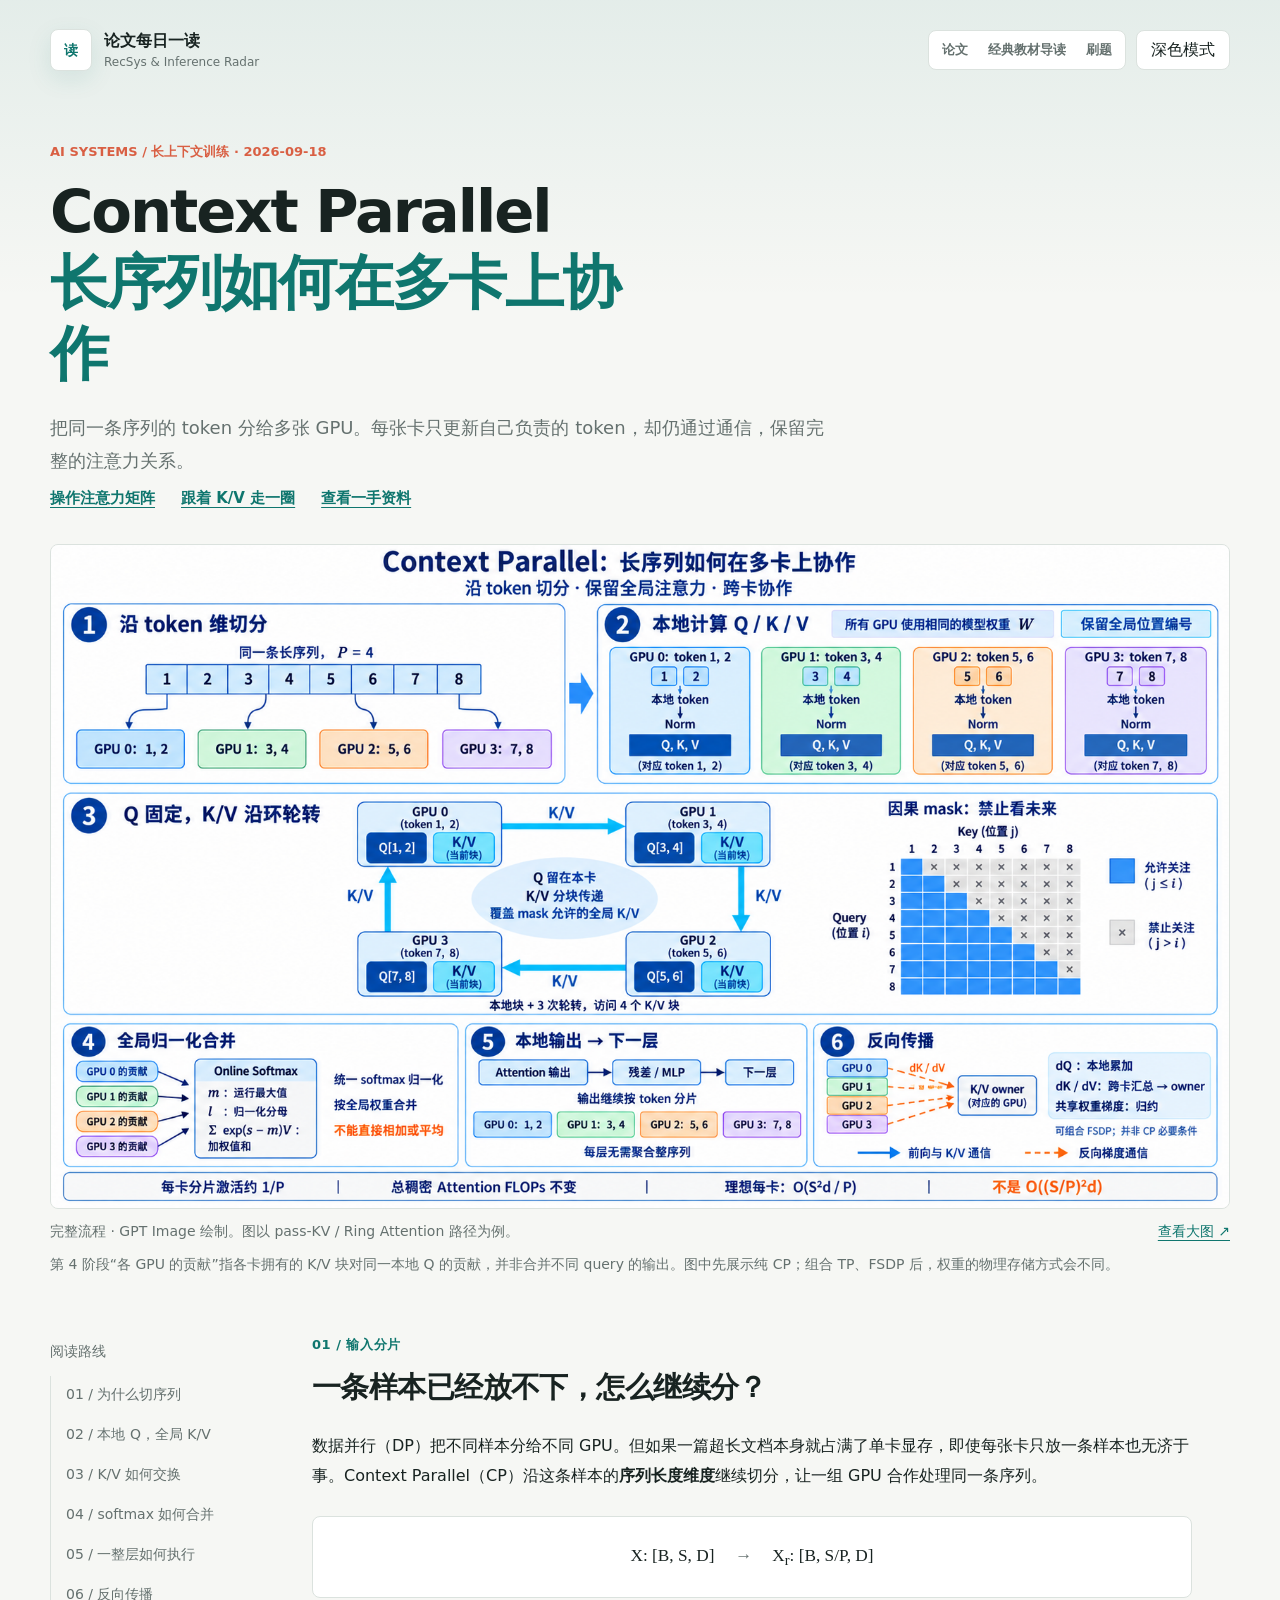
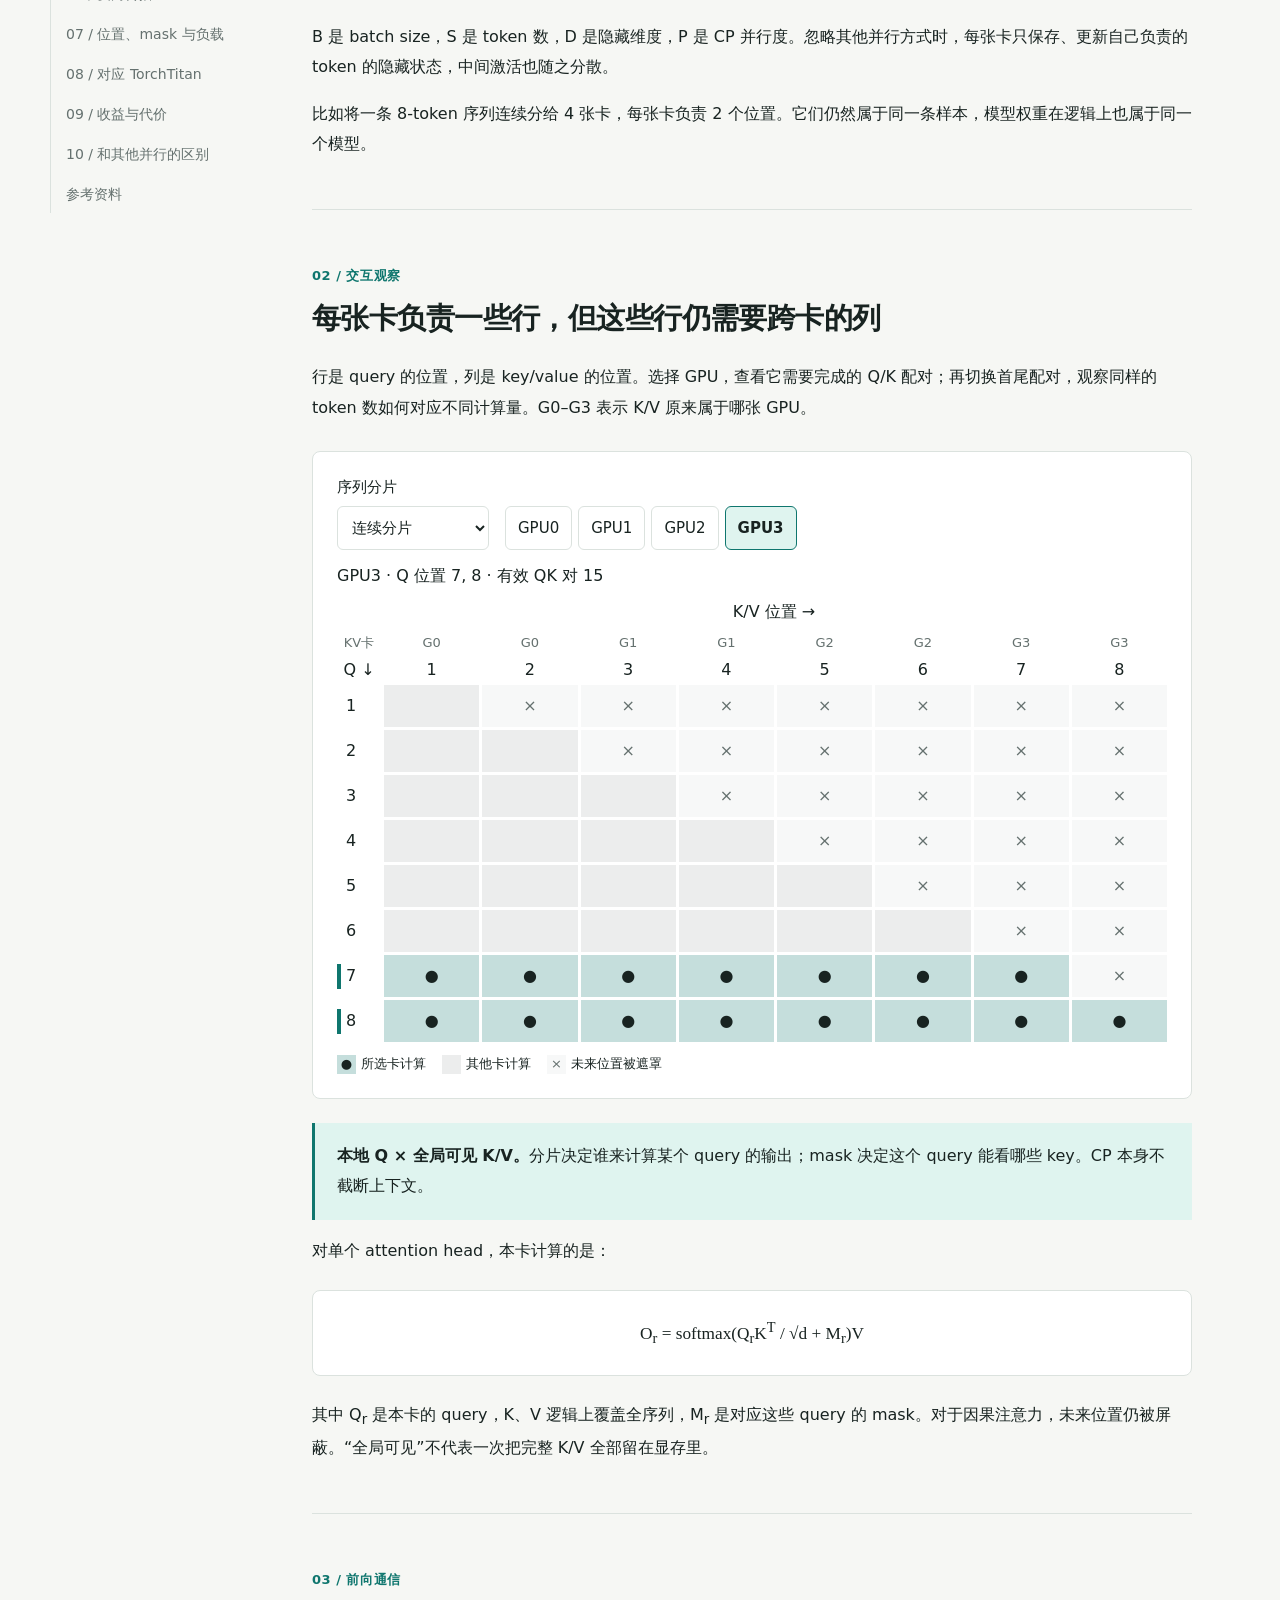
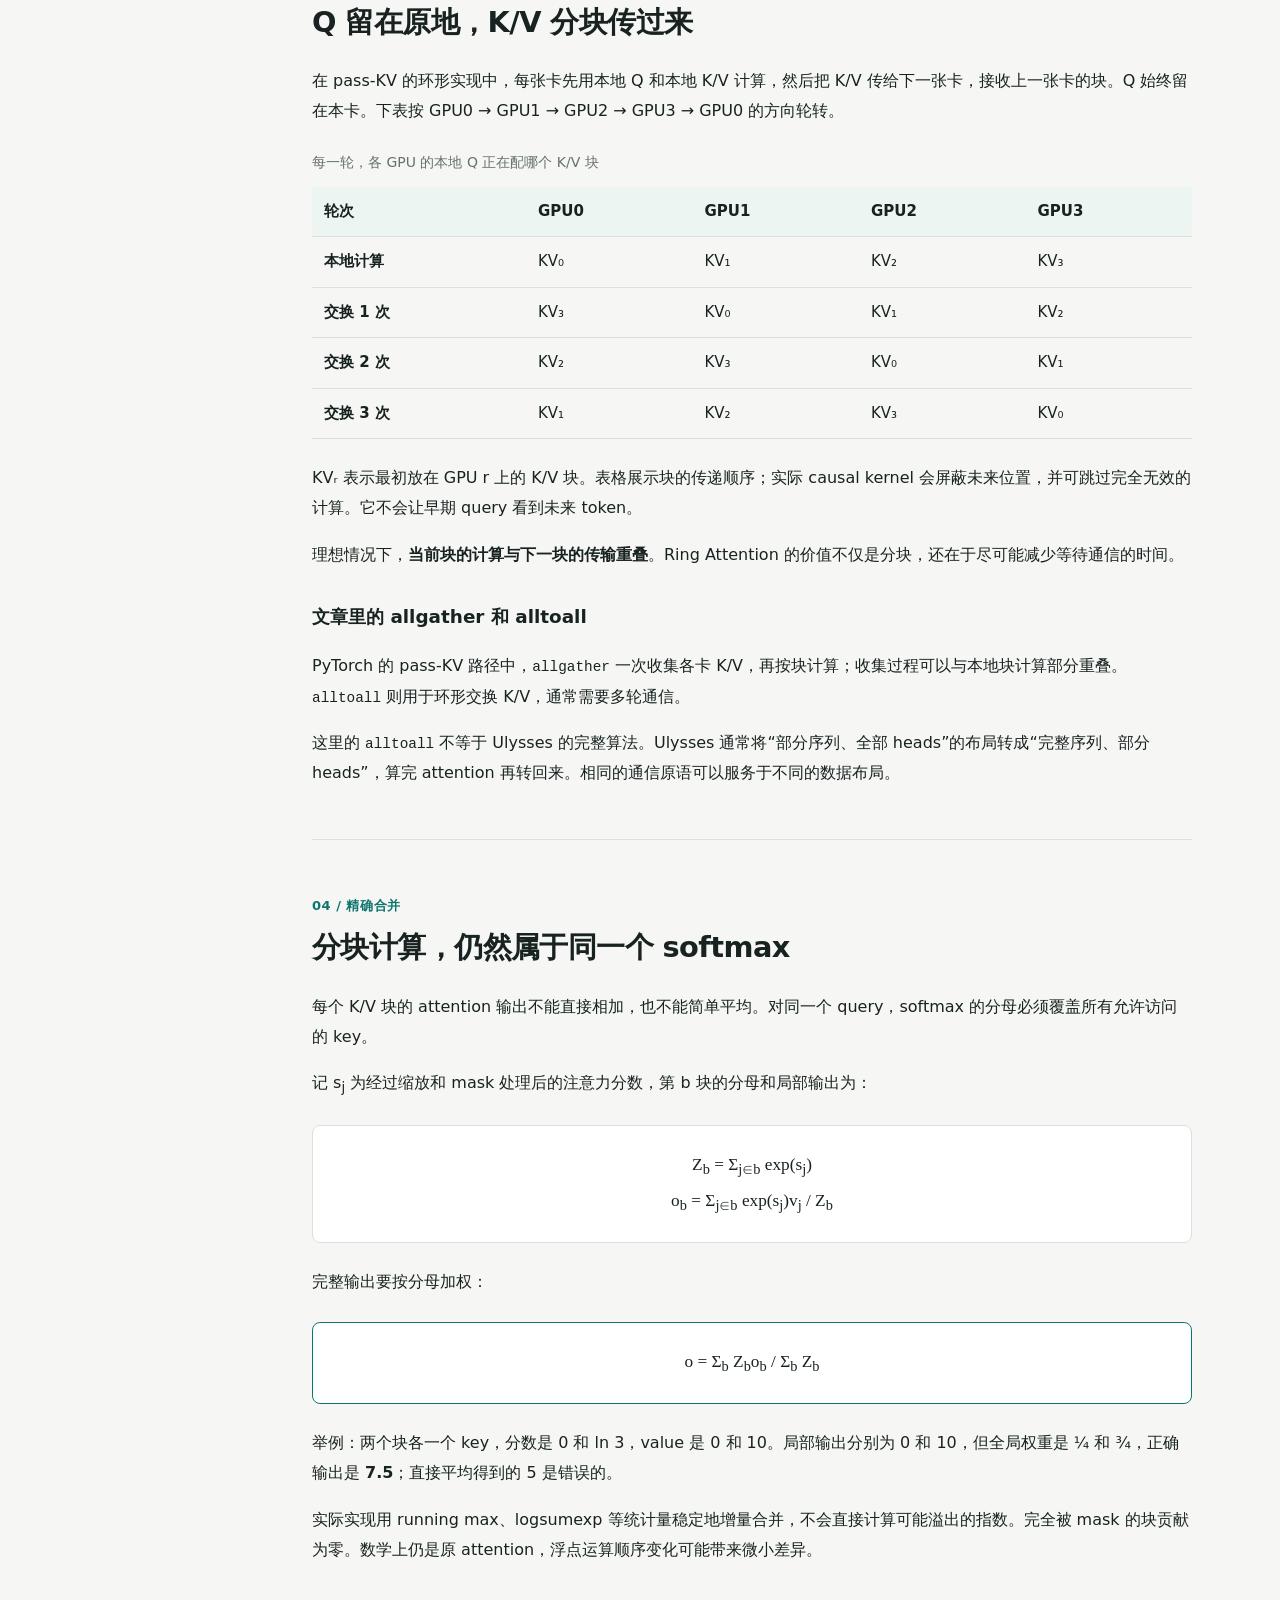
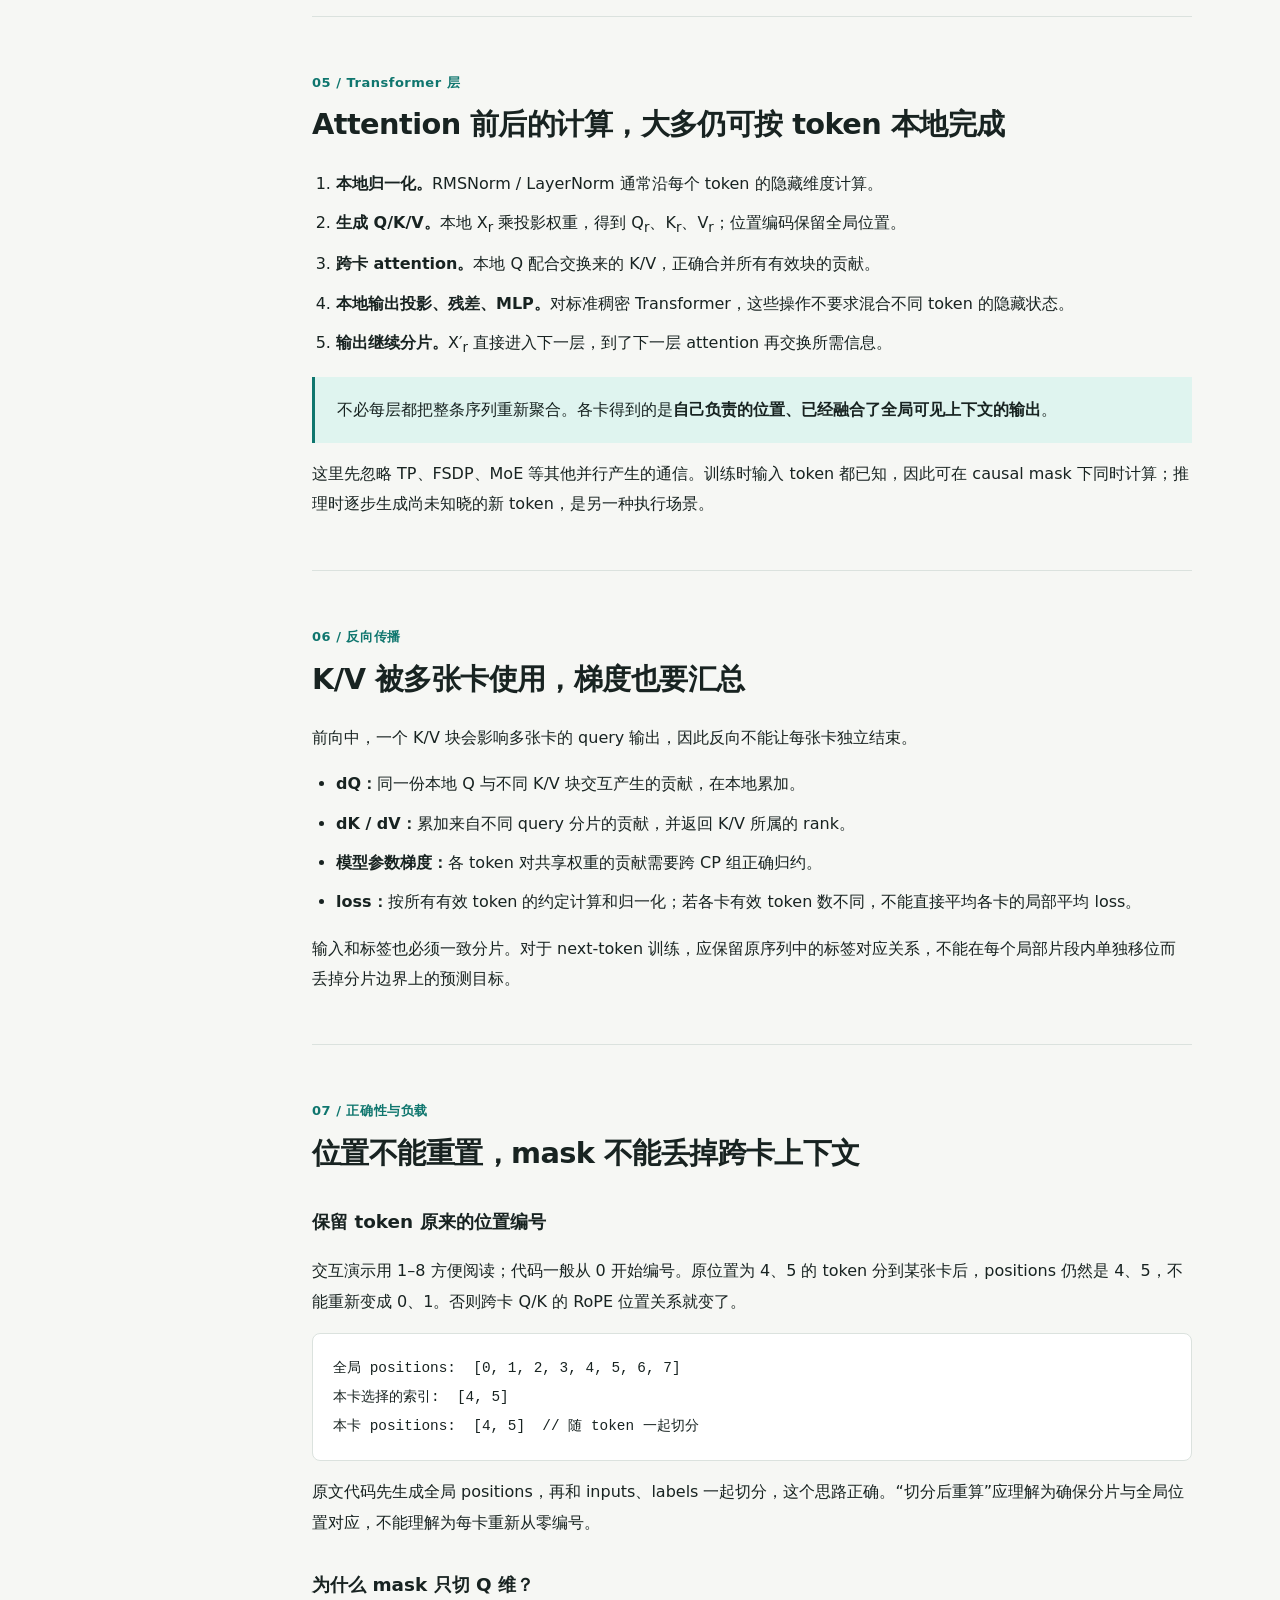
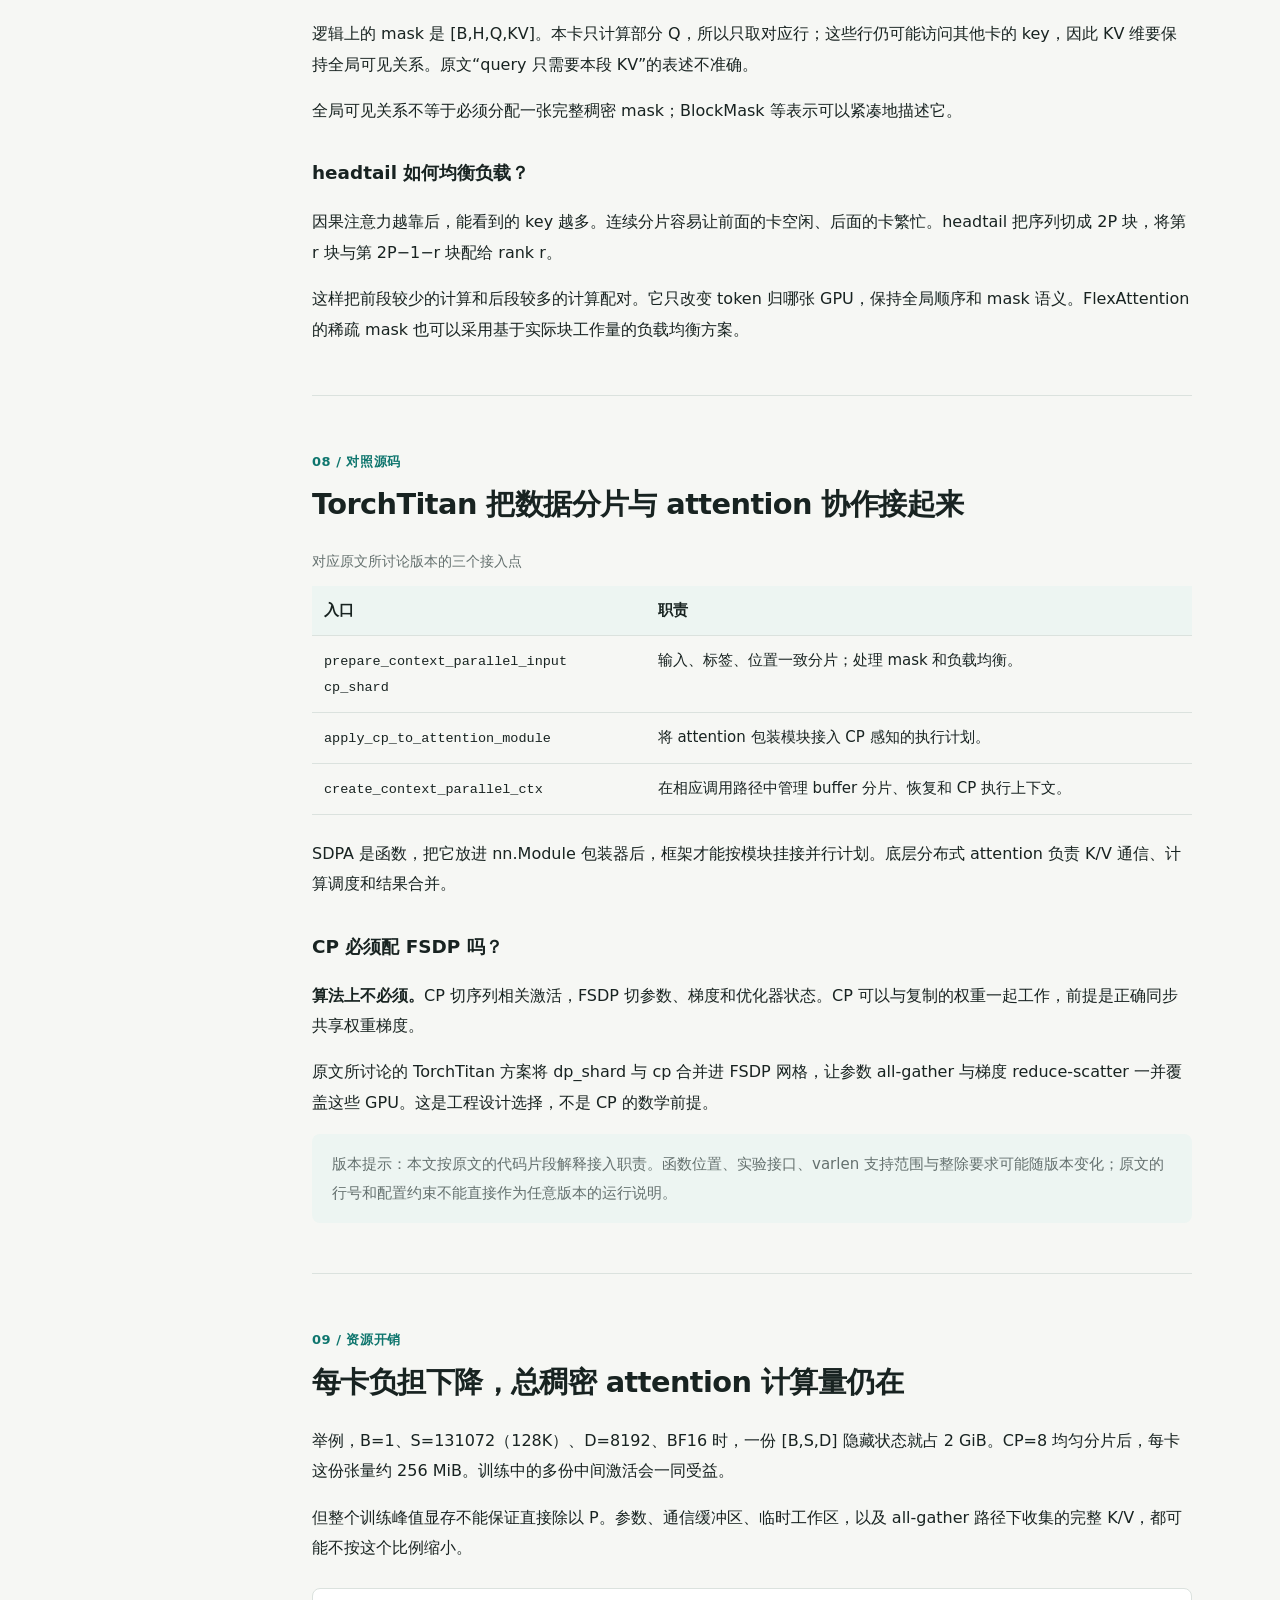
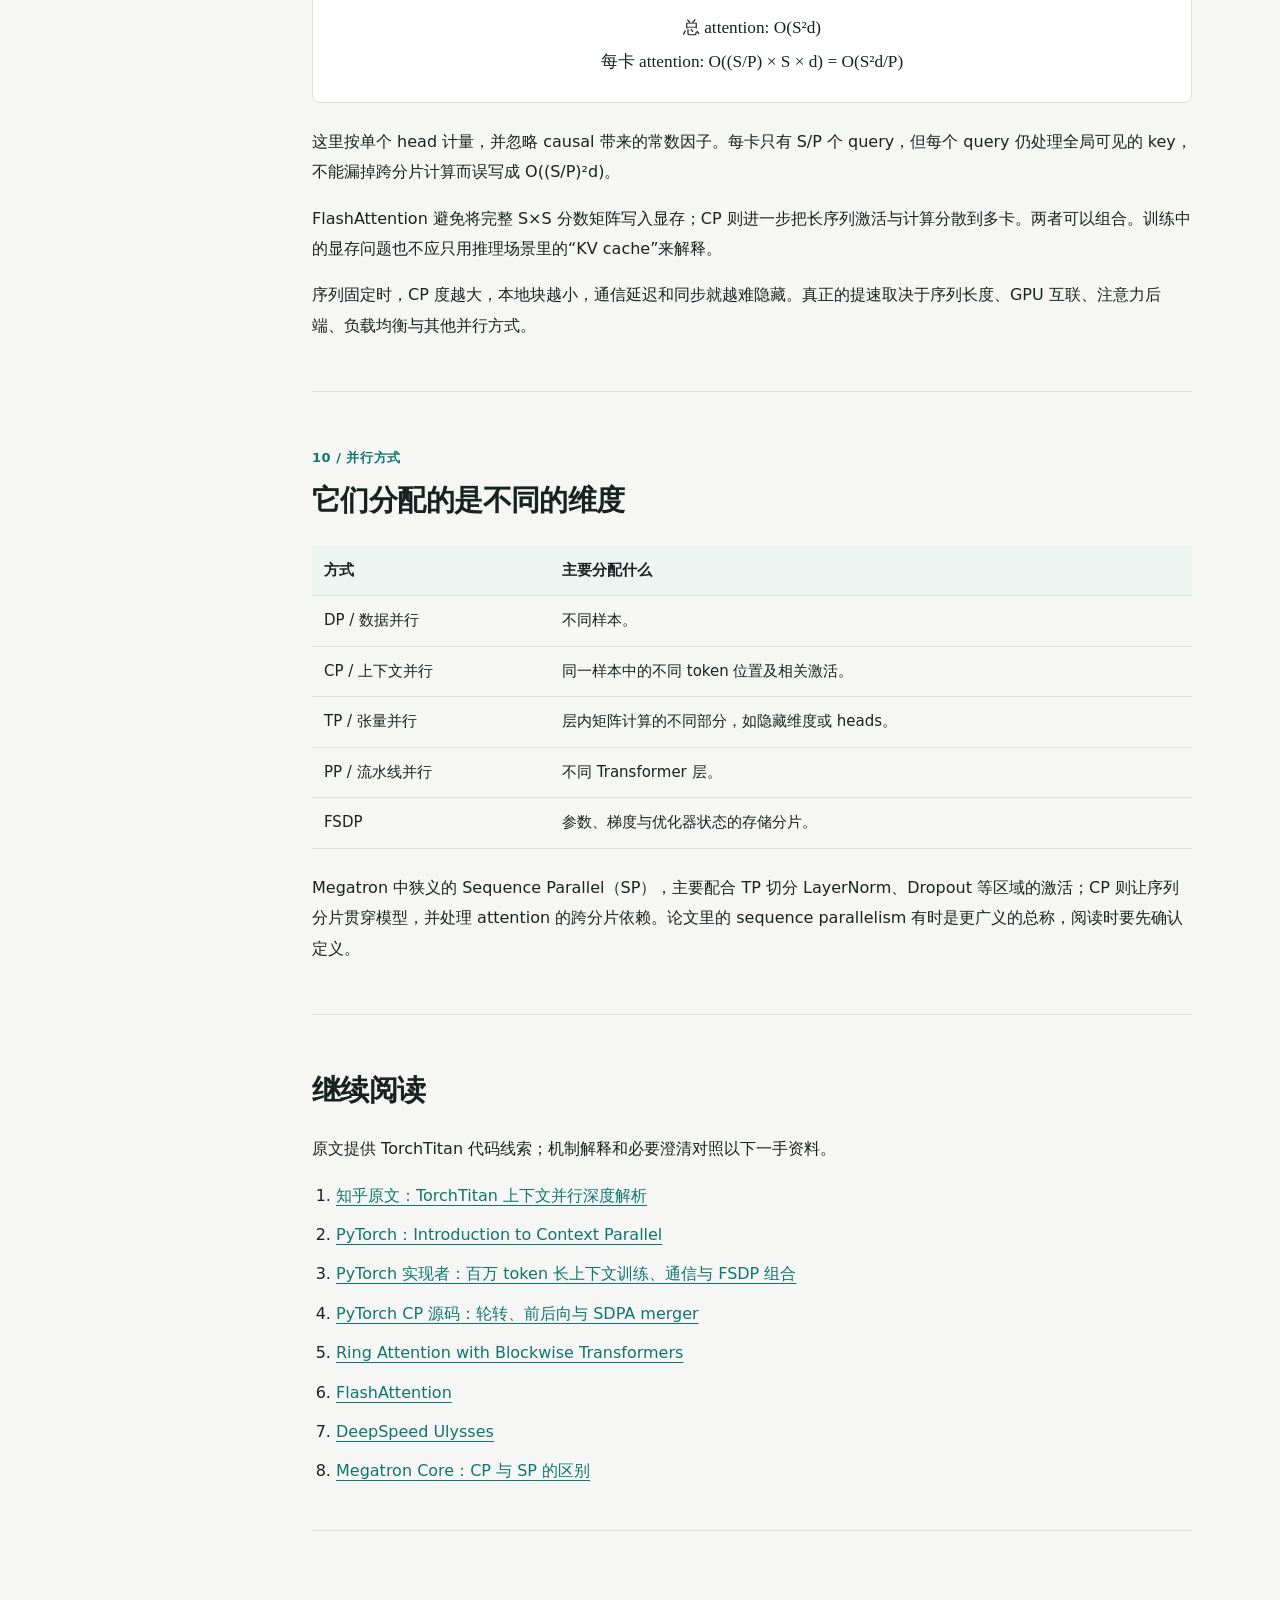
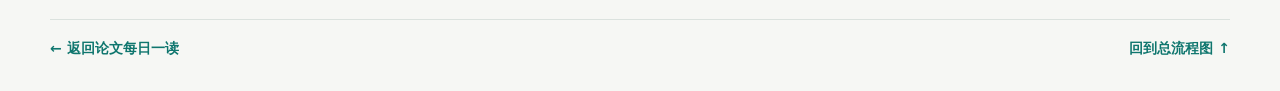
<file: context-parallel/index.html>
<!doctype html>
<html lang="zh-CN">
<head>
  <meta charset="utf-8" />
  <meta name="viewport" content="width=device-width, initial-scale=1" />
  <meta name="description" content="从输入分片、KV 环形交换、全局 softmax 到反向传播，完整理解 Context Parallel。含 GPT Image 流程图及可交互的因果注意力矩阵。" />
  <title>Context Parallel：长序列如何在多卡上协作 · 论文每日一读</title>
  <link rel="stylesheet" href="../styles.css" />
  <link rel="stylesheet" href="styles.css" />
  <link rel="stylesheet" href="attention-demo.css" />
  <script src="theme.js"></script>
</head>
<body>
  <div class="site-shell">
    <header class="topbar" aria-label="站点导航">
      <a class="brand" href="../"><span class="brand-mark">读</span><span><strong>论文每日一读</strong><small>RecSys &amp; Inference Radar</small></span></a>
      <div class="topbar-actions">
        <nav class="site-switcher" aria-label="内容导航">
          <a class="site-switcher-link" href="../">论文</a>
          <a class="site-switcher-link" href="../textbooks/">经典教材导读</a>
          <a class="site-switcher-link" href="../practice/">刷题</a>
        </nav>
        <button class="quiet-button" id="articleTheme" type="button" aria-label="切换明暗主题">切换主题</button>
      </div>
    </header>

    <main>
      <header class="article-header">
        <p class="eyebrow">AI Systems / 长上下文训练 · 2026-09-18</p>
        <h1>Context Parallel<br /><span>长序列如何在多卡上协作</span></h1>
        <p class="article-lead">把同一条序列的 token 分给多张 GPU。每张卡只更新自己负责的 token，却仍通过通信，保留完整的注意力关系。</p>
        <div class="article-links"><a href="#interactive">操作注意力矩阵</a><a href="#ring">跟着 K/V 走一圈</a><a href="#sources">查看一手资料</a></div>
      </header>

      <figure class="overview" id="overview">
        <a href="assets/context-parallel-flow.png" target="_blank" rel="noopener" aria-label="打开 Context Parallel 总流程原图"><img src="assets/context-parallel-flow.png" width="1672" height="941" alt="Context Parallel 六阶段：同一序列分片；本地生成 Q/K/V 并保留全局位置；Q 保留本卡而 K/V 沿四张 GPU 环形交换；用全局 softmax 合并贡献；本地输出进入残差、MLP 和下一层；反向累加 dQ、汇总 dK/dV 和共享权重梯度。" fetchpriority="high" /></a>
        <figcaption><span>完整流程 · GPT Image 绘制。图以 pass-KV / Ring Attention 路径为例。</span><a href="assets/context-parallel-flow.png" target="_blank" rel="noopener">查看大图 ↗</a></figcaption>
        <p class="figure-note">第 4 阶段“各 GPU 的贡献”指各卡拥有的 K/V 块对同一本地 Q 的贡献，并非合并不同 query 的输出。图中先展示纯 CP；组合 TP、FSDP 后，权重的物理存储方式会不同。</p>
      </figure>

      <div class="reading-layout">
        <aside class="article-toc" aria-label="文章目录">
          <p>阅读路线</p>
          <nav>
            <a href="#partition">01 / 为什么切序列</a>
            <a href="#interactive">02 / 本地 Q，全局 K/V</a>
            <a href="#ring">03 / K/V 如何交换</a>
            <a href="#softmax">04 / softmax 如何合并</a>
            <a href="#layer">05 / 一整层如何执行</a>
            <a href="#backward">06 / 反向传播</a>
            <a href="#positions">07 / 位置、mask 与负载</a>
            <a href="#torchtitan">08 / 对应 TorchTitan</a>
            <a href="#cost">09 / 收益与代价</a>
            <a href="#parallelisms">10 / 和其他并行的区别</a>
            <a href="#sources">参考资料</a>
          </nav>
        </aside>

        <article class="article-body">
          <section id="partition">
            <p class="section-number">01 / 输入分片</p>
            <h2>一条样本已经放不下，怎么继续分？</h2>
            <p>数据并行（DP）把不同样本分给不同 GPU。但如果一篇超长文档本身就占满了单卡显存，即使每张卡只放一条样本也无济于事。Context Parallel（CP）沿这条样本的<strong>序列长度维度</strong>继续切分，让一组 GPU 合作处理同一条序列。</p>
            <div class="formula" aria-label="全局输入形状为 B 乘 S 乘 D，本卡输入形状为 B 乘 S 除以 P 乘 D">X: [B, S, D] <span>→</span> X<sub>r</sub>: [B, S/P, D]</div>
            <p>B 是 batch size，S 是 token 数，D 是隐藏维度，P 是 CP 并行度。忽略其他并行方式时，每张卡只保存、更新自己负责的 token 的隐藏状态，中间激活也随之分散。</p>
            <p>比如将一条 8-token 序列连续分给 4 张卡，每张卡负责 2 个位置。它们仍然属于同一条样本，模型权重在逻辑上也属于同一个模型。</p>
          </section>

          <section id="interactive">
            <p class="section-number">02 / 交互观察</p>
            <h2>每张卡负责一些行，但这些行仍需要跨卡的列</h2>
            <p>行是 query 的位置，列是 key/value 的位置。选择 GPU，查看它需要完成的 Q/K 配对；再切换首尾配对，观察同样的 token 数如何对应不同计算量。G0–G3 表示 K/V 原来属于哪张 GPU。</p>
            <div class="attention-demo-host">
              <div id="cp-attention-explainer">
  <div class="viz-controls">
    <label class="form-label" for="cp-partition">序列分片
      <select class="form-select" id="cp-partition">
        <option value="contiguous">连续分片</option>
        <option value="headtail">首尾配对分片</option>
      </select>
    </label>
    <div class="viz-row" role="group" aria-label="选择负责计算的 GPU">
      <button class="btn" type="button" data-gpu="0" aria-pressed="false">GPU0</button>
      <button class="btn" type="button" data-gpu="1" aria-pressed="false">GPU1</button>
      <button class="btn" type="button" data-gpu="2" aria-pressed="false">GPU2</button>
      <button class="btn" type="button" data-gpu="3" aria-pressed="true">GPU3</button>
    </div>
  </div>
  <div class="cp-state tabular-nums" id="cp-state" aria-live="polite">GPU3 · Q 位置 7, 8 · 有效 QK 对 15</div>
  <div class="cp-axis-title">K/V 位置 →</div>
  <div class="cp-matrix tabular-nums" id="cp-matrix" role="img" aria-labelledby="cp-state" aria-describedby="cp-description"></div>
  <div class="cp-legend text-small">
    <span><i class="cp-swatch cp-active" aria-hidden="true">●</i>所选卡计算</span>
    <span><i class="cp-swatch cp-idle" aria-hidden="true"></i>其他卡计算</span>
    <span><i class="cp-swatch cp-masked" aria-hidden="true">×</i>未来位置被遮罩</span>
  </div>
  <div class="sr-only" id="cp-description"></div>
</div>
              <noscript><p>请启用 JavaScript 使用交互演示。连续分片时四张卡分别负责位置 1–2、3–4、5–6、7–8；因果注意力下有效 QK 对数为 3、7、11、15。首尾配对后，各卡有效 QK 对数均为 9。</p></noscript>
            </div>
            <p class="takeaway"><strong>本地 Q × 全局可见 K/V。</strong>分片决定谁来计算某个 query 的输出；mask 决定这个 query 能看哪些 key。CP 本身不截断上下文。</p>
            <p>对单个 attention head，本卡计算的是：</p>
            <div class="formula">O<sub>r</sub> = softmax(Q<sub>r</sub>K<sup>T</sup> / √d + M<sub>r</sub>)V</div>
            <p>其中 Q<sub>r</sub> 是本卡的 query，K、V 逻辑上覆盖全序列，M<sub>r</sub> 是对应这些 query 的 mask。对于因果注意力，未来位置仍被屏蔽。“全局可见”不代表一次把完整 K/V 全部留在显存里。</p>
          </section>

          <section id="ring">
            <p class="section-number">03 / 前向通信</p>
            <h2>Q 留在原地，K/V 分块传过来</h2>
            <p>在 pass-KV 的环形实现中，每张卡先用本地 Q 和本地 K/V 计算，然后把 K/V 传给下一张卡，接收上一张卡的块。Q 始终留在本卡。下表按 GPU0 → GPU1 → GPU2 → GPU3 → GPU0 的方向轮转。</p>
            <div class="table-scroll"><table>
              <caption>每一轮，各 GPU 的本地 Q 正在配哪个 K/V 块</caption>
              <thead><tr><th>轮次</th><th>GPU0</th><th>GPU1</th><th>GPU2</th><th>GPU3</th></tr></thead>
              <tbody>
                <tr><th>本地计算</th><td>KV₀</td><td>KV₁</td><td>KV₂</td><td>KV₃</td></tr>
                <tr><th>交换 1 次</th><td>KV₃</td><td>KV₀</td><td>KV₁</td><td>KV₂</td></tr>
                <tr><th>交换 2 次</th><td>KV₂</td><td>KV₃</td><td>KV₀</td><td>KV₁</td></tr>
                <tr><th>交换 3 次</th><td>KV₁</td><td>KV₂</td><td>KV₃</td><td>KV₀</td></tr>
              </tbody>
            </table></div>
            <p>KVᵣ 表示最初放在 GPU r 上的 K/V 块。表格展示块的传递顺序；实际 causal kernel 会屏蔽未来位置，并可跳过完全无效的计算。它不会让早期 query 看到未来 token。</p>
            <p>理想情况下，<strong>当前块的计算与下一块的传输重叠</strong>。Ring Attention 的价值不仅是分块，还在于尽可能减少等待通信的时间。</p>
            <h3>文章里的 allgather 和 alltoall</h3>
            <p>PyTorch 的 pass-KV 路径中，<code>allgather</code> 一次收集各卡 K/V，再按块计算；收集过程可以与本地块计算部分重叠。<code>alltoall</code> 则用于环形交换 K/V，通常需要多轮通信。</p>
            <p>这里的 <code>alltoall</code> 不等于 Ulysses 的完整算法。Ulysses 通常将“部分序列、全部 heads”的布局转成“完整序列、部分 heads”，算完 attention 再转回来。相同的通信原语可以服务于不同的数据布局。</p>
          </section>

          <section id="softmax">
            <p class="section-number">04 / 精确合并</p>
            <h2>分块计算，仍然属于同一个 softmax</h2>
            <p>每个 K/V 块的 attention 输出不能直接相加，也不能简单平均。对同一个 query，softmax 的分母必须覆盖所有允许访问的 key。</p>
            <p>记 s<sub>j</sub> 为经过缩放和 mask 处理后的注意力分数，第 b 块的分母和局部输出为：</p>
            <div class="formula">Z<sub>b</sub> = Σ<sub>j∈b</sub> exp(s<sub>j</sub>)<br />o<sub>b</sub> = Σ<sub>j∈b</sub> exp(s<sub>j</sub>)v<sub>j</sub> / Z<sub>b</sub></div>
            <p>完整输出要按分母加权：</p>
            <div class="formula formula-emphasis">o = Σ<sub>b</sub> Z<sub>b</sub>o<sub>b</sub> / Σ<sub>b</sub> Z<sub>b</sub></div>
            <p>举例：两个块各一个 key，分数是 0 和 ln 3，value 是 0 和 10。局部输出分别为 0 和 10，但全局权重是 ¼ 和 ¾，正确输出是 <strong>7.5</strong>；直接平均得到的 5 是错误的。</p>
            <p>实际实现用 running max、logsumexp 等统计量稳定地增量合并，不会直接计算可能溢出的指数。完全被 mask 的块贡献为零。数学上仍是原 attention，浮点运算顺序变化可能带来微小差异。</p>
          </section>

          <section id="layer">
            <p class="section-number">05 / Transformer 层</p>
            <h2>Attention 前后的计算，大多仍可按 token 本地完成</h2>
            <ol class="process-list">
              <li><strong>本地归一化。</strong>RMSNorm / LayerNorm 通常沿每个 token 的隐藏维度计算。</li>
              <li><strong>生成 Q/K/V。</strong>本地 X<sub>r</sub> 乘投影权重，得到 Q<sub>r</sub>、K<sub>r</sub>、V<sub>r</sub>；位置编码保留全局位置。</li>
              <li><strong>跨卡 attention。</strong>本地 Q 配合交换来的 K/V，正确合并所有有效块的贡献。</li>
              <li><strong>本地输出投影、残差、MLP。</strong>对标准稠密 Transformer，这些操作不要求混合不同 token 的隐藏状态。</li>
              <li><strong>输出继续分片。</strong>X′<sub>r</sub> 直接进入下一层，到了下一层 attention 再交换所需信息。</li>
            </ol>
            <p class="takeaway">不必每层都把整条序列重新聚合。各卡得到的是<strong>自己负责的位置、已经融合了全局可见上下文的输出</strong>。</p>
            <p>这里先忽略 TP、FSDP、MoE 等其他并行产生的通信。训练时输入 token 都已知，因此可在 causal mask 下同时计算；推理时逐步生成尚未知晓的新 token，是另一种执行场景。</p>
          </section>

          <section id="backward">
            <p class="section-number">06 / 反向传播</p>
            <h2>K/V 被多张卡使用，梯度也要汇总</h2>
            <p>前向中，一个 K/V 块会影响多张卡的 query 输出，因此反向不能让每张卡独立结束。</p>
            <ul>
              <li><strong>dQ：</strong>同一份本地 Q 与不同 K/V 块交互产生的贡献，在本地累加。</li>
              <li><strong>dK / dV：</strong>累加来自不同 query 分片的贡献，并返回 K/V 所属的 rank。</li>
              <li><strong>模型参数梯度：</strong>各 token 对共享权重的贡献需要跨 CP 组正确归约。</li>
              <li><strong>loss：</strong>按所有有效 token 的约定计算和归一化；若各卡有效 token 数不同，不能直接平均各卡的局部平均 loss。</li>
            </ul>
            <p>输入和标签也必须一致分片。对于 next-token 训练，应保留原序列中的标签对应关系，不能在每个局部片段内单独移位而丢掉分片边界上的预测目标。</p>
          </section>

          <section id="positions">
            <p class="section-number">07 / 正确性与负载</p>
            <h2>位置不能重置，mask 不能丢掉跨卡上下文</h2>
            <h3>保留 token 原来的位置编号</h3>
            <p>交互演示用 1–8 方便阅读；代码一般从 0 开始编号。原位置为 4、5 的 token 分到某张卡后，positions 仍然是 4、5，不能重新变成 0、1。否则跨卡 Q/K 的 RoPE 位置关系就变了。</p>
            <pre><code>全局 positions:  [0, 1, 2, 3, 4, 5, 6, 7]
本卡选择的索引:  [4, 5]
本卡 positions:  [4, 5]  // 随 token 一起切分</code></pre>
            <p>原文代码先生成全局 positions，再和 inputs、labels 一起切分，这个思路正确。“切分后重算”应理解为确保分片与全局位置对应，不能理解为每卡重新从零编号。</p>
            <h3>为什么 mask 只切 Q 维？</h3>
            <p>逻辑上的 mask 是 [B,H,Q,KV]。本卡只计算部分 Q，所以只取对应行；这些行仍可能访问其他卡的 key，因此 KV 维要保持全局可见关系。原文“query 只需要本段 KV”的表述不准确。</p>
            <p>全局可见关系不等于必须分配一张完整稠密 mask；BlockMask 等表示可以紧凑地描述它。</p>
            <h3>headtail 如何均衡负载？</h3>
            <p>因果注意力越靠后，能看到的 key 越多。连续分片容易让前面的卡空闲、后面的卡繁忙。headtail 把序列切成 2P 块，将第 r 块与第 2P−1−r 块配给 rank r。</p>
            <p>这样把前段较少的计算和后段较多的计算配对。它只改变 token 归哪张 GPU，保持全局顺序和 mask 语义。FlexAttention 的稀疏 mask 也可以采用基于实际块工作量的负载均衡方案。</p>
          </section>

          <section id="torchtitan">
            <p class="section-number">08 / 对照源码</p>
            <h2>TorchTitan 把数据分片与 attention 协作接起来</h2>
            <div class="table-scroll"><table>
              <caption>对应原文所讨论版本的三个接入点</caption>
              <thead><tr><th>入口</th><th>职责</th></tr></thead>
              <tbody>
                <tr><td><code>prepare_context_parallel_input</code><br /><code>cp_shard</code></td><td>输入、标签、位置一致分片；处理 mask 和负载均衡。</td></tr>
                <tr><td><code>apply_cp_to_attention_module</code></td><td>将 attention 包装模块接入 CP 感知的执行计划。</td></tr>
                <tr><td><code>create_context_parallel_ctx</code></td><td>在相应调用路径中管理 buffer 分片、恢复和 CP 执行上下文。</td></tr>
              </tbody>
            </table></div>
            <p>SDPA 是函数，把它放进 nn.Module 包装器后，框架才能按模块挂接并行计划。底层分布式 attention 负责 K/V 通信、计算调度和结果合并。</p>
            <h3>CP 必须配 FSDP 吗？</h3>
            <p><strong>算法上不必须。</strong>CP 切序列相关激活，FSDP 切参数、梯度和优化器状态。CP 可以与复制的权重一起工作，前提是正确同步共享权重梯度。</p>
            <p>原文所讨论的 TorchTitan 方案将 dp_shard 与 cp 合并进 FSDP 网格，让参数 all-gather 与梯度 reduce-scatter 一并覆盖这些 GPU。这是工程设计选择，不是 CP 的数学前提。</p>
            <p class="note">版本提示：本文按原文的代码片段解释接入职责。函数位置、实验接口、varlen 支持范围与整除要求可能随版本变化；原文的行号和配置约束不能直接作为任意版本的运行说明。</p>
          </section>

          <section id="cost">
            <p class="section-number">09 / 资源开销</p>
            <h2>每卡负担下降，总稠密 attention 计算量仍在</h2>
            <p>举例，B=1、S=131072（128K）、D=8192、BF16 时，一份 [B,S,D] 隐藏状态就占 2 GiB。CP=8 均匀分片后，每卡这份张量约 256 MiB。训练中的多份中间激活会一同受益。</p>
            <p>但整个训练峰值显存不能保证直接除以 P。参数、通信缓冲区、临时工作区，以及 all-gather 路径下收集的完整 K/V，都可能不按这个比例缩小。</p>
            <div class="formula">总 attention: O(S²d)<br />每卡 attention: O((S/P) × S × d) = O(S²d/P)</div>
            <p>这里按单个 head 计量，并忽略 causal 带来的常数因子。每卡只有 S/P 个 query，但每个 query 仍处理全局可见的 key，不能漏掉跨分片计算而误写成 O((S/P)²d)。</p>
            <p>FlashAttention 避免将完整 S×S 分数矩阵写入显存；CP 则进一步把长序列激活与计算分散到多卡。两者可以组合。训练中的显存问题也不应只用推理场景里的“KV cache”来解释。</p>
            <p>序列固定时，CP 度越大，本地块越小，通信延迟和同步就越难隐藏。真正的提速取决于序列长度、GPU 互联、注意力后端、负载均衡与其他并行方式。</p>
          </section>

          <section id="parallelisms">
            <p class="section-number">10 / 并行方式</p>
            <h2>它们分配的是不同的维度</h2>
            <div class="table-scroll"><table>
              <thead><tr><th>方式</th><th>主要分配什么</th></tr></thead>
              <tbody>
                <tr><td>DP / 数据并行</td><td>不同样本。</td></tr>
                <tr><td>CP / 上下文并行</td><td>同一样本中的不同 token 位置及相关激活。</td></tr>
                <tr><td>TP / 张量并行</td><td>层内矩阵计算的不同部分，如隐藏维度或 heads。</td></tr>
                <tr><td>PP / 流水线并行</td><td>不同 Transformer 层。</td></tr>
                <tr><td>FSDP</td><td>参数、梯度与优化器状态的存储分片。</td></tr>
              </tbody>
            </table></div>
            <p>Megatron 中狭义的 Sequence Parallel（SP），主要配合 TP 切分 LayerNorm、Dropout 等区域的激活；CP 则让序列分片贯穿模型，并处理 attention 的跨分片依赖。论文里的 sequence parallelism 有时是更广义的总称，阅读时要先确认定义。</p>
          </section>

          <section id="sources" class="references">
            <h2>继续阅读</h2>
            <p>原文提供 TorchTitan 代码线索；机制解释和必要澄清对照以下一手资料。</p>
            <ol>
              <li><a href="https://zhuanlan.zhihu.com/p/2077195962246751819">知乎原文：TorchTitan 上下文并行深度解析</a></li>
              <li><a href="https://docs.pytorch.org/tutorials/unstable/context_parallel.html">PyTorch：Introduction to Context Parallel</a></li>
              <li><a href="https://discuss.pytorch.org/t/distributed-w-torchtitan-breaking-barriers-training-long-context-llms-with-1m-sequence-length-in-pytorch-using-context-parallel/215082">PyTorch 实现者：百万 token 长上下文训练、通信与 FSDP 组合</a></li>
              <li><a href="https://github.com/pytorch/pytorch/blob/main/torch/distributed/tensor/experimental/_context_parallel/_attention.py">PyTorch CP 源码：轮转、前后向与 SDPA merger</a></li>
              <li><a href="https://arxiv.org/abs/2310.01889">Ring Attention with Blockwise Transformers</a></li>
              <li><a href="https://arxiv.org/abs/2205.14135">FlashAttention</a></li>
              <li><a href="https://arxiv.org/abs/2309.14509">DeepSpeed Ulysses</a></li>
              <li><a href="https://docs.nvidia.com/megatron-core/developer-guide/latest/user-guide/features/context_parallel.html">Megatron Core：CP 与 SP 的区别</a></li>
            </ol>
          </section>
        </article>
      </div>
    </main>
    <footer class="site-footer"><a href="../">← 返回论文每日一读</a><a href="#overview">回到总流程图 ↑</a></footer>
  </div>
  <script src="attention-demo.js"></script>
</body>
</html>
</file>
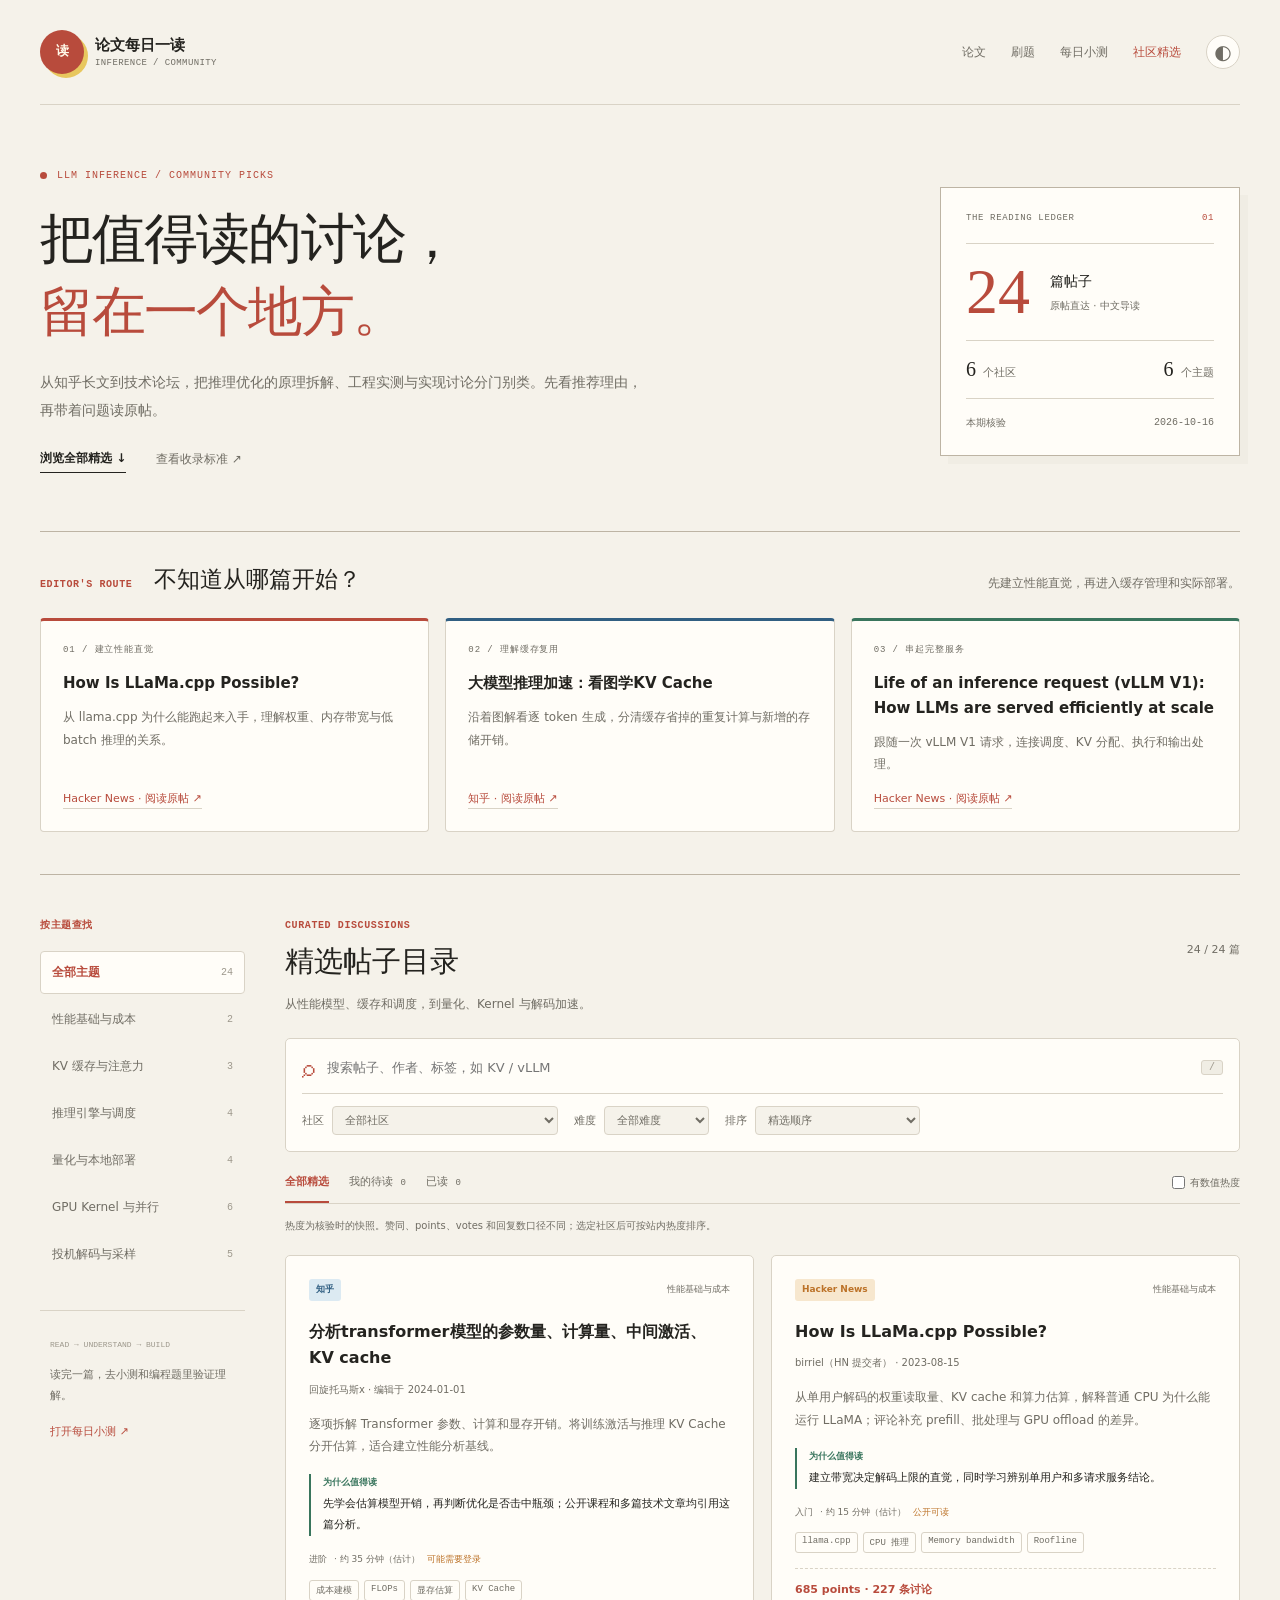
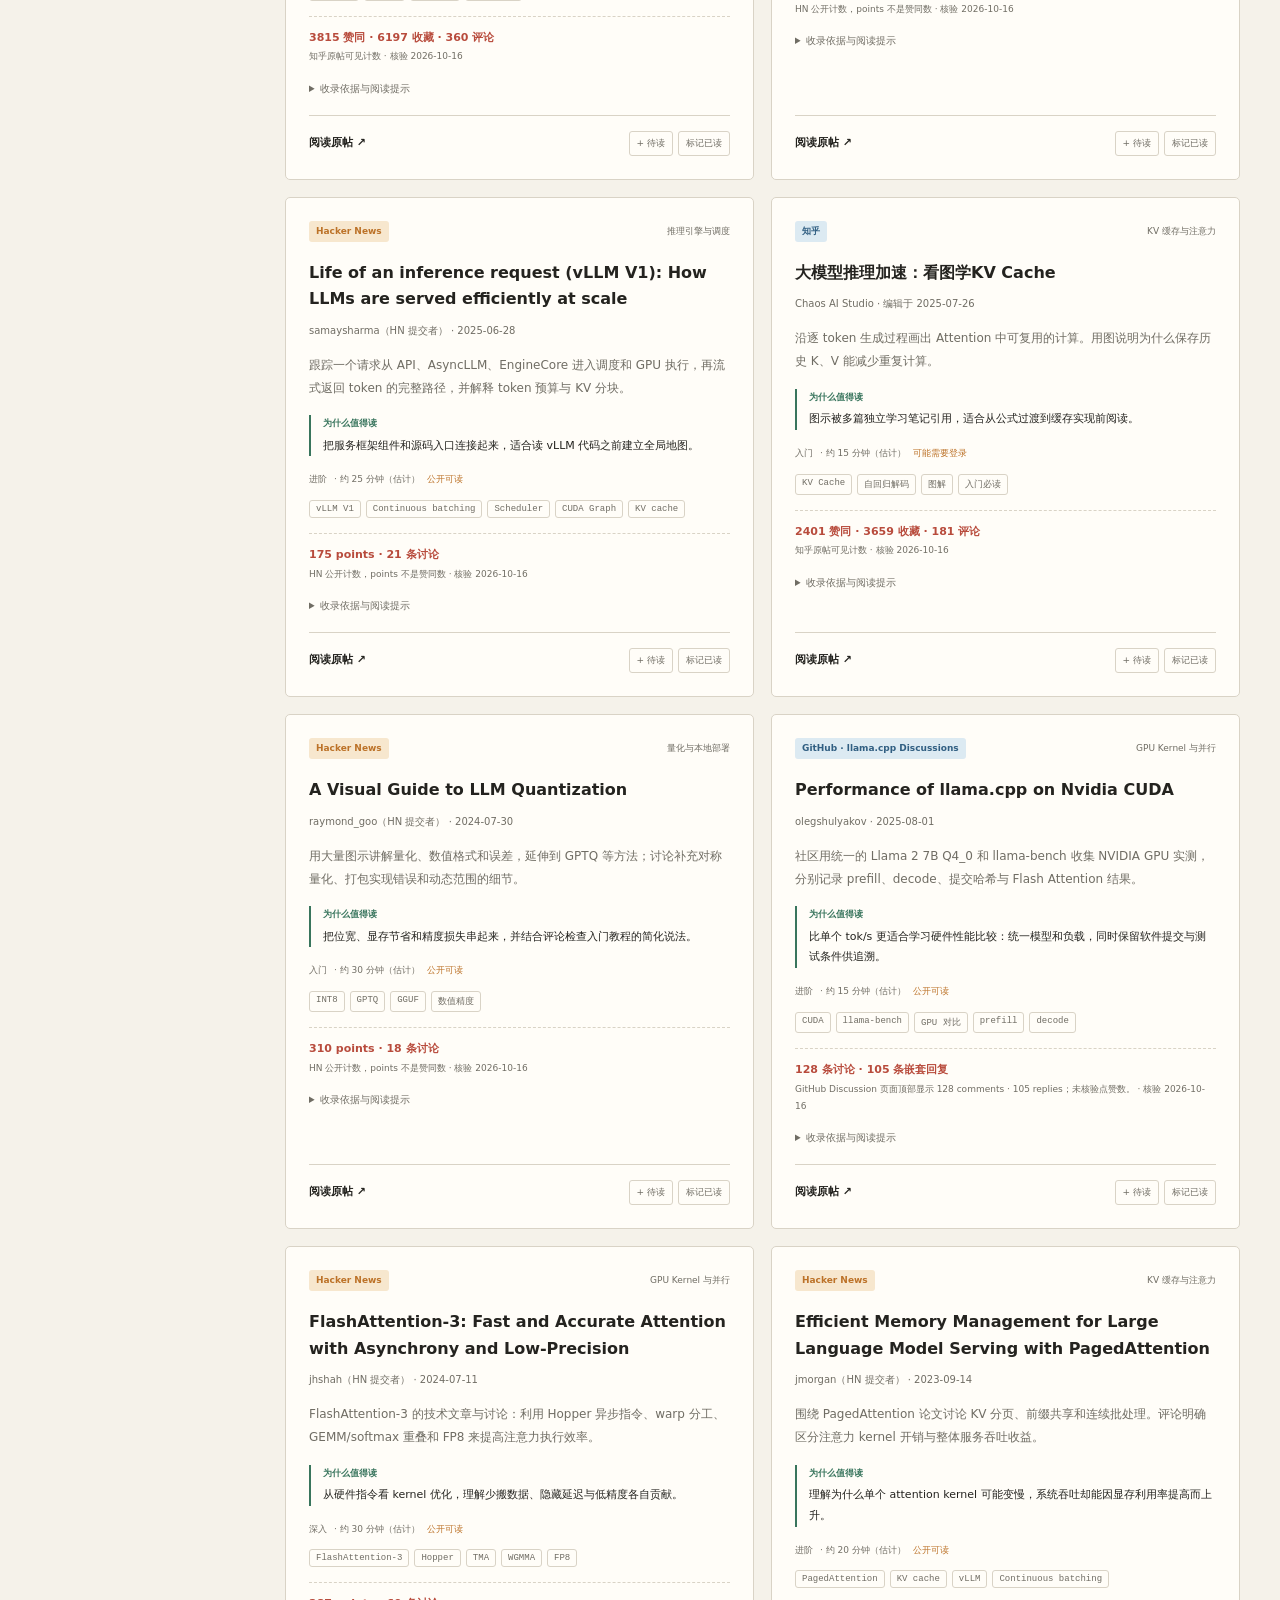
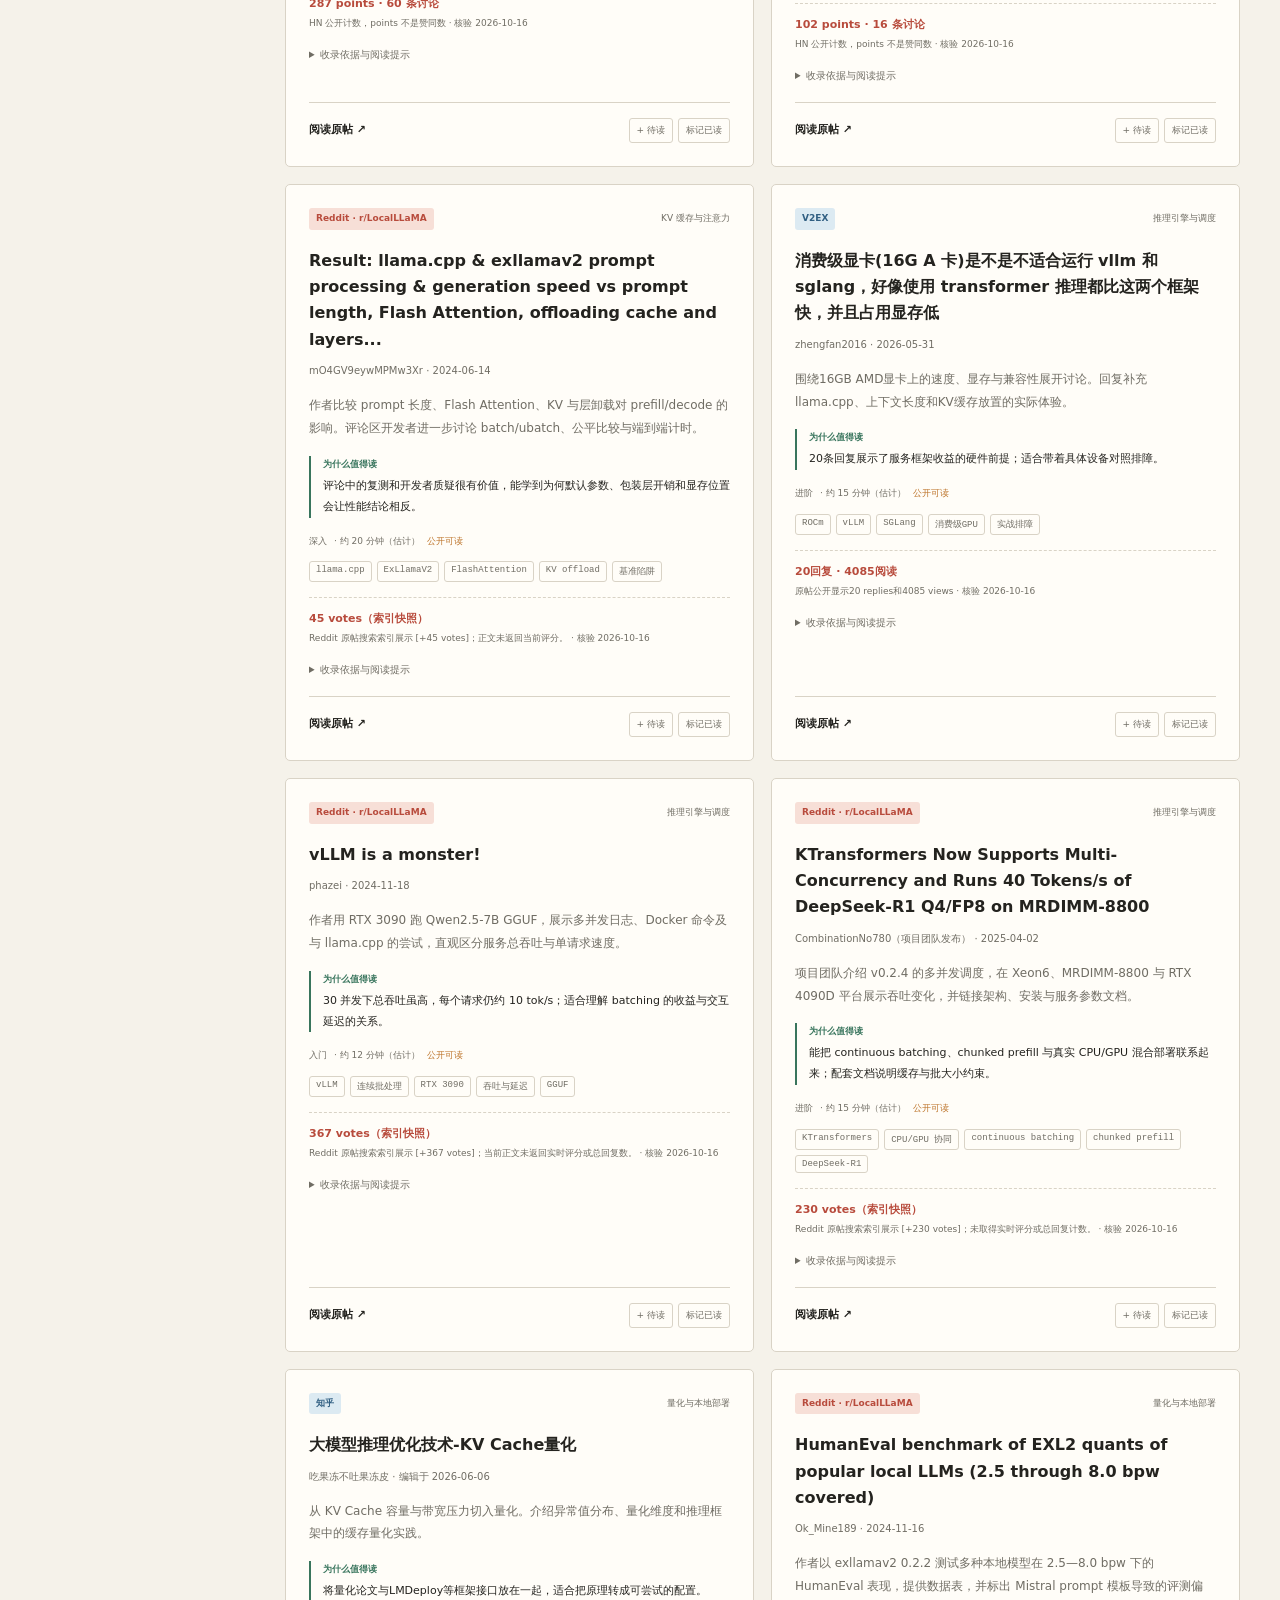
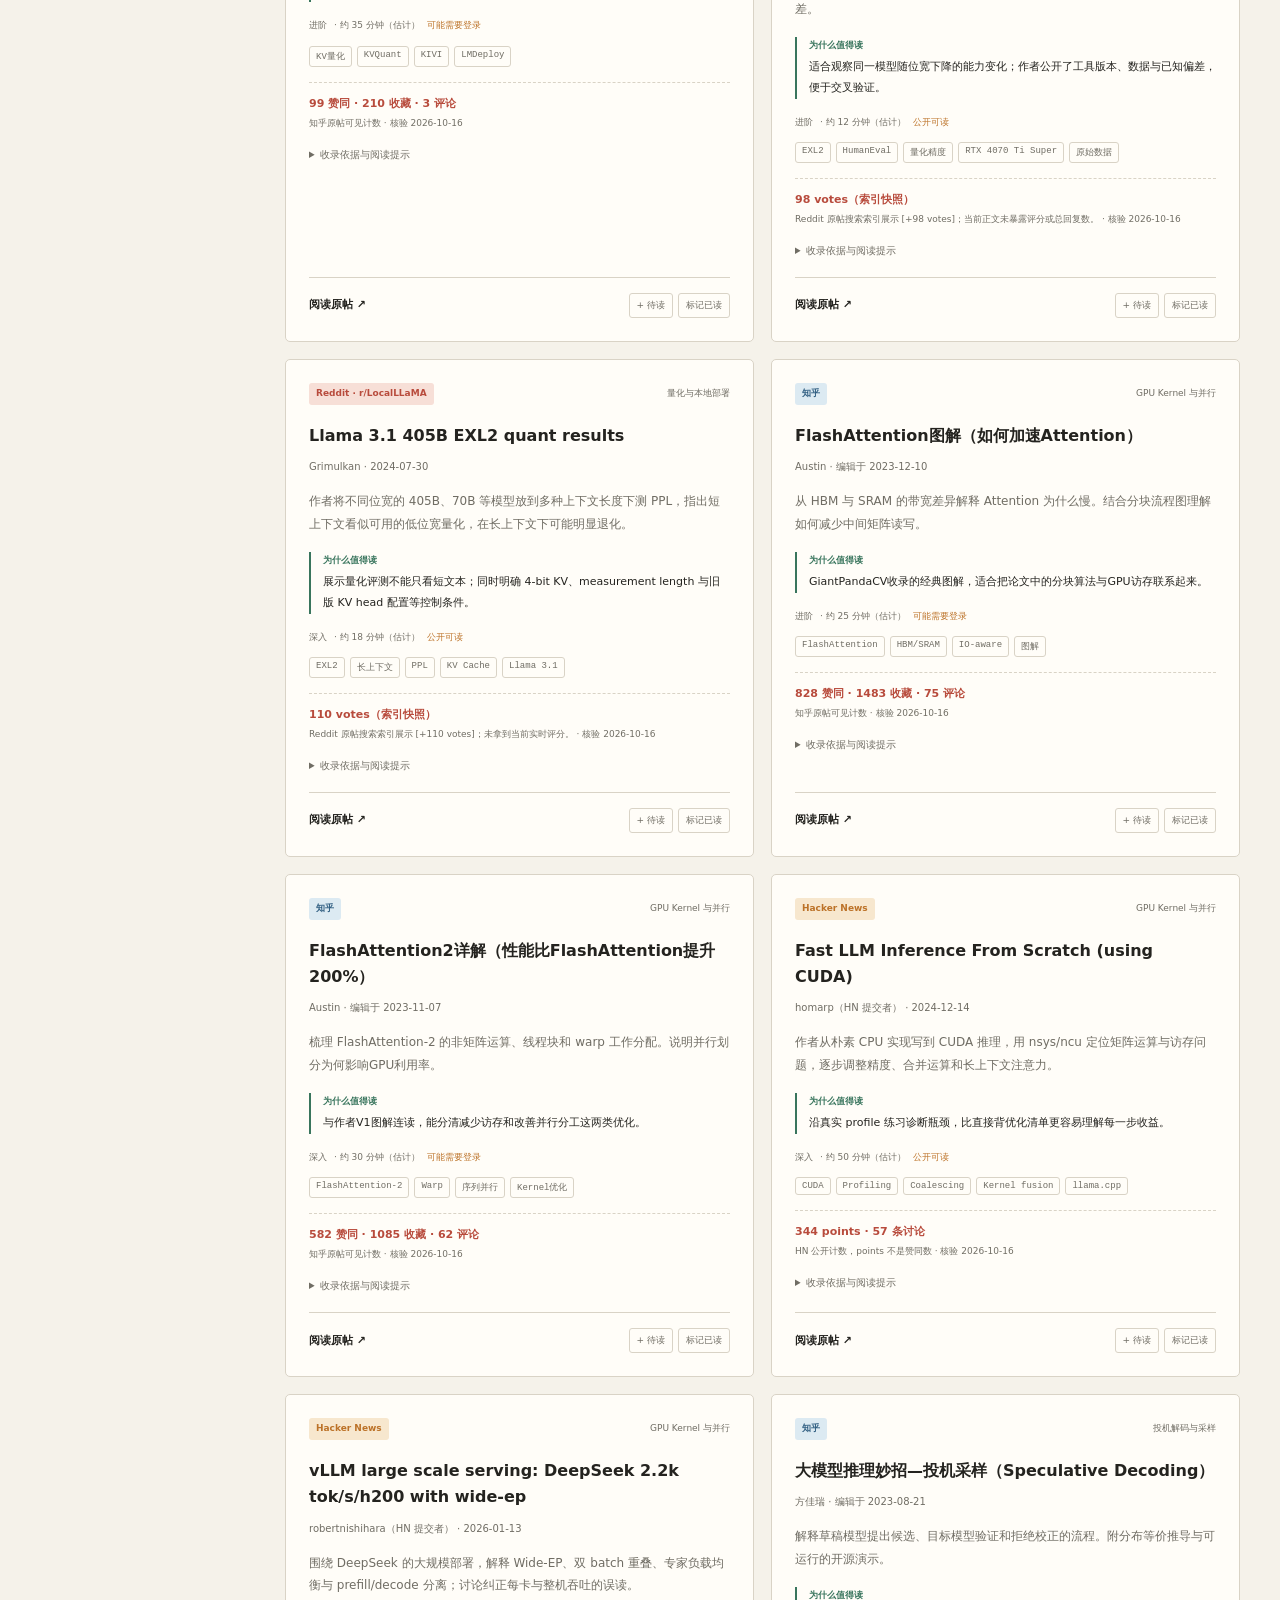
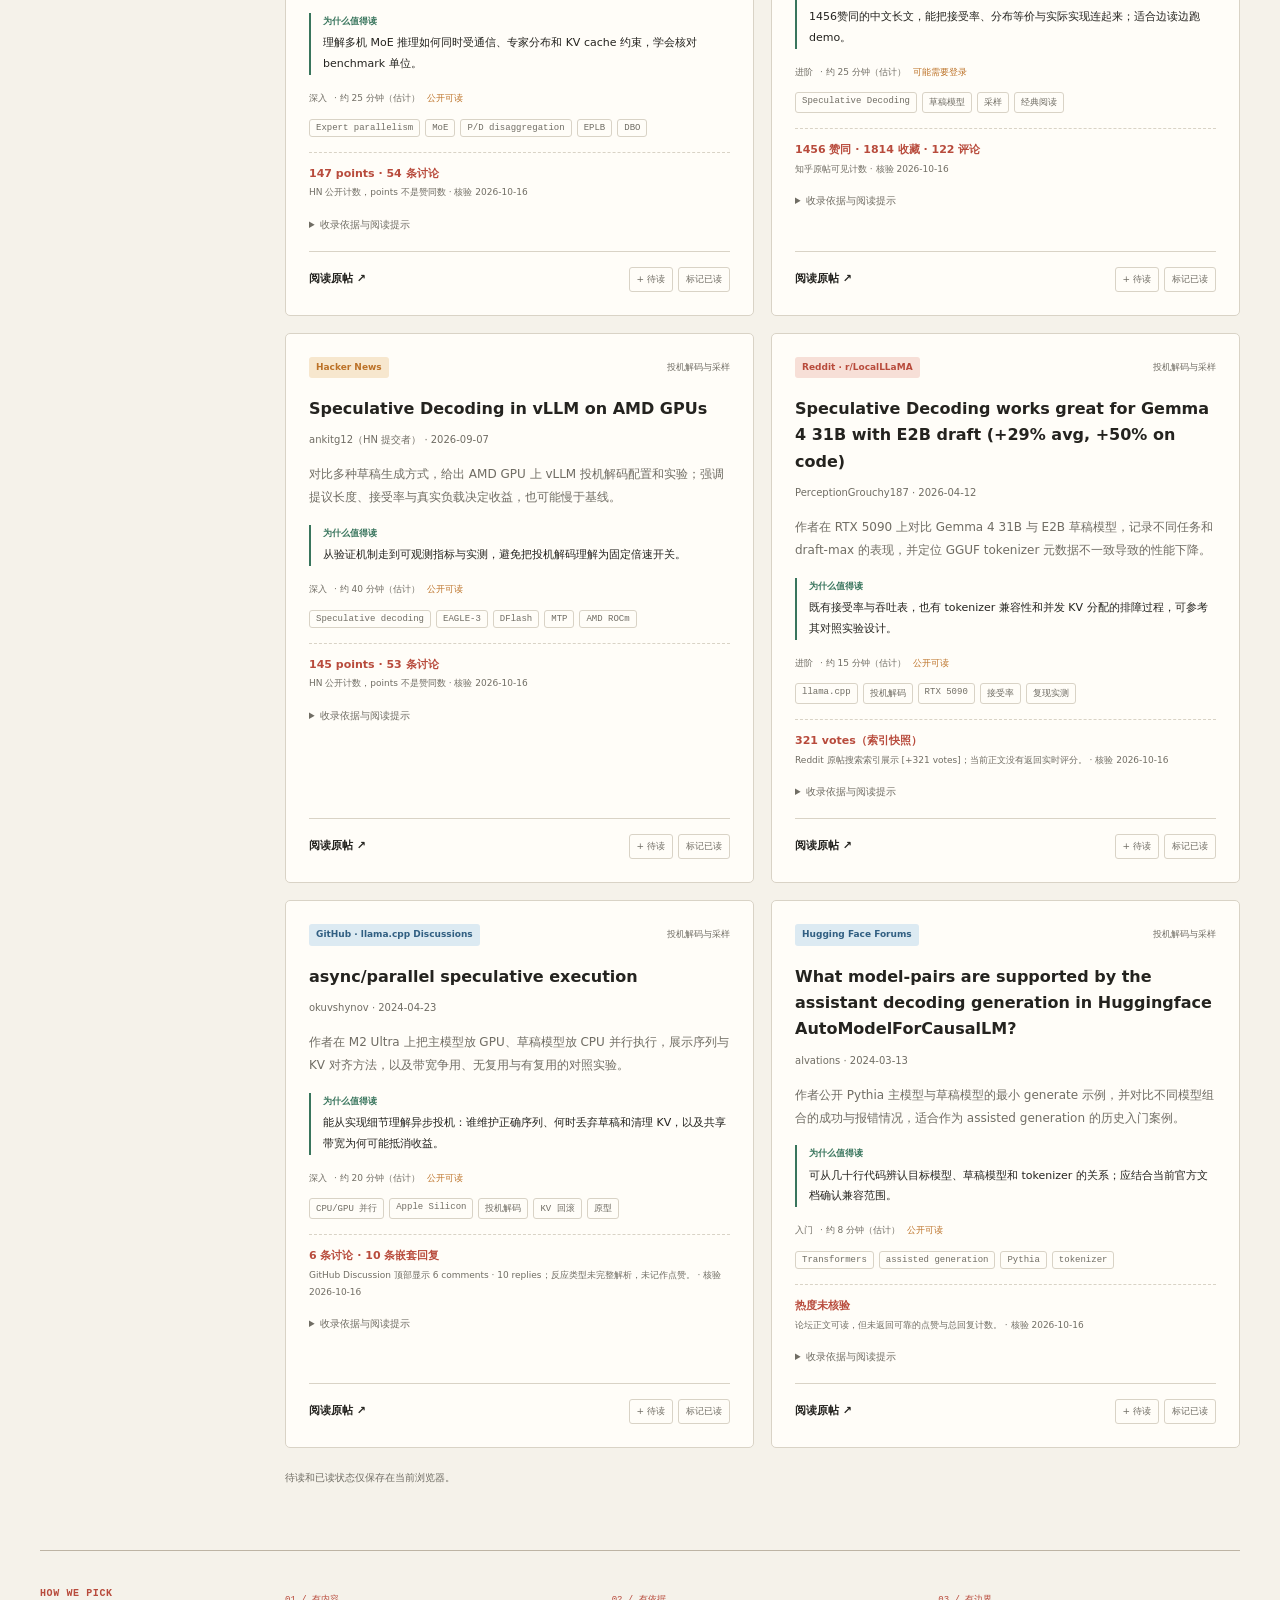
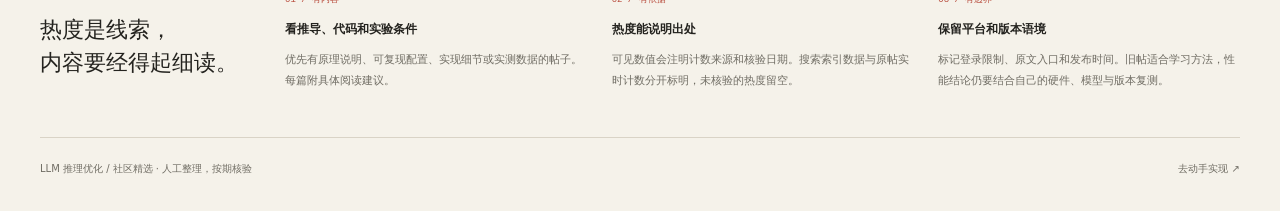
<file: inference-community/index.html>
<!doctype html>
<html lang="zh-CN">
  <head>
    <meta charset="utf-8" />
    <meta name="viewport" content="width=device-width, initial-scale=1" />
    <meta name="description" content="LLM 推理优化社区精选：分类整理知乎、Hacker News、技术论坛的优质帖子，附阅读建议、原帖和热度依据。" />
    <meta name="color-scheme" content="light dark" />
    <title>LLM 推理优化 · 社区精选</title>
    <link rel="stylesheet" href="../practice/styles.css?v=daily-20261016" />
    <link rel="stylesheet" href="styles.css?v=20261016" />
  </head>
  <body>
    <a class="skip-link" href="#postLibrary">跳到帖子目录</a>
    <div class="community-shell">
      <header class="community-topbar">
        <a class="brand" href="../"><span class="brand-mark" aria-hidden="true">读</span><span class="brand-copy"><strong>论文每日一读</strong><small>INFERENCE / COMMUNITY</small></span></a>
        <nav class="community-nav" aria-label="站点导航"><a href="../">论文</a><a href="../practice/">刷题</a><a href="../practice/daily/">每日小测</a><a href="./" aria-current="page">社区精选</a><button id="themeToggle" type="button" aria-label="切换深浅主题">◐</button></nav>
      </header>

      <main>
        <section class="community-hero" aria-labelledby="communityHeading">
          <div>
            <p class="community-eyebrow"><span></span> LLM INFERENCE / COMMUNITY PICKS</p>
            <h1 id="communityHeading">把值得读的讨论，<br /><em>留在一个地方。</em></h1>
            <p class="community-lede">从知乎长文到技术论坛，把推理优化的原理拆解、工程实测与实现讨论分门别类。先看推荐理由，再带着问题读原帖。</p>
            <div class="hero-links"><a href="#postLibrary">浏览全部精选 ↓</a><a href="#selectionPolicy">查看收录标准 ↗</a></div>
          </div>
          <aside class="community-ledger" aria-label="收录概览">
            <p>THE READING LEDGER <span>01</span></p>
            <div><strong id="postCount">—</strong><span>篇帖子<small>原帖直达 · 中文导读</small></span></div>
            <div class="ledger-meta"><span><b id="platformCount">—</b> 个社区</span><span><b>6</b> 个主题</span></div>
            <footer>本期核验 <time id="checkedDate">2026-10-16</time></footer>
          </aside>
        </section>

        <section class="start-reading" id="startReading" aria-labelledby="startHeading" hidden>
          <header><span class="section-kicker">EDITOR'S ROUTE</span><h2 id="startHeading">不知道从哪篇开始？</h2><p>先建立性能直觉，再进入缓存管理和实际部署。</p></header>
          <div class="start-grid" id="featuredPosts"></div>
        </section>

        <div class="library-layout" id="postLibrary">
          <aside class="category-sidebar">
            <p class="section-kicker">按主题查找</p>
            <nav id="categoryFilters" aria-label="帖子主题分类"></nav>
            <div class="sidebar-note"><span>READ → UNDERSTAND → BUILD</span><p>读完一篇，去小测和编程题里验证理解。</p><a href="../practice/daily/">打开每日小测 ↗</a></div>
          </aside>
          <section class="library-main" aria-labelledby="libraryHeading">
            <header class="library-heading"><div><p class="section-kicker">CURATED DISCUSSIONS</p><h2 id="libraryHeading">精选帖子目录</h2></div><span id="resultCount" role="status" aria-live="polite">正在整理帖子…</span></header>
            <p class="category-description" id="categoryDescription">从性能模型、缓存和调度，到量化、Kernel 与解码加速。</p>
            <div class="library-controls">
              <label class="community-search" for="postSearch"><span aria-hidden="true">⌕</span><input id="postSearch" type="search" placeholder="搜索帖子、作者、标签，如 KV / vLLM" autocomplete="off" aria-label="搜索帖子、作者和标签" /><kbd>/</kbd></label>
              <div class="library-selects">
                <label>社区<select id="platformFilter" aria-label="社区"><option value="all">全部社区</option></select></label>
                <label>难度<select id="levelFilter" aria-label="难度"><option value="all">全部难度</option><option>入门</option><option>进阶</option><option>深入</option></select></label>
                <label>排序<select id="sortFilter" aria-label="排序"><option value="curated">精选顺序</option><option value="newest">较新发布</option><option value="heat" id="heatSortOption" disabled>站内热度（先选社区）</option></select></label>
              </div>
            </div>
            <div class="library-tabs" role="group" aria-label="阅读状态筛选"><button data-reading="all" aria-pressed="true" type="button">全部精选</button><button data-reading="saved" aria-pressed="false" type="button">我的待读 <span id="savedCount">0</span></button><button data-reading="read" aria-pressed="false" type="button">已读 <span id="readCount">0</span></button><label class="heat-toggle"><input id="numericHeat" type="checkbox" />有数值热度</label></div>
            <p class="heat-explanation">热度为核验时的快照。赞同、points、votes 和回复数口径不同；选定社区后可按站内热度排序。</p>
            <div id="loadError" class="community-notice" role="alert" hidden></div>
            <div id="postList" class="post-grid"></div>
            <div id="emptyState" class="community-empty" hidden><span>∅</span><h3>这一组暂时没有帖子</h3><p>换一个关键词或筛选条件；也可以先把喜欢的帖子加入待读。</p><button id="clearFilters" type="button">查看全部精选</button></div>
            <p class="storage-note" id="storageNote" role="status">待读和已读状态仅保存在当前浏览器。</p>
          </section>
        </div>

        <section class="selection-policy" id="selectionPolicy" aria-labelledby="policyHeading">
          <div><p class="section-kicker">HOW WE PICK</p><h2 id="policyHeading">热度是线索，<br />内容要经得起细读。</h2></div>
          <div class="policy-grid"><article><span>01 / 有内容</span><h3>看推导、代码和实验条件</h3><p>优先有原理说明、可复现配置、实现细节或实测数据的帖子。每篇附具体阅读建议。</p></article><article><span>02 / 有依据</span><h3>热度能说明出处</h3><p>可见数值会注明计数来源和核验日期。搜索索引数据与原帖实时计数分开标明，未核验的热度留空。</p></article><article><span>03 / 有边界</span><h3>保留平台和版本语境</h3><p>标记登录限制、原文入口和发布时间。旧帖适合学习方法，性能结论仍要结合自己的硬件、模型与版本复测。</p></article></div>
        </section>
      </main>
      <footer class="community-footer"><span>LLM 推理优化 / 社区精选 · 人工整理，按期核验</span><a href="../practice/">去动手实现 ↗</a></footer>
    </div>
    <noscript><p class="community-notice">请启用 JavaScript 来读取帖子目录、筛选和保存阅读进度。</p></noscript>
    <script src="engine.js?v=20261016" defer></script>
    <script src="app.js?v=20261016-2" defer></script>
  </body>
</html>
</file>
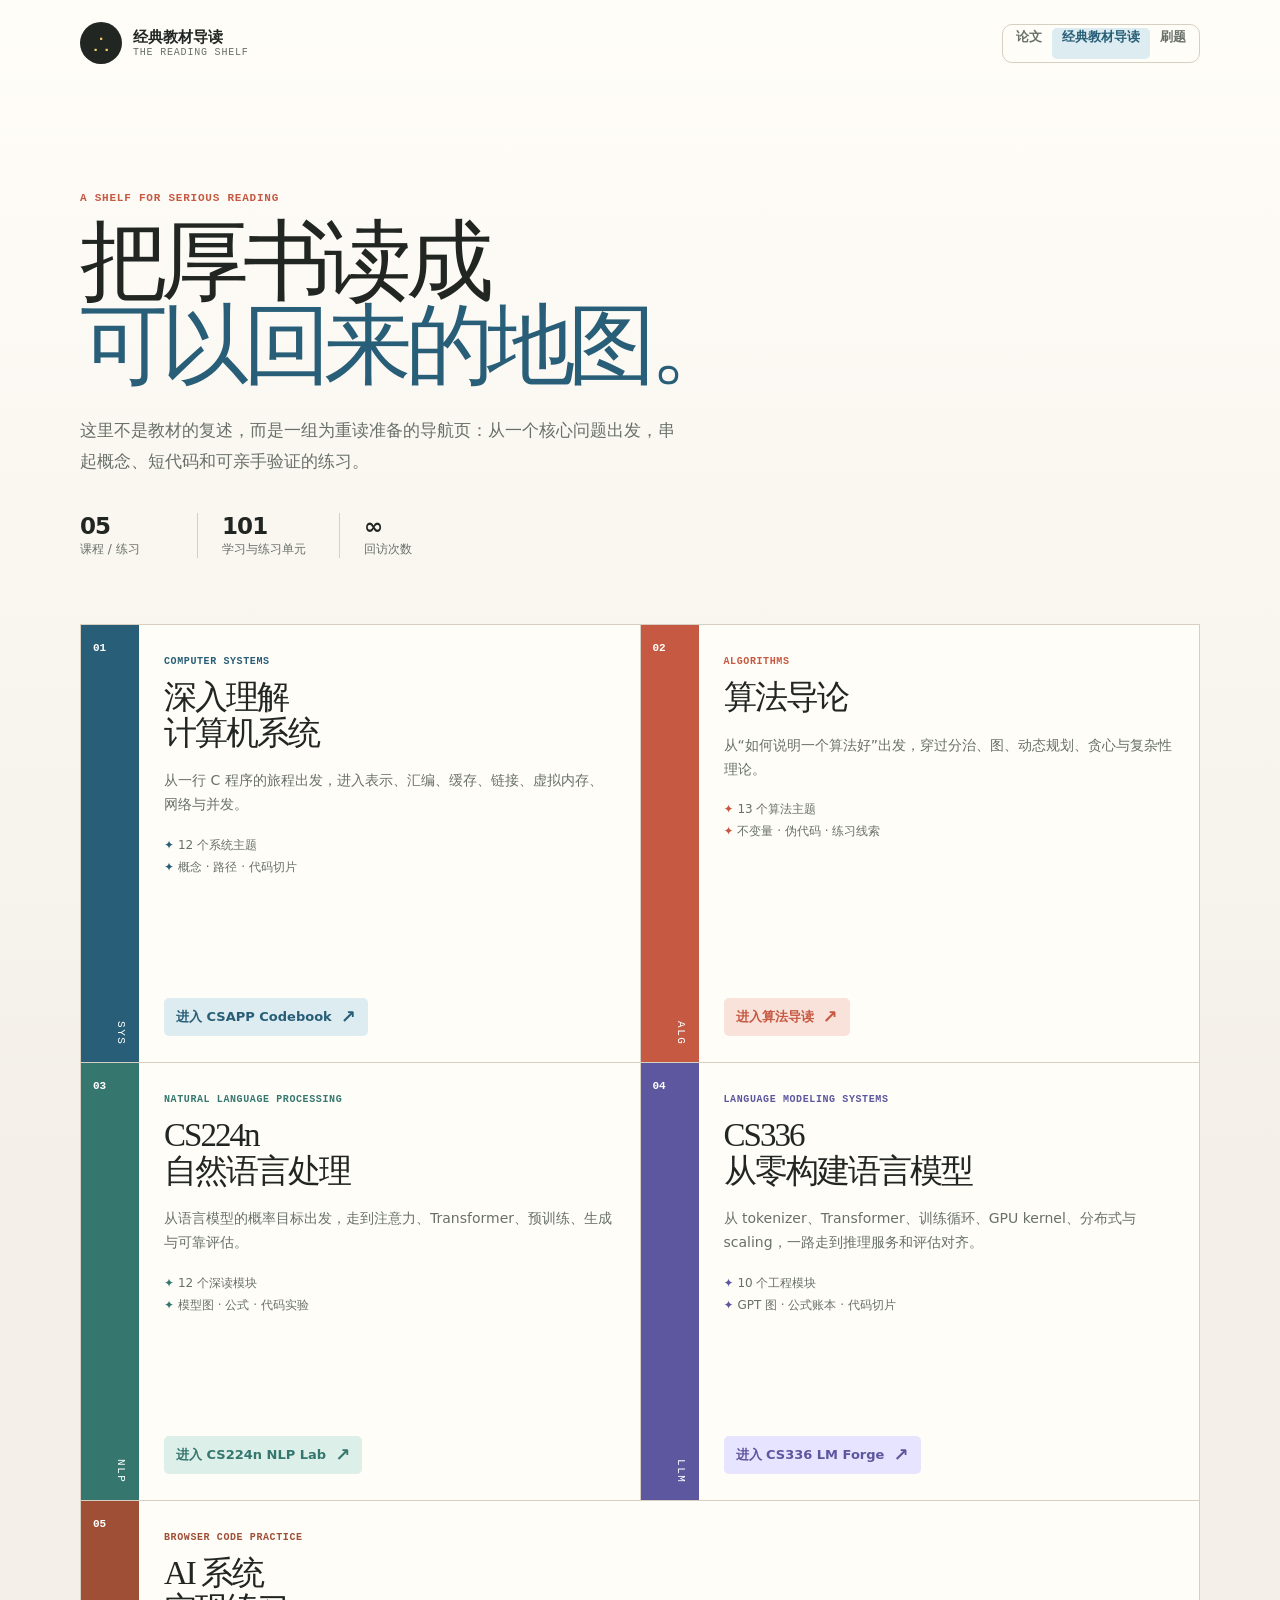
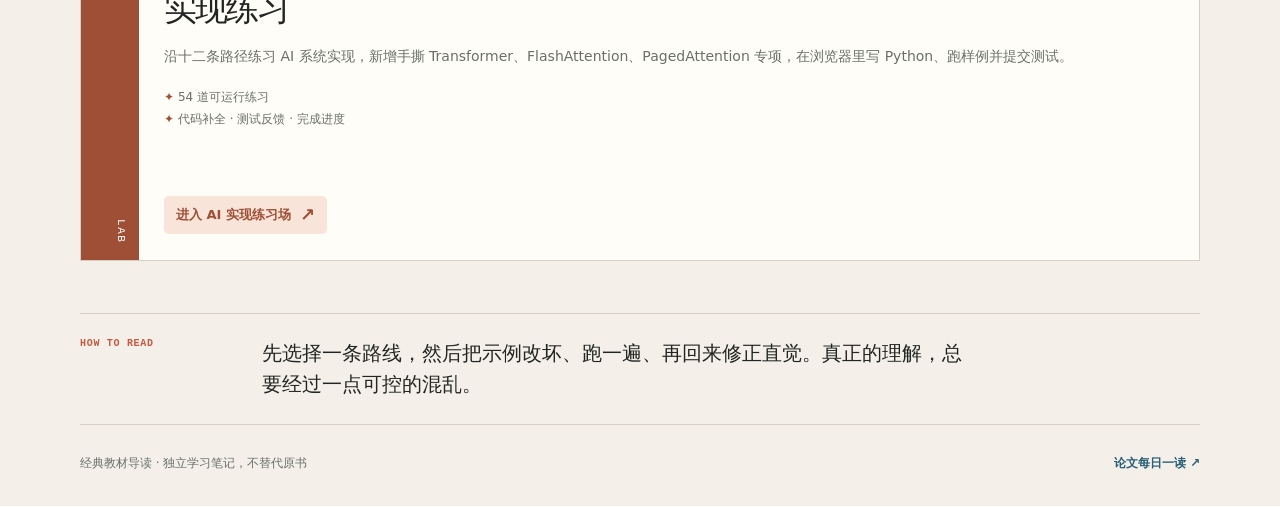
<file: textbooks/index.html>
<!doctype html>
<html lang="zh-CN">
  <head>
    <meta charset="utf-8" />
    <meta name="viewport" content="width=device-width, initial-scale=1" />
    <meta name="description" content="经典教材导读：将系统与算法的重要教材整理为可回访的学习地图。" />
    <title>经典教材导读</title>
    <link rel="stylesheet" href="styles.css" />
  </head>
  <body>
    <div class="page-shell">
      <header class="topbar" aria-label="站点导航">
        <a class="brand" href="./" aria-label="经典教材导读首页">
          <span class="brand-mark">∴</span>
          <span><strong>经典教材导读</strong><small>THE READING SHELF</small></span>
        </a>
        <nav class="site-switcher" aria-label="内容导航">
          <a class="site-switcher-link" href="../">论文</a>
          <a class="site-switcher-link" href="./" aria-current="page">经典教材导读</a>
          <a class="site-switcher-link" href="../practice/">刷题</a>
        </nav>
      </header>

      <main>
        <section class="masthead" aria-labelledby="page-title">
          <p class="eyebrow">A shelf for serious reading</p>
          <h1 id="page-title">把厚书读成<br /><em>可以回来的地图。</em></h1>
          <p class="lede">
            这里不是教材的复述，而是一组为重读准备的导航页：从一个核心问题出发，串起概念、短代码和可亲手验证的练习。
          </p>
          <div class="shelf-stats" aria-label="导读统计">
            <div><b>05</b><span>课程 / 练习</span></div>
            <div><b>101</b><span>学习与练习单元</span></div>
            <div><b>∞</b><span>回访次数</span></div>
          </div>
        </section>

        <section class="book-grid" aria-label="教材书架">
          <article class="book-card systems-card">
            <div class="book-spine"><span>01</span><i>SYS</i></div>
            <div class="book-copy">
              <p class="book-type">COMPUTER SYSTEMS</p>
              <h2>深入理解<br />计算机系统</h2>
              <p>从一行 C 程序的旅程出发，进入表示、汇编、缓存、链接、虚拟内存、网络与并发。</p>
              <ul><li>12 个系统主题</li><li>概念 · 路径 · 代码切片</li></ul>
              <a class="book-link" href="../csapp/">进入 CSAPP Codebook <span>↗</span></a>
            </div>
          </article>

          <article class="book-card algorithms-card">
            <div class="book-spine"><span>02</span><i>ALG</i></div>
            <div class="book-copy">
              <p class="book-type">ALGORITHMS</p>
              <h2>算法导论</h2>
              <p>从“如何说明一个算法好”出发，穿过分治、图、动态规划、贪心与复杂性理论。</p>
              <ul><li>13 个算法主题</li><li>不变量 · 伪代码 · 练习线索</li></ul>
              <a class="book-link" href="../algorithms/">进入算法导读 <span>↗</span></a>
            </div>
          </article>

          <article class="book-card nlp-card">
            <div class="book-spine"><span>03</span><i>NLP</i></div>
            <div class="book-copy">
              <p class="book-type">NATURAL LANGUAGE PROCESSING</p>
              <h2>CS224n<br />自然语言处理</h2>
              <p>从语言模型的概率目标出发，走到注意力、Transformer、预训练、生成与可靠评估。</p>
              <ul><li>12 个深读模块</li><li>模型图 · 公式 · 代码实验</li></ul>
              <a class="book-link" href="../cs224n/">进入 CS224n NLP Lab <span>↗</span></a>
            </div>
          </article>

          <article class="book-card lm-card">
            <div class="book-spine"><span>04</span><i>LLM</i></div>
            <div class="book-copy">
              <p class="book-type">LANGUAGE MODELING SYSTEMS</p>
              <h2>CS336<br />从零构建语言模型</h2>
              <p>从 tokenizer、Transformer、训练循环、GPU kernel、分布式与 scaling，一路走到推理服务和评估对齐。</p>
              <ul><li>10 个工程模块</li><li>GPT 图 · 公式账本 · 代码切片</li></ul>
              <a class="book-link" href="../cs336/">进入 CS336 LM Forge <span>↗</span></a>
            </div>
          </article>

          <article class="book-card practice-card">
            <div class="book-spine"><span>05</span><i>LAB</i></div>
            <div class="book-copy">
              <p class="book-type">BROWSER CODE PRACTICE</p>
              <h2>AI 系统<br />实现练习</h2>
              <p>沿十二条路径练习 AI 系统实现，新增手撕 Transformer、FlashAttention、PagedAttention 专项，在浏览器里写 Python、跑样例并提交测试。</p>
              <ul><li>54 道可运行练习</li><li>代码补全 · 测试反馈 · 完成进度</li></ul>
              <a class="book-link" href="../practice/">进入 AI 实现练习场 <span>↗</span></a>
            </div>
          </article>
        </section>

        <section class="reading-note">
          <span>HOW TO READ</span>
          <p>先选择一条路线，然后把示例改坏、跑一遍、再回来修正直觉。真正的理解，总要经过一点可控的混乱。</p>
        </section>
      </main>

      <footer><span>经典教材导读 · 独立学习笔记，不替代原书</span><a href="../">论文每日一读 ↗</a></footer>
    </div>
  </body>
</html>
</file>
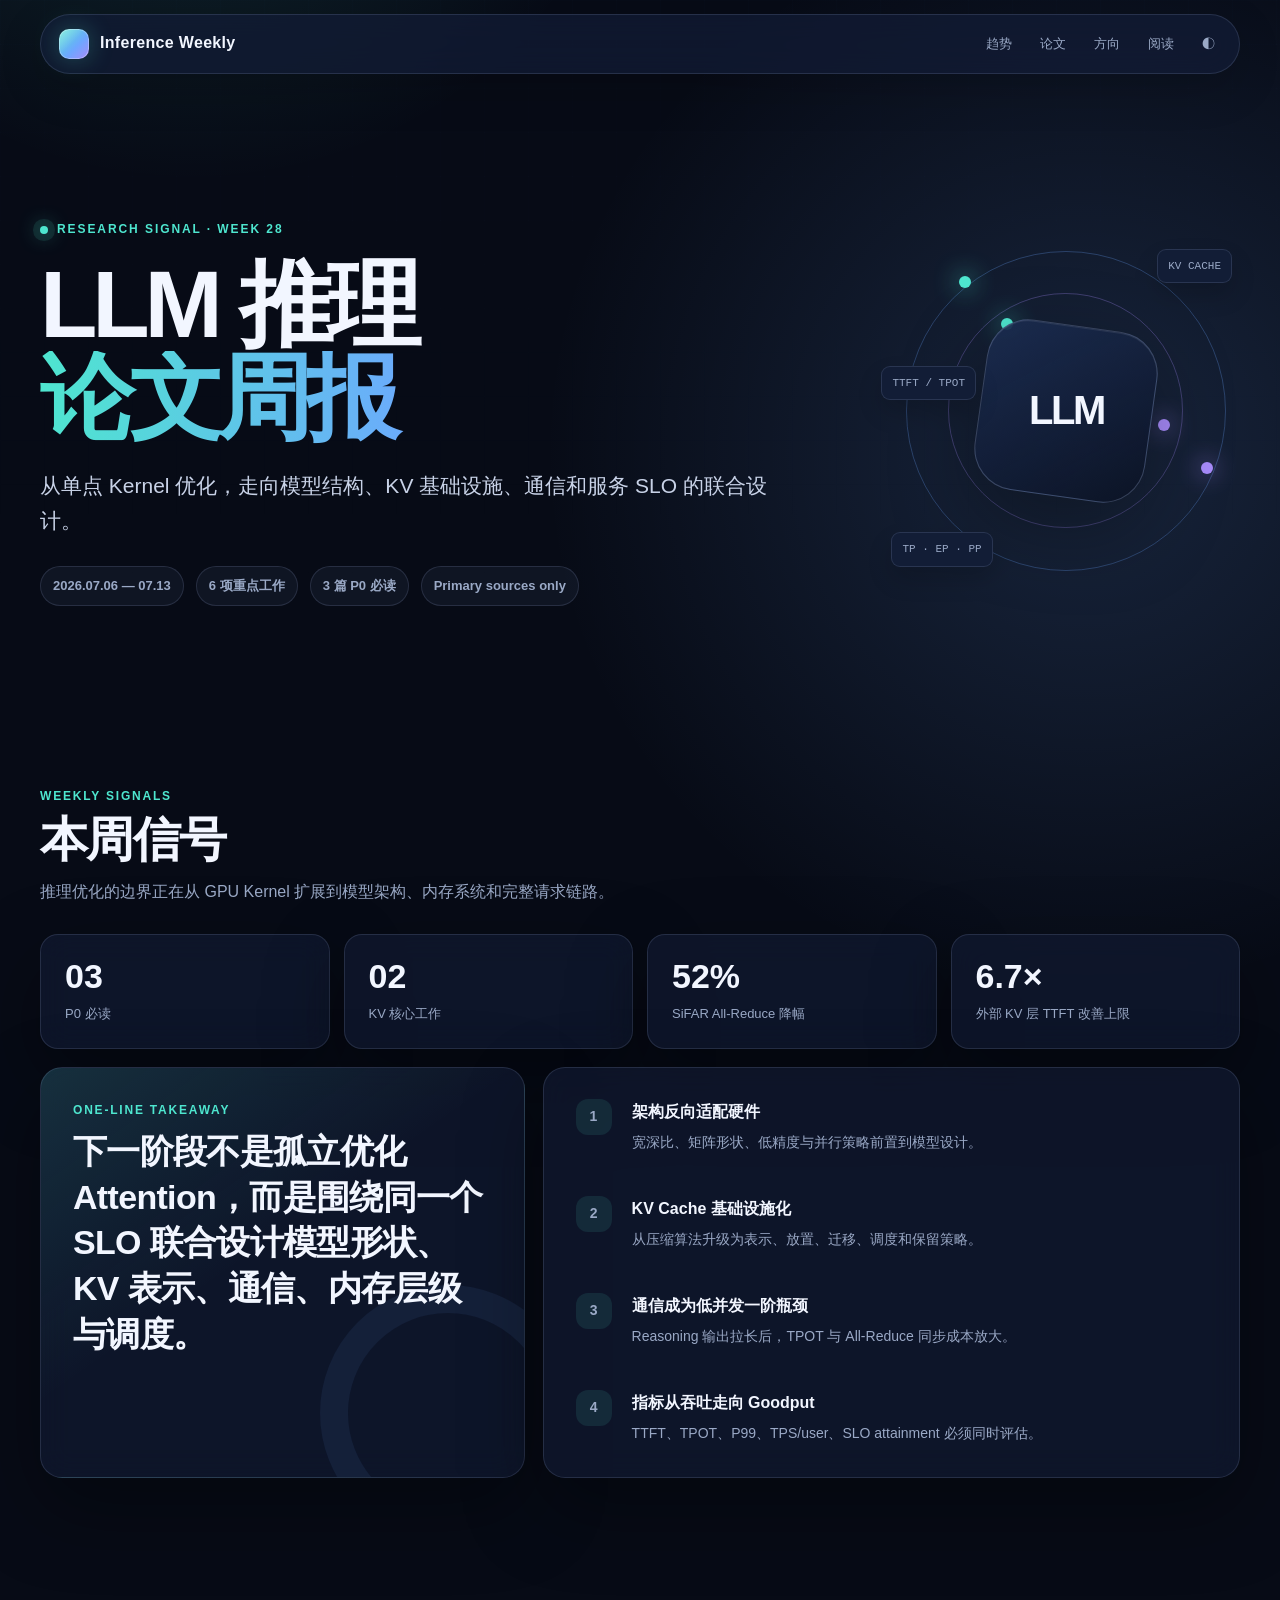
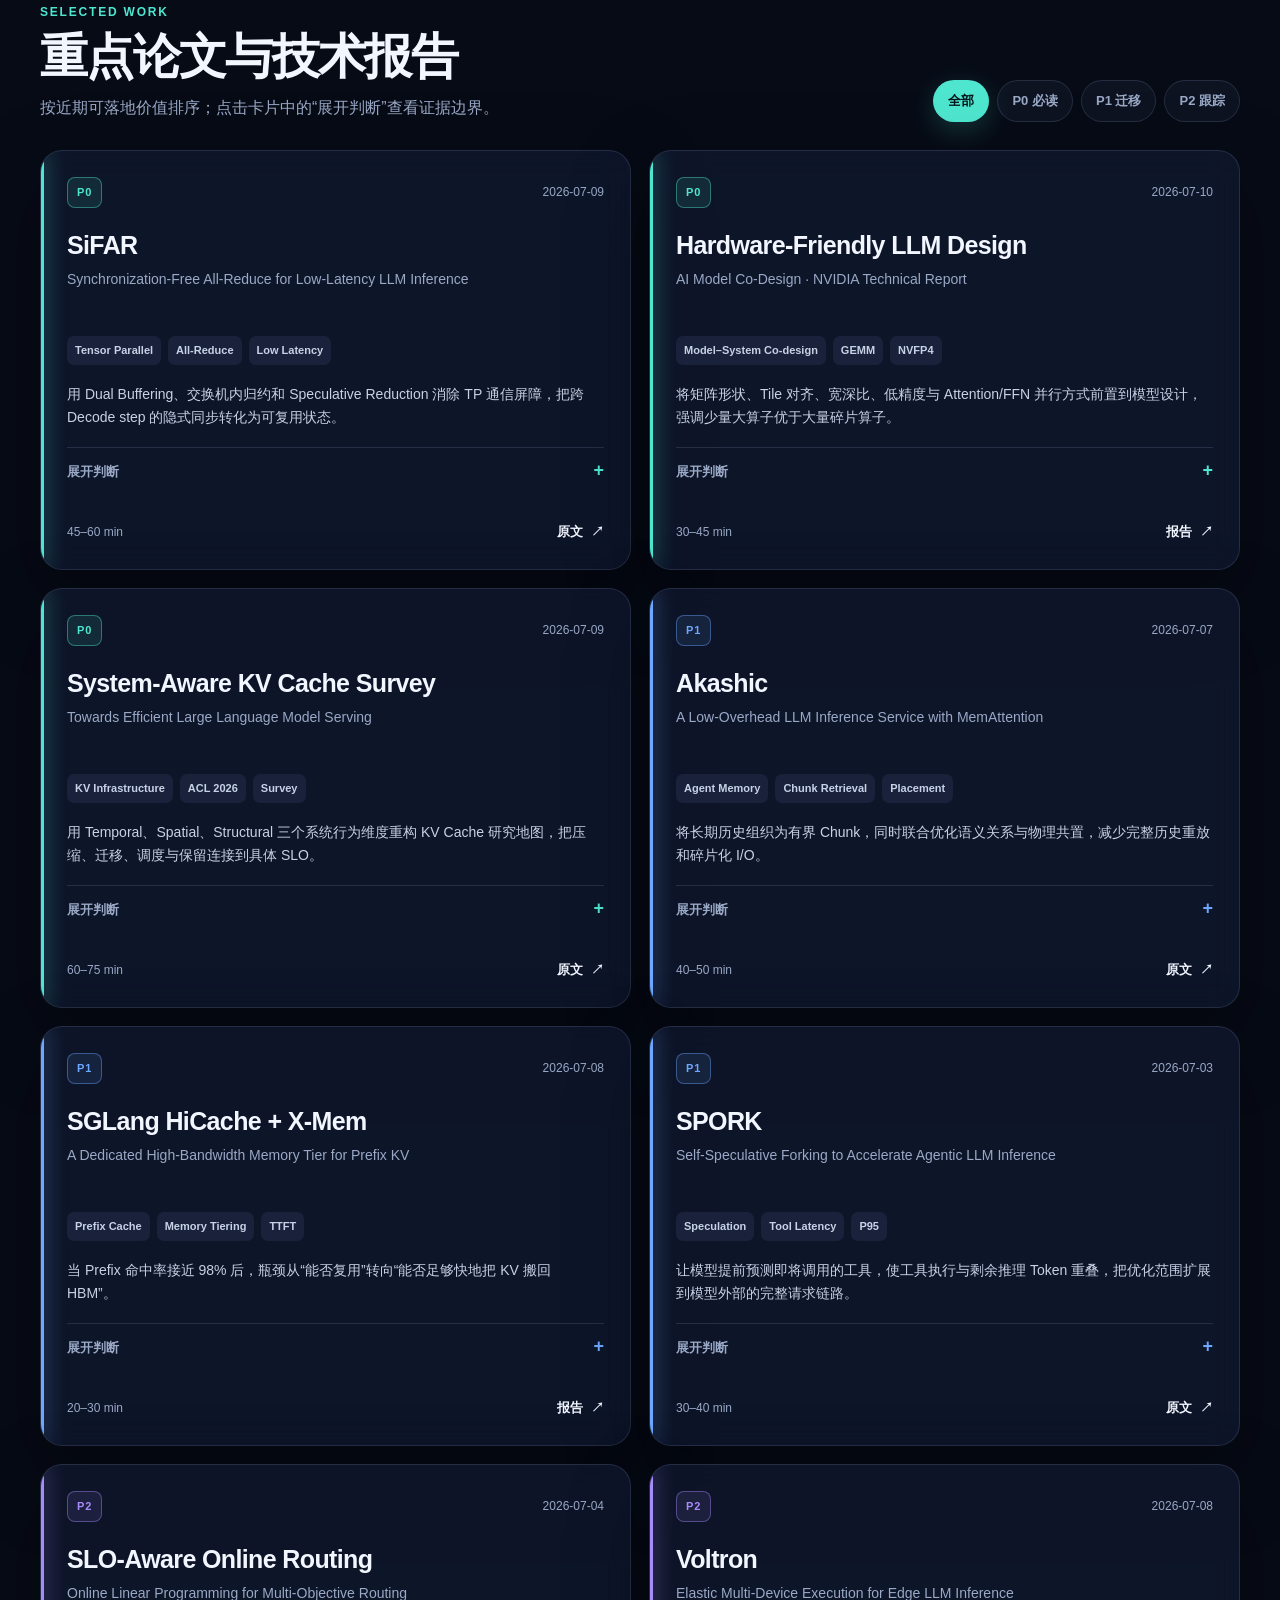
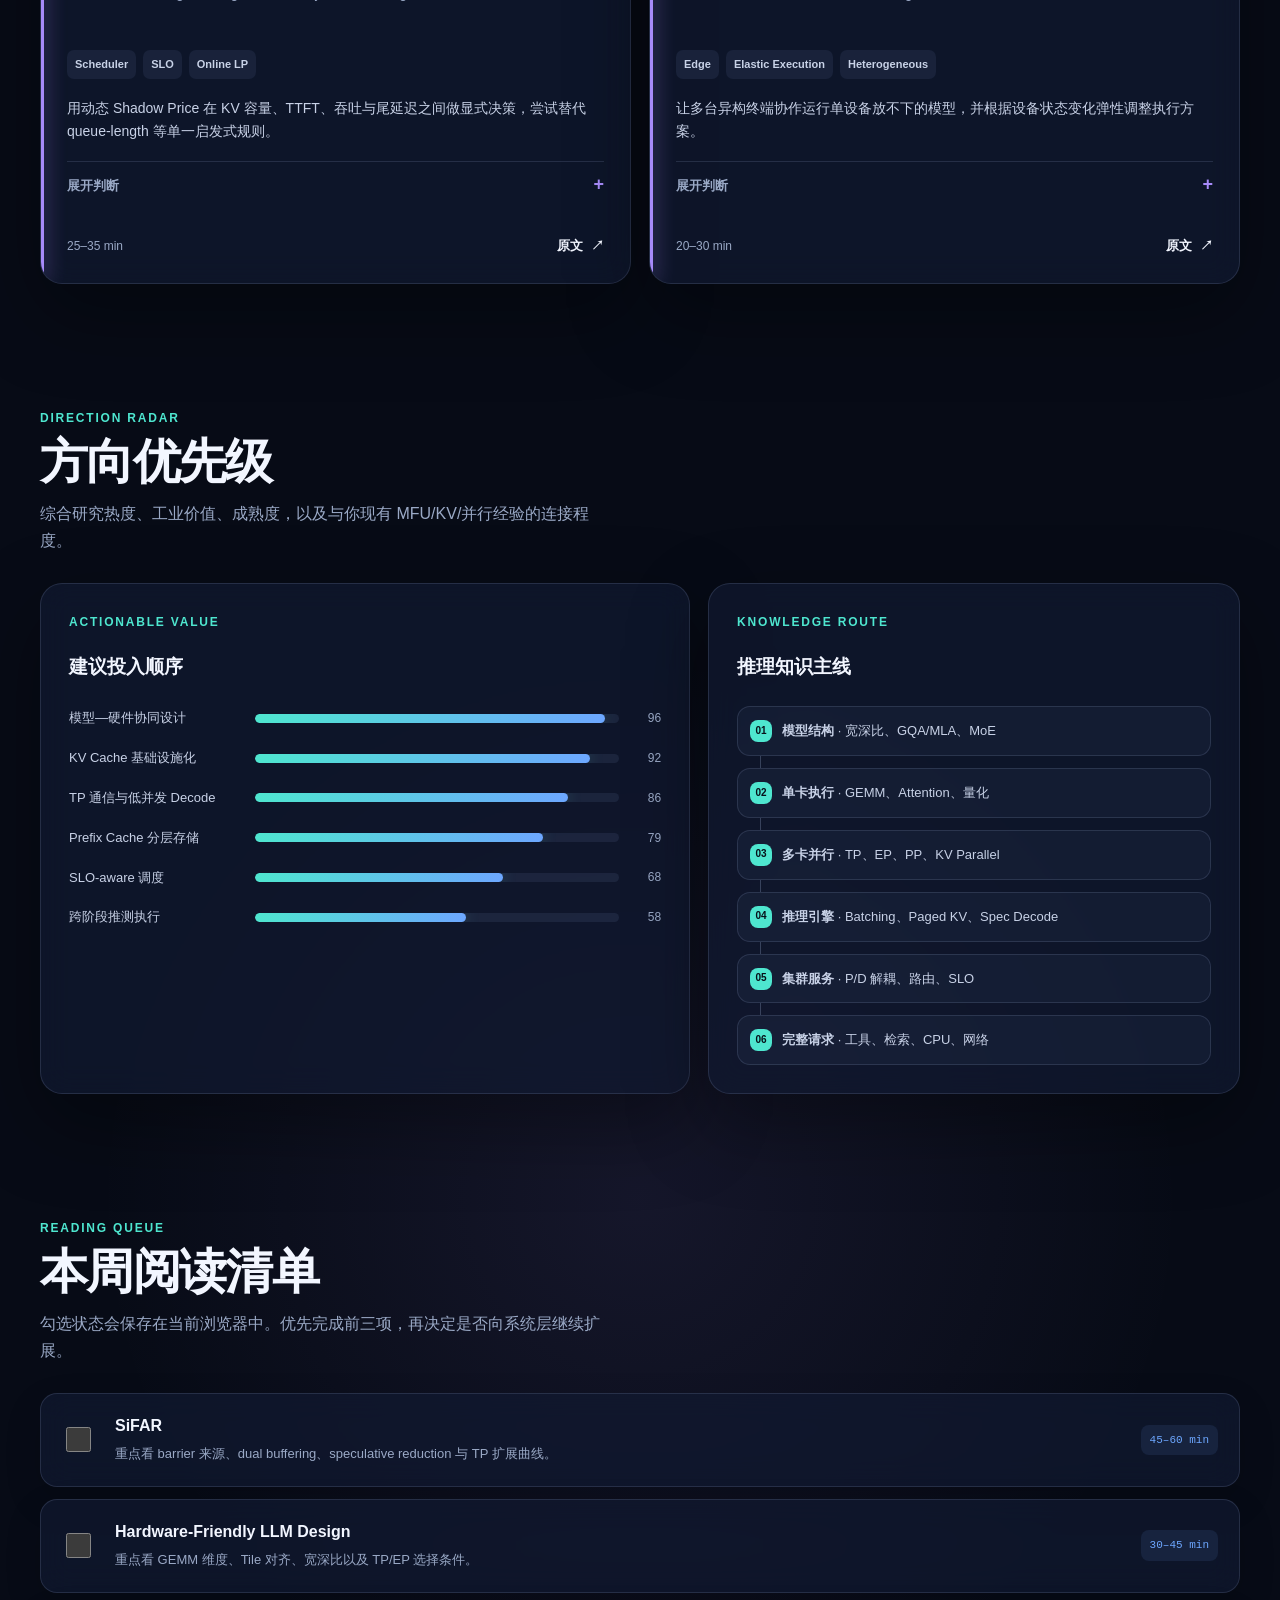
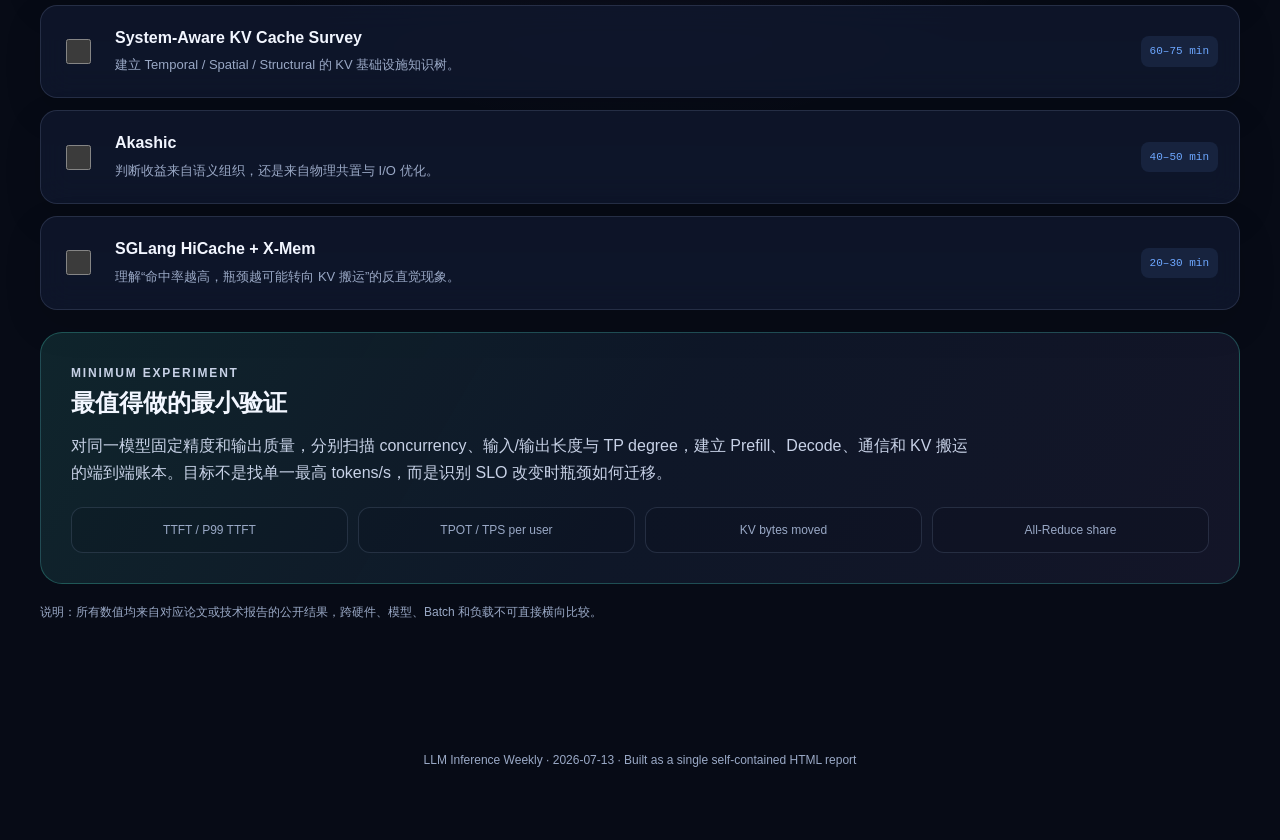
<file: llm-inference-weekly/2026-07-13/index.html>
<!doctype html>
<html lang="zh-CN">
<head>
  <meta charset="utf-8" />
  <meta name="viewport" content="width=device-width, initial-scale=1" />
  <meta name="description" content="2026 年 7 月 13 日 LLM 推理论文与技术报告周报" />
  <title>LLM 推理论文周报 · 2026-07-13</title>
  <style>
    :root {
      color-scheme: dark;
      --bg: #070b16;
      --bg-2: #0b1224;
      --panel: rgba(17, 26, 49, 0.72);
      --panel-strong: #121d36;
      --line: rgba(160, 178, 220, 0.16);
      --line-strong: rgba(160, 178, 220, 0.28);
      --text: #f2f6ff;
      --muted: #9aa9c6;
      --soft: #c8d2e7;
      --cyan: #4ee6cf;
      --blue: #6da7ff;
      --violet: #a78bfa;
      --amber: #ffc66d;
      --rose: #ff8fa3;
      --good: #79e7a8;
      --shadow: 0 30px 80px rgba(0, 0, 0, 0.35);
      --radius: 22px;
      --max: 1200px;
    }

    body.light {
      color-scheme: light;
      --bg: #f4f7fc;
      --bg-2: #eaf0fa;
      --panel: rgba(255, 255, 255, 0.78);
      --panel-strong: #ffffff;
      --line: rgba(30, 55, 95, 0.12);
      --line-strong: rgba(30, 55, 95, 0.22);
      --text: #12203a;
      --muted: #60708c;
      --soft: #344560;
      --shadow: 0 24px 70px rgba(47, 68, 105, 0.14);
    }

    * { box-sizing: border-box; }

    html {
      overflow-x: clip;
      scroll-behavior: smooth;
    }

    body {
      margin: 0;
      min-height: 100vh;
      font-family: Inter, ui-sans-serif, -apple-system, BlinkMacSystemFont, "Segoe UI", "PingFang SC", "Microsoft YaHei", sans-serif;
      color: var(--text);
      background:
        radial-gradient(circle at 15% -5%, rgba(78, 230, 207, 0.16), transparent 29rem),
        radial-gradient(circle at 85% 8%, rgba(109, 167, 255, 0.17), transparent 34rem),
        radial-gradient(circle at 50% 78%, rgba(167, 139, 250, 0.09), transparent 34rem),
        var(--bg);
      line-height: 1.68;
      transition: background-color .25s ease, color .25s ease;
    }

    body::before {
      content: "";
      position: fixed;
      inset: 0;
      pointer-events: none;
      opacity: .28;
      background-image:
        linear-gradient(rgba(126, 154, 210, .055) 1px, transparent 1px),
        linear-gradient(90deg, rgba(126, 154, 210, .055) 1px, transparent 1px);
      background-size: 44px 44px;
      mask-image: linear-gradient(to bottom, black, transparent 76%);
    }

    a { color: inherit; }

    .progress {
      position: fixed;
      z-index: 100;
      top: 0;
      left: 0;
      width: 0;
      height: 3px;
      background: linear-gradient(90deg, var(--cyan), var(--blue), var(--violet));
      box-shadow: 0 0 18px rgba(78, 230, 207, .72);
    }

    .shell {
      position: relative;
      width: min(var(--max), calc(100% - 36px));
      margin: 0 auto;
    }

    .topbar {
      position: sticky;
      z-index: 50;
      top: 14px;
      display: flex;
      align-items: center;
      justify-content: space-between;
      gap: 20px;
      margin-top: 14px;
      padding: 10px 12px 10px 18px;
      border: 1px solid var(--line);
      border-radius: 999px;
      background: color-mix(in srgb, var(--panel-strong) 72%, transparent);
      backdrop-filter: blur(18px);
      box-shadow: 0 14px 46px rgba(0, 0, 0, .16);
    }

    .brand {
      display: flex;
      align-items: center;
      gap: 11px;
      font-weight: 780;
      letter-spacing: .02em;
    }

    .brand-mark {
      width: 30px;
      aspect-ratio: 1;
      border-radius: 10px;
      background:
        linear-gradient(135deg, rgba(255,255,255,.38), transparent 46%),
        linear-gradient(135deg, var(--cyan), var(--blue) 58%, var(--violet));
      box-shadow: inset 0 0 0 1px rgba(255,255,255,.3), 0 0 24px rgba(78,230,207,.28);
    }

    nav {
      display: flex;
      align-items: center;
      gap: 4px;
    }

    nav a, .icon-btn {
      border: 0;
      border-radius: 999px;
      color: var(--muted);
      background: transparent;
      text-decoration: none;
      font: inherit;
      font-size: 13px;
      cursor: pointer;
      padding: 8px 12px;
      transition: color .18s ease, background .18s ease, transform .18s ease;
    }

    nav a:hover, .icon-btn:hover {
      color: var(--text);
      background: rgba(126, 154, 210, .12);
    }

    .icon-btn:active { transform: scale(.96); }

    .hero {
      display: grid;
      grid-template-columns: minmax(0, 1.4fr) minmax(280px, .6fr);
      gap: 38px;
      align-items: center;
      min-height: 650px;
      padding: 90px 0 66px;
    }

    .eyebrow {
      display: inline-flex;
      align-items: center;
      gap: 9px;
      margin-bottom: 18px;
      color: var(--cyan);
      font-size: 12px;
      font-weight: 800;
      letter-spacing: .16em;
      text-transform: uppercase;
    }

    .pulse-dot {
      width: 8px;
      height: 8px;
      border-radius: 50%;
      background: var(--cyan);
      box-shadow: 0 0 0 7px rgba(78, 230, 207, .1), 0 0 20px var(--cyan);
    }

    h1 {
      max-width: 820px;
      margin: 0;
      font-size: clamp(46px, 7.4vw, 94px);
      line-height: .99;
      letter-spacing: -.055em;
    }

    .gradient-text {
      display: block;
      color: transparent;
      background: linear-gradient(90deg, var(--cyan), var(--blue) 48%, var(--violet));
      background-clip: text;
      -webkit-background-clip: text;
    }

    .hero-copy {
      max-width: 760px;
      margin: 24px 0 0;
      color: var(--soft);
      font-size: clamp(17px, 2vw, 21px);
    }

    .hero-meta {
      display: flex;
      flex-wrap: wrap;
      gap: 12px;
      margin-top: 28px;
    }

    .pill {
      display: inline-flex;
      align-items: center;
      gap: 8px;
      padding: 8px 12px;
      border: 1px solid var(--line);
      border-radius: 999px;
      color: var(--muted);
      background: rgba(126, 154, 210, .07);
      font-size: 13px;
      font-weight: 650;
    }

    .hero-orbit {
      position: relative;
      min-height: 380px;
      display: grid;
      place-items: center;
    }

    .orbit-ring {
      position: absolute;
      width: 320px;
      aspect-ratio: 1;
      border: 1px solid rgba(109, 167, 255, .28);
      border-radius: 50%;
      animation: spin 18s linear infinite;
    }

    .orbit-ring::before, .orbit-ring::after {
      content: "";
      position: absolute;
      width: 12px;
      aspect-ratio: 1;
      border-radius: 50%;
      background: var(--cyan);
      box-shadow: 0 0 24px var(--cyan);
    }

    .orbit-ring::before { top: 24px; left: 52px; }
    .orbit-ring::after { right: 12px; bottom: 96px; background: var(--violet); box-shadow: 0 0 24px var(--violet); }

    .orbit-ring.r2 {
      width: 235px;
      border-color: rgba(167, 139, 250, .3);
      animation-direction: reverse;
      animation-duration: 13s;
    }

    .orbit-core {
      position: relative;
      width: 172px;
      aspect-ratio: 1;
      display: grid;
      place-items: center;
      border: 1px solid var(--line-strong);
      border-radius: 42px;
      background: linear-gradient(145deg, rgba(27, 44, 80, .94), rgba(10, 17, 34, .84));
      box-shadow: var(--shadow), inset 0 1px rgba(255,255,255,.08);
      transform: rotate(8deg);
    }

    .orbit-core span {
      color: var(--text);
      font-size: 40px;
      font-weight: 900;
      letter-spacing: -.06em;
      transform: rotate(-8deg);
    }

    .orbit-label {
      position: absolute;
      padding: 7px 10px;
      border: 1px solid var(--line);
      border-radius: 9px;
      color: var(--muted);
      background: var(--panel-strong);
      font-family: ui-monospace, SFMono-Regular, Menlo, Consolas, monospace;
      font-size: 11px;
      box-shadow: 0 12px 24px rgba(0,0,0,.16);
    }

    .label-a { top: 28px; right: 8px; }
    .label-b { bottom: 34px; left: 0; }
    .label-c { top: 145px; left: -10px; }

    @keyframes spin { to { transform: rotate(360deg); } }

    section { scroll-margin-top: 92px; }

    .section {
      padding: 62px 0;
    }

    .section-head {
      display: flex;
      align-items: end;
      justify-content: space-between;
      gap: 24px;
      margin-bottom: 28px;
    }

    .kicker {
      margin: 0 0 8px;
      color: var(--cyan);
      font-size: 12px;
      font-weight: 820;
      letter-spacing: .15em;
      text-transform: uppercase;
    }

    h2 {
      margin: 0;
      font-size: clamp(30px, 4vw, 48px);
      line-height: 1.1;
      letter-spacing: -.035em;
    }

    .section-desc {
      max-width: 580px;
      margin: 12px 0 0;
      color: var(--muted);
    }

    .stats {
      display: grid;
      grid-template-columns: repeat(4, 1fr);
      gap: 14px;
    }

    .stat, .panel, .paper-card, .reading-item {
      border: 1px solid var(--line);
      background: var(--panel);
      backdrop-filter: blur(15px);
      box-shadow: var(--shadow);
    }

    .stat {
      padding: 24px;
      border-radius: 18px;
    }

    .stat-value {
      display: block;
      color: var(--text);
      font-size: 34px;
      font-weight: 860;
      line-height: 1;
    }

    .stat-label {
      display: block;
      margin-top: 10px;
      color: var(--muted);
      font-size: 13px;
    }

    .thesis {
      display: grid;
      grid-template-columns: .82fr 1.18fr;
      gap: 18px;
      margin-top: 18px;
    }

    .panel { border-radius: var(--radius); }

    .lead-panel {
      position: relative;
      overflow: hidden;
      padding: 32px;
      background:
        linear-gradient(145deg, rgba(78, 230, 207, .13), transparent 45%),
        var(--panel);
    }

    .lead-panel::after {
      content: "";
      position: absolute;
      right: -52px;
      bottom: -64px;
      width: 200px;
      aspect-ratio: 1;
      border: 28px solid rgba(109, 167, 255, .08);
      border-radius: 50%;
    }

    .lead-panel blockquote {
      position: relative;
      z-index: 1;
      margin: 0;
      font-size: clamp(22px, 3vw, 34px);
      font-weight: 760;
      line-height: 1.35;
      letter-spacing: -.02em;
    }

    .trend-list {
      display: grid;
      gap: 10px;
      padding: 16px;
    }

    .trend {
      display: grid;
      grid-template-columns: 42px 1fr;
      gap: 14px;
      align-items: start;
      padding: 15px 16px;
      border-radius: 15px;
      transition: background .18s ease, transform .18s ease;
    }

    .trend:hover { background: rgba(126,154,210,.08); transform: translateX(3px); }

    .trend-num {
      display: grid;
      place-items: center;
      width: 36px;
      height: 36px;
      border-radius: 12px;
      color: var(--cyan);
      background: rgba(78,230,207,.1);
      font-weight: 850;
    }

    .trend strong { display: block; margin-bottom: 3px; }
    .trend span { color: var(--muted); font-size: 14px; }

    .filters {
      display: flex;
      flex-wrap: wrap;
      gap: 8px;
    }

    .filter-btn {
      padding: 9px 14px;
      border: 1px solid var(--line);
      border-radius: 999px;
      color: var(--muted);
      background: rgba(126,154,210,.06);
      font: inherit;
      font-size: 13px;
      font-weight: 740;
      cursor: pointer;
    }

    .filter-btn.active {
      color: #06131a;
      border-color: transparent;
      background: var(--cyan);
      box-shadow: 0 8px 28px rgba(78,230,207,.2);
    }

    .papers {
      display: grid;
      grid-template-columns: repeat(2, minmax(0, 1fr));
      gap: 18px;
    }

    .paper-card {
      position: relative;
      display: flex;
      flex-direction: column;
      overflow: hidden;
      min-height: 420px;
      padding: 26px;
      border-radius: var(--radius);
      transition: transform .22s ease, border-color .22s ease, opacity .22s ease;
    }

    .paper-card:hover {
      transform: translateY(-5px);
      border-color: var(--line-strong);
    }

    .paper-card.hidden { display: none; }

    .paper-card::before {
      content: "";
      position: absolute;
      inset: 0 auto 0 0;
      width: 3px;
      background: var(--priority-color, var(--blue));
      box-shadow: 0 0 20px var(--priority-color, var(--blue));
    }

    .paper-card[data-priority="p0"] { --priority-color: var(--cyan); }
    .paper-card[data-priority="p1"] { --priority-color: var(--blue); }
    .paper-card[data-priority="p2"] { --priority-color: var(--violet); }

    .paper-top {
      display: flex;
      align-items: center;
      justify-content: space-between;
      gap: 12px;
    }

    .priority {
      padding: 5px 9px;
      border: 1px solid color-mix(in srgb, var(--priority-color) 42%, transparent);
      border-radius: 8px;
      color: var(--priority-color);
      background: color-mix(in srgb, var(--priority-color) 10%, transparent);
      font-size: 11px;
      font-weight: 880;
      letter-spacing: .08em;
    }

    .date { color: var(--muted); font-size: 12px; }

    .paper-card h3 {
      margin: 22px 0 8px;
      font-size: 25px;
      line-height: 1.22;
      letter-spacing: -.025em;
    }

    .paper-subtitle {
      min-height: 50px;
      margin: 0;
      color: var(--muted);
      font-size: 14px;
    }

    .tags {
      display: flex;
      flex-wrap: wrap;
      gap: 7px;
      margin: 18px 0;
    }

    .tag {
      padding: 5px 8px;
      border-radius: 7px;
      color: var(--soft);
      background: rgba(126,154,210,.1);
      font-size: 11px;
      font-weight: 650;
    }

    .paper-summary {
      margin: 0;
      color: var(--soft);
      font-size: 14px;
    }

    details {
      margin-top: 17px;
      border-top: 1px solid var(--line);
      padding-top: 13px;
    }

    summary {
      color: var(--muted);
      font-size: 13px;
      font-weight: 720;
      cursor: pointer;
      list-style: none;
    }

    summary::-webkit-details-marker { display: none; }
    summary::after { content: "+"; float: right; color: var(--priority-color); font-size: 18px; line-height: 1; }
    details[open] summary::after { content: "−"; }

    .detail-body {
      padding-top: 12px;
      color: var(--muted);
      font-size: 13px;
    }

    .detail-body ul { margin: 8px 0 0; padding-left: 18px; }

    .paper-footer {
      display: flex;
      align-items: center;
      justify-content: space-between;
      gap: 16px;
      margin-top: auto;
      padding-top: 24px;
    }

    .read-time { color: var(--muted); font-size: 12px; }

    .paper-link {
      display: inline-flex;
      align-items: center;
      gap: 8px;
      color: var(--text);
      text-decoration: none;
      font-size: 13px;
      font-weight: 780;
    }

    .paper-link:hover { color: var(--cyan); }
    .paper-link span { transition: transform .18s ease; }
    .paper-link:hover span { transform: translate(2px, -2px); }

    .radar-layout {
      display: grid;
      grid-template-columns: 1.1fr .9fr;
      gap: 18px;
    }

    .ranking-panel, .map-panel { padding: 28px; }

    .bars { display: grid; gap: 18px; margin-top: 25px; }

    .bar-row {
      display: grid;
      grid-template-columns: 172px 1fr 28px;
      gap: 14px;
      align-items: center;
    }

    .bar-label { color: var(--soft); font-size: 13px; }

    .bar-track {
      height: 9px;
      overflow: hidden;
      border-radius: 999px;
      background: rgba(126,154,210,.11);
    }

    .bar-fill {
      height: 100%;
      width: var(--value);
      border-radius: inherit;
      background: linear-gradient(90deg, var(--cyan), var(--blue));
      box-shadow: 0 0 15px rgba(78,230,207,.25);
      transform-origin: left;
      animation: grow .9s ease both;
    }

    @keyframes grow { from { transform: scaleX(0); } }

    .bar-score { color: var(--muted); font-size: 12px; text-align: right; }

    .route-map {
      display: grid;
      gap: 12px;
      margin-top: 24px;
    }

    .route-node {
      position: relative;
      padding: 13px 15px 13px 44px;
      border: 1px solid var(--line);
      border-radius: 13px;
      color: var(--soft);
      background: rgba(126,154,210,.055);
      font-size: 13px;
    }

    .route-node::before {
      content: attr(data-step);
      position: absolute;
      top: 50%;
      left: 12px;
      display: grid;
      place-items: center;
      width: 22px;
      height: 22px;
      border-radius: 8px;
      color: #071019;
      background: var(--cyan);
      font-size: 10px;
      font-weight: 850;
      transform: translateY(-50%);
    }

    .route-node:not(:last-child)::after {
      content: "";
      position: absolute;
      left: 22px;
      bottom: -13px;
      width: 1px;
      height: 12px;
      background: var(--line-strong);
    }

    .reading-list { display: grid; gap: 12px; }

    .reading-item {
      display: grid;
      grid-template-columns: 38px 1fr auto;
      gap: 15px;
      align-items: center;
      padding: 19px 21px;
      border-radius: 17px;
      box-shadow: 0 14px 38px rgba(0,0,0,.12);
      transition: border-color .18s ease, opacity .18s ease;
    }

    .reading-item.done { opacity: .55; }
    .reading-item.done .reading-title { text-decoration: line-through; }

    .check {
      width: 25px;
      height: 25px;
      border: 1px solid var(--line-strong);
      border-radius: 8px;
      accent-color: var(--cyan);
      cursor: pointer;
    }

    .reading-title { font-weight: 760; }
    .reading-note { color: var(--muted); font-size: 13px; }

    .reading-time {
      padding: 6px 9px;
      border-radius: 8px;
      color: var(--blue);
      background: rgba(109,167,255,.1);
      font-family: ui-monospace, SFMono-Regular, Menlo, monospace;
      font-size: 11px;
      white-space: nowrap;
    }

    .experiment {
      position: relative;
      overflow: hidden;
      margin-top: 22px;
      padding: 30px;
      border: 1px solid rgba(78,230,207,.26);
      border-radius: var(--radius);
      background: linear-gradient(120deg, rgba(78,230,207,.12), rgba(109,167,255,.08), rgba(167,139,250,.08));
    }

    .experiment h3 { margin: 0 0 10px; font-size: 24px; }
    .experiment p { max-width: 900px; margin: 0; color: var(--soft); }

    .metric-grid {
      display: grid;
      grid-template-columns: repeat(4, 1fr);
      gap: 10px;
      margin-top: 20px;
    }

    .metric {
      padding: 12px;
      border: 1px solid var(--line);
      border-radius: 12px;
      color: var(--muted);
      background: rgba(7,11,22,.18);
      font-size: 12px;
      text-align: center;
    }

    footer {
      padding: 54px 0 70px;
      color: var(--muted);
      font-size: 12px;
      text-align: center;
    }

    .source-note {
      margin-top: 18px;
      color: var(--muted);
      font-size: 12px;
    }

    @media (max-width: 900px) {
      .hero { grid-template-columns: 1fr; padding-top: 80px; }
      .hero-orbit { min-height: 330px; }
      .stats { grid-template-columns: repeat(2, 1fr); }
      .thesis, .radar-layout { grid-template-columns: 1fr; }
      .papers { grid-template-columns: 1fr; }
      .paper-card { min-height: unset; }
      .metric-grid { grid-template-columns: repeat(2, 1fr); }
    }

    @media (max-width: 650px) {
      .shell { width: min(100% - 22px, var(--max)); }
      .topbar { top: 8px; margin-top: 8px; padding-left: 13px; }
      nav a { display: none; }
      .hero { min-height: auto; padding: 68px 0 42px; }
      .hero-orbit { transform: scale(.84); margin: -20px 0; }
      .section { padding: 44px 0; }
      .section-head { align-items: start; flex-direction: column; }
      .stats { grid-template-columns: 1fr 1fr; gap: 9px; }
      .stat { padding: 18px; }
      .stat-value { font-size: 27px; }
      .papers { gap: 12px; }
      .paper-card, .ranking-panel, .map-panel { padding: 21px; }
      .bar-row { grid-template-columns: 1fr; gap: 6px; }
      .bar-score { display: none; }
      .reading-item { grid-template-columns: 32px 1fr; }
      .reading-time { grid-column: 2; justify-self: start; }
      .metric-grid { grid-template-columns: 1fr 1fr; }
    }

    @media (prefers-reduced-motion: reduce) {
      *, *::before, *::after { animation-duration: .01ms !important; animation-iteration-count: 1 !important; scroll-behavior: auto !important; }
    }

    @media print {
      :root { color-scheme: light; --bg: #fff; --panel: #fff; --panel-strong: #fff; --text: #12203a; --muted: #56647a; --soft: #25344c; --line: #dbe2ee; }
      body { background: #fff; }
      body::before, .topbar, .progress, .hero-orbit, .filters, .icon-btn { display: none !important; }
      .hero { display: block; min-height: auto; padding: 40px 0; }
      .section { padding: 26px 0; }
      .paper-card, .panel, .stat, .reading-item { box-shadow: none; break-inside: avoid; }
      .papers { grid-template-columns: 1fr; }
      details { display: block; }
      details > * { display: block; }
    }
  </style>
</head>
<body>
  <div class="progress" id="progress"></div>

  <header class="shell topbar">
    <div class="brand">
      <span class="brand-mark" aria-hidden="true"></span>
      <span>Inference Weekly</span>
    </div>
    <nav aria-label="页面导航">
      <a href="#signals">趋势</a>
      <a href="#papers">论文</a>
      <a href="#directions">方向</a>
      <a href="#reading">阅读</a>
      <button class="icon-btn" id="themeToggle" type="button" aria-label="切换明暗主题">◐</button>
    </nav>
  </header>

  <main>
    <section class="shell hero">
      <div>
        <div class="eyebrow"><span class="pulse-dot"></span> Research signal · Week 28</div>
        <h1>LLM 推理<span class="gradient-text">论文周报</span></h1>
        <p class="hero-copy">从单点 Kernel 优化，走向模型结构、KV 基础设施、通信和服务 SLO 的联合设计。</p>
        <div class="hero-meta">
          <span class="pill">2026.07.06 — 07.13</span>
          <span class="pill">6 项重点工作</span>
          <span class="pill">3 篇 P0 必读</span>
          <span class="pill">Primary sources only</span>
        </div>
      </div>

      <div class="hero-orbit" aria-hidden="true">
        <div class="orbit-ring"></div>
        <div class="orbit-ring r2"></div>
        <div class="orbit-core"><span>LLM</span></div>
        <span class="orbit-label label-a">KV CACHE</span>
        <span class="orbit-label label-b">TP · EP · PP</span>
        <span class="orbit-label label-c">TTFT / TPOT</span>
      </div>
    </section>

    <section class="shell section" id="signals">
      <div class="section-head">
        <div>
          <p class="kicker">Weekly signals</p>
          <h2>本周信号</h2>
          <p class="section-desc">推理优化的边界正在从 GPU Kernel 扩展到模型架构、内存系统和完整请求链路。</p>
        </div>
      </div>

      <div class="stats">
        <div class="stat"><span class="stat-value">03</span><span class="stat-label">P0 必读</span></div>
        <div class="stat"><span class="stat-value">02</span><span class="stat-label">KV 核心工作</span></div>
        <div class="stat"><span class="stat-value">52%</span><span class="stat-label">SiFAR All-Reduce 降幅</span></div>
        <div class="stat"><span class="stat-value">6.7×</span><span class="stat-label">外部 KV 层 TTFT 改善上限</span></div>
      </div>

      <div class="thesis">
        <article class="panel lead-panel">
          <p class="kicker">One-line takeaway</p>
          <blockquote>下一阶段不是孤立优化 Attention，而是围绕同一个 SLO 联合设计模型形状、KV 表示、通信、内存层级与调度。</blockquote>
        </article>

        <div class="panel trend-list">
          <div class="trend"><span class="trend-num">1</span><div><strong>架构反向适配硬件</strong><span>宽深比、矩阵形状、低精度与并行策略前置到模型设计。</span></div></div>
          <div class="trend"><span class="trend-num">2</span><div><strong>KV Cache 基础设施化</strong><span>从压缩算法升级为表示、放置、迁移、调度和保留策略。</span></div></div>
          <div class="trend"><span class="trend-num">3</span><div><strong>通信成为低并发一阶瓶颈</strong><span>Reasoning 输出拉长后，TPOT 与 All-Reduce 同步成本放大。</span></div></div>
          <div class="trend"><span class="trend-num">4</span><div><strong>指标从吞吐走向 Goodput</strong><span>TTFT、TPOT、P99、TPS/user、SLO attainment 必须同时评估。</span></div></div>
        </div>
      </div>
    </section>

    <section class="shell section" id="papers">
      <div class="section-head">
        <div>
          <p class="kicker">Selected work</p>
          <h2>重点论文与技术报告</h2>
          <p class="section-desc">按近期可落地价值排序；点击卡片中的“展开判断”查看证据边界。</p>
        </div>
        <div class="filters" role="group" aria-label="优先级筛选">
          <button class="filter-btn active" data-filter="all" type="button">全部</button>
          <button class="filter-btn" data-filter="p0" type="button">P0 必读</button>
          <button class="filter-btn" data-filter="p1" type="button">P1 迁移</button>
          <button class="filter-btn" data-filter="p2" type="button">P2 跟踪</button>
        </div>
      </div>

      <div class="papers">
        <article class="paper-card" data-priority="p0">
          <div class="paper-top"><span class="priority">P0</span><span class="date">2026-07-09</span></div>
          <h3>SiFAR</h3>
          <p class="paper-subtitle">Synchronization-Free All-Reduce for Low-Latency LLM Inference</p>
          <div class="tags"><span class="tag">Tensor Parallel</span><span class="tag">All-Reduce</span><span class="tag">Low Latency</span></div>
          <p class="paper-summary">用 Dual Buffering、交换机内归约和 Speculative Reduction 消除 TP 通信屏障，把跨 Decode step 的隐式同步转化为可复用状态。</p>
          <details>
            <summary>展开判断</summary>
            <div class="detail-body">
              <ul>
                <li>证据：All-Reduce 延迟最高降低 52%；TP=8 端到端吞吐提升 13.1%–18.6%。</li>
                <li>适用：多 GPU、低 Batch、TPOT 严格的 reasoning 推理。</li>
                <li>边界：依赖 H200 与先进网络；对单卡和大 Batch 服务价值较弱。</li>
              </ul>
            </div>
          </details>
          <div class="paper-footer"><span class="read-time">45–60 min</span><a class="paper-link" href="https://arxiv.org/abs/2607.08973" target="_blank" rel="noreferrer">原文 <span>↗</span></a></div>
        </article>

        <article class="paper-card" data-priority="p0">
          <div class="paper-top"><span class="priority">P0</span><span class="date">2026-07-10</span></div>
          <h3>Hardware-Friendly LLM Design</h3>
          <p class="paper-subtitle">AI Model Co-Design · NVIDIA Technical Report</p>
          <div class="tags"><span class="tag">Model–System Co-design</span><span class="tag">GEMM</span><span class="tag">NVFP4</span></div>
          <p class="paper-summary">将矩阵形状、Tile 对齐、宽深比、低精度与 Attention/FFN 并行方式前置到模型设计，强调少量大算子优于大量碎片算子。</p>
          <details>
            <summary>展开判断</summary>
            <div class="detail-body">
              <ul>
                <li>可迁移：接近方形的大矩阵、维度对齐、适度宽而浅、Attention/FFN 解耦并行。</li>
                <li>与你的连接：本质上是 RankMixer“碎片算子 → 大 GEMM”在 LLM 推理上的延伸。</li>
                <li>边界：256/512 对齐和 NVFP4 数据主要针对 Blackwell，不能机械套到 A10。</li>
              </ul>
            </div>
          </details>
          <div class="paper-footer"><span class="read-time">30–45 min</span><a class="paper-link" href="https://developer.nvidia.com/blog/ai-model-co-design-hardware-friendly-llm-design/" target="_blank" rel="noreferrer">报告 <span>↗</span></a></div>
        </article>

        <article class="paper-card" data-priority="p0">
          <div class="paper-top"><span class="priority">P0</span><span class="date">2026-07-09</span></div>
          <h3>System-Aware KV Cache Survey</h3>
          <p class="paper-subtitle">Towards Efficient Large Language Model Serving</p>
          <div class="tags"><span class="tag">KV Infrastructure</span><span class="tag">ACL 2026</span><span class="tag">Survey</span></div>
          <p class="paper-summary">用 Temporal、Spatial、Structural 三个系统行为维度重构 KV Cache 研究地图，把压缩、迁移、调度与保留连接到具体 SLO。</p>
          <details>
            <summary>展开判断</summary>
            <div class="detail-body">
              <ul>
                <li>价值：适合建立 KV 表示—放置—迁移—调度—保留的完整知识树。</li>
                <li>核心反直觉：压缩率高不等于端到端快；命中率高也可能被回迁带宽抵消。</li>
                <li>定位：不是单一新算法，而是当前最实用的系统化入口。</li>
              </ul>
            </div>
          </details>
          <div class="paper-footer"><span class="read-time">60–75 min</span><a class="paper-link" href="https://arxiv.org/abs/2607.08057" target="_blank" rel="noreferrer">原文 <span>↗</span></a></div>
        </article>

        <article class="paper-card" data-priority="p1">
          <div class="paper-top"><span class="priority">P1</span><span class="date">2026-07-07</span></div>
          <h3>Akashic</h3>
          <p class="paper-subtitle">A Low-Overhead LLM Inference Service with MemAttention</p>
          <div class="tags"><span class="tag">Agent Memory</span><span class="tag">Chunk Retrieval</span><span class="tag">Placement</span></div>
          <p class="paper-summary">将长期历史组织为有界 Chunk，同时联合优化语义关系与物理共置，减少完整历史重放和碎片化 I/O。</p>
          <details>
            <summary>展开判断</summary>
            <div class="detail-body">
              <ul>
                <li>证据：吞吐最高 1.21×，可持续请求率最高 1.88×。</li>
                <li>迁移价值：经常共同检索的历史片段，是否也应在存储侧共同放置。</li>
                <li>边界：更接近 Memory/RAG 系统，不是原生 Transformer KV 压缩。</li>
              </ul>
            </div>
          </details>
          <div class="paper-footer"><span class="read-time">40–50 min</span><a class="paper-link" href="https://arxiv.org/abs/2607.05708" target="_blank" rel="noreferrer">原文 <span>↗</span></a></div>
        </article>

        <article class="paper-card" data-priority="p1">
          <div class="paper-top"><span class="priority">P1</span><span class="date">2026-07-08</span></div>
          <h3>SGLang HiCache + X-Mem</h3>
          <p class="paper-subtitle">A Dedicated High-Bandwidth Memory Tier for Prefix KV</p>
          <div class="tags"><span class="tag">Prefix Cache</span><span class="tag">Memory Tiering</span><span class="tag">TTFT</span></div>
          <p class="paper-summary">当 Prefix 命中率接近 98% 后，瓶颈从“能否复用”转向“能否足够快地把 KV 搬回 HBM”。</p>
          <details>
            <summary>展开判断</summary>
            <div class="detail-body">
              <ul>
                <li>证据：对比 Host DRAM，单请求 TTFT 最高改善约 6.7×。</li>
                <li>评估账本：Hit Rate、Bytes Fetched、Fetch Bandwidth、TTFT Saved 必须同时记录。</li>
                <li>边界：供应商报告；依赖超高前缀命中率和专用外部内存。</li>
              </ul>
            </div>
          </details>
          <div class="paper-footer"><span class="read-time">20–30 min</span><a class="paper-link" href="https://www.lmsys.org/blog/2026-06-27-netpreme-xmem" target="_blank" rel="noreferrer">报告 <span>↗</span></a></div>
        </article>

        <article class="paper-card" data-priority="p1">
          <div class="paper-top"><span class="priority">P1</span><span class="date">2026-07-03</span></div>
          <h3>SPORK</h3>
          <p class="paper-subtitle">Self-Speculative Forking to Accelerate Agentic LLM Inference</p>
          <div class="tags"><span class="tag">Speculation</span><span class="tag">Tool Latency</span><span class="tag">P95</span></div>
          <p class="paper-summary">让模型提前预测即将调用的工具，使工具执行与剩余推理 Token 重叠，把优化范围扩展到模型外部的完整请求链路。</p>
          <details>
            <summary>展开判断</summary>
            <div class="detail-body">
              <ul>
                <li>证据：Qwen3-32B GAIA P95 从 131.9 秒下降到 108.1 秒。</li>
                <li>启发：请求延迟不只是 Prefill + Decode，还包含工具、检索、CPU、网络与队列。</li>
                <li>边界：收益高度依赖工具等待占比，对普通聊天推理不成立。</li>
              </ul>
            </div>
          </details>
          <div class="paper-footer"><span class="read-time">30–40 min</span><a class="paper-link" href="https://arxiv.org/abs/2607.03333" target="_blank" rel="noreferrer">原文 <span>↗</span></a></div>
        </article>

        <article class="paper-card" data-priority="p2">
          <div class="paper-top"><span class="priority">P2</span><span class="date">2026-07-04</span></div>
          <h3>SLO-Aware Online Routing</h3>
          <p class="paper-subtitle">Online Linear Programming for Multi-Objective Routing</p>
          <div class="tags"><span class="tag">Scheduler</span><span class="tag">SLO</span><span class="tag">Online LP</span></div>
          <p class="paper-summary">用动态 Shadow Price 在 KV 容量、TTFT、吞吐与尾延迟之间做显式决策，尝试替代 queue-length 等单一启发式规则。</p>
          <details>
            <summary>展开判断</summary>
            <div class="detail-body">
              <ul>
                <li>方向价值：调度器从启发式规则走向可解释多目标优化。</li>
                <li>工程要求：毫秒级更新 shadow price，必须证明决策开销稳定。</li>
                <li>边界：当前主要基于 Vidur 模拟器，生产证据不足。</li>
              </ul>
            </div>
          </details>
          <div class="paper-footer"><span class="read-time">25–35 min</span><a class="paper-link" href="https://arxiv.org/abs/2607.03948" target="_blank" rel="noreferrer">原文 <span>↗</span></a></div>
        </article>

        <article class="paper-card" data-priority="p2">
          <div class="paper-top"><span class="priority">P2</span><span class="date">2026-07-08</span></div>
          <h3>Voltron</h3>
          <p class="paper-subtitle">Elastic Multi-Device Execution for Edge LLM Inference</p>
          <div class="tags"><span class="tag">Edge</span><span class="tag">Elastic Execution</span><span class="tag">Heterogeneous</span></div>
          <p class="paper-summary">让多台异构终端协作运行单设备放不下的模型，并根据设备状态变化弹性调整执行方案。</p>
          <details>
            <summary>展开判断</summary>
            <div class="detail-body">
              <ul>
                <li>适用：隐私敏感、边缘协同、设备资源动态变化的场景。</li>
                <li>方向价值：推理资源不再局限于单设备或固定集群。</li>
                <li>边界：与你当前服务端基座模型推理主线距离较远。</li>
              </ul>
            </div>
          </details>
          <div class="paper-footer"><span class="read-time">20–30 min</span><a class="paper-link" href="https://arxiv.org/abs/2607.07046" target="_blank" rel="noreferrer">原文 <span>↗</span></a></div>
        </article>
      </div>
    </section>

    <section class="shell section" id="directions">
      <div class="section-head">
        <div>
          <p class="kicker">Direction radar</p>
          <h2>方向优先级</h2>
          <p class="section-desc">综合研究热度、工业价值、成熟度，以及与你现有 MFU/KV/并行经验的连接程度。</p>
        </div>
      </div>

      <div class="radar-layout">
        <div class="panel ranking-panel">
          <p class="kicker">Actionable value</p>
          <h3>建议投入顺序</h3>
          <div class="bars">
            <div class="bar-row"><span class="bar-label">模型—硬件协同设计</span><div class="bar-track"><div class="bar-fill" style="--value:96%"></div></div><span class="bar-score">96</span></div>
            <div class="bar-row"><span class="bar-label">KV Cache 基础设施化</span><div class="bar-track"><div class="bar-fill" style="--value:92%"></div></div><span class="bar-score">92</span></div>
            <div class="bar-row"><span class="bar-label">TP 通信与低并发 Decode</span><div class="bar-track"><div class="bar-fill" style="--value:86%"></div></div><span class="bar-score">86</span></div>
            <div class="bar-row"><span class="bar-label">Prefix Cache 分层存储</span><div class="bar-track"><div class="bar-fill" style="--value:79%"></div></div><span class="bar-score">79</span></div>
            <div class="bar-row"><span class="bar-label">SLO-aware 调度</span><div class="bar-track"><div class="bar-fill" style="--value:68%"></div></div><span class="bar-score">68</span></div>
            <div class="bar-row"><span class="bar-label">跨阶段推测执行</span><div class="bar-track"><div class="bar-fill" style="--value:58%"></div></div><span class="bar-score">58</span></div>
          </div>
        </div>

        <div class="panel map-panel">
          <p class="kicker">Knowledge route</p>
          <h3>推理知识主线</h3>
          <div class="route-map">
            <div class="route-node" data-step="01"><strong>模型结构</strong> · 宽深比、GQA/MLA、MoE</div>
            <div class="route-node" data-step="02"><strong>单卡执行</strong> · GEMM、Attention、量化</div>
            <div class="route-node" data-step="03"><strong>多卡并行</strong> · TP、EP、PP、KV Parallel</div>
            <div class="route-node" data-step="04"><strong>推理引擎</strong> · Batching、Paged KV、Spec Decode</div>
            <div class="route-node" data-step="05"><strong>集群服务</strong> · P/D 解耦、路由、SLO</div>
            <div class="route-node" data-step="06"><strong>完整请求</strong> · 工具、检索、CPU、网络</div>
          </div>
        </div>
      </div>
    </section>

    <section class="shell section" id="reading">
      <div class="section-head">
        <div>
          <p class="kicker">Reading queue</p>
          <h2>本周阅读清单</h2>
          <p class="section-desc">勾选状态会保存在当前浏览器中。优先完成前三项，再决定是否向系统层继续扩展。</p>
        </div>
      </div>

      <div class="reading-list">
        <label class="reading-item"><input class="check" type="checkbox" data-id="sifar" /><span><span class="reading-title">SiFAR</span><br><span class="reading-note">重点看 barrier 来源、dual buffering、speculative reduction 与 TP 扩展曲线。</span></span><span class="reading-time">45–60 min</span></label>
        <label class="reading-item"><input class="check" type="checkbox" data-id="codesign" /><span><span class="reading-title">Hardware-Friendly LLM Design</span><br><span class="reading-note">重点看 GEMM 维度、Tile 对齐、宽深比以及 TP/EP 选择条件。</span></span><span class="reading-time">30–45 min</span></label>
        <label class="reading-item"><input class="check" type="checkbox" data-id="kvsurvey" /><span><span class="reading-title">System-Aware KV Cache Survey</span><br><span class="reading-note">建立 Temporal / Spatial / Structural 的 KV 基础设施知识树。</span></span><span class="reading-time">60–75 min</span></label>
        <label class="reading-item"><input class="check" type="checkbox" data-id="akashic" /><span><span class="reading-title">Akashic</span><br><span class="reading-note">判断收益来自语义组织，还是来自物理共置与 I/O 优化。</span></span><span class="reading-time">40–50 min</span></label>
        <label class="reading-item"><input class="check" type="checkbox" data-id="xmem" /><span><span class="reading-title">SGLang HiCache + X-Mem</span><br><span class="reading-note">理解“命中率越高，瓶颈越可能转向 KV 搬运”的反直觉现象。</span></span><span class="reading-time">20–30 min</span></label>
      </div>

      <div class="experiment">
        <p class="kicker">Minimum experiment</p>
        <h3>最值得做的最小验证</h3>
        <p>对同一模型固定精度和输出质量，分别扫描 concurrency、输入/输出长度与 TP degree，建立 Prefill、Decode、通信和 KV 搬运的端到端账本。目标不是找单一最高 tokens/s，而是识别 SLO 改变时瓶颈如何迁移。</p>
        <div class="metric-grid">
          <div class="metric">TTFT / P99 TTFT</div>
          <div class="metric">TPOT / TPS per user</div>
          <div class="metric">KV bytes moved</div>
          <div class="metric">All-Reduce share</div>
        </div>
      </div>

      <p class="source-note">说明：所有数值均来自对应论文或技术报告的公开结果，跨硬件、模型、Batch 和负载不可直接横向比较。</p>
    </section>
  </main>

  <footer class="shell">LLM Inference Weekly · 2026-07-13 · Built as a single self-contained HTML report</footer>

  <script>
    const body = document.body;
    const progress = document.getElementById('progress');
    const themeToggle = document.getElementById('themeToggle');
    const filterButtons = [...document.querySelectorAll('.filter-btn')];
    const cards = [...document.querySelectorAll('.paper-card')];
    const checks = [...document.querySelectorAll('.check')];

    function updateProgress() {
      const max = document.documentElement.scrollHeight - window.innerHeight;
      const value = max > 0 ? (window.scrollY / max) * 100 : 0;
      progress.style.width = value + '%';
    }

    window.addEventListener('scroll', updateProgress, { passive: true });
    updateProgress();

    const storedTheme = localStorage.getItem('llm-weekly-theme');
    if (storedTheme === 'light') body.classList.add('light');

    themeToggle.addEventListener('click', () => {
      body.classList.toggle('light');
      localStorage.setItem('llm-weekly-theme', body.classList.contains('light') ? 'light' : 'dark');
    });

    filterButtons.forEach(button => {
      button.addEventListener('click', () => {
        const filter = button.dataset.filter;
        filterButtons.forEach(item => item.classList.toggle('active', item === button));
        cards.forEach(card => card.classList.toggle('hidden', filter !== 'all' && card.dataset.priority !== filter));
      });
    });

    checks.forEach(check => {
      const key = 'llm-weekly-read-' + check.dataset.id;
      check.checked = localStorage.getItem(key) === '1';
      check.closest('.reading-item').classList.toggle('done', check.checked);
      check.addEventListener('change', () => {
        localStorage.setItem(key, check.checked ? '1' : '0');
        check.closest('.reading-item').classList.toggle('done', check.checked);
      });
    });
  </script>
</body>
</html>
</file>
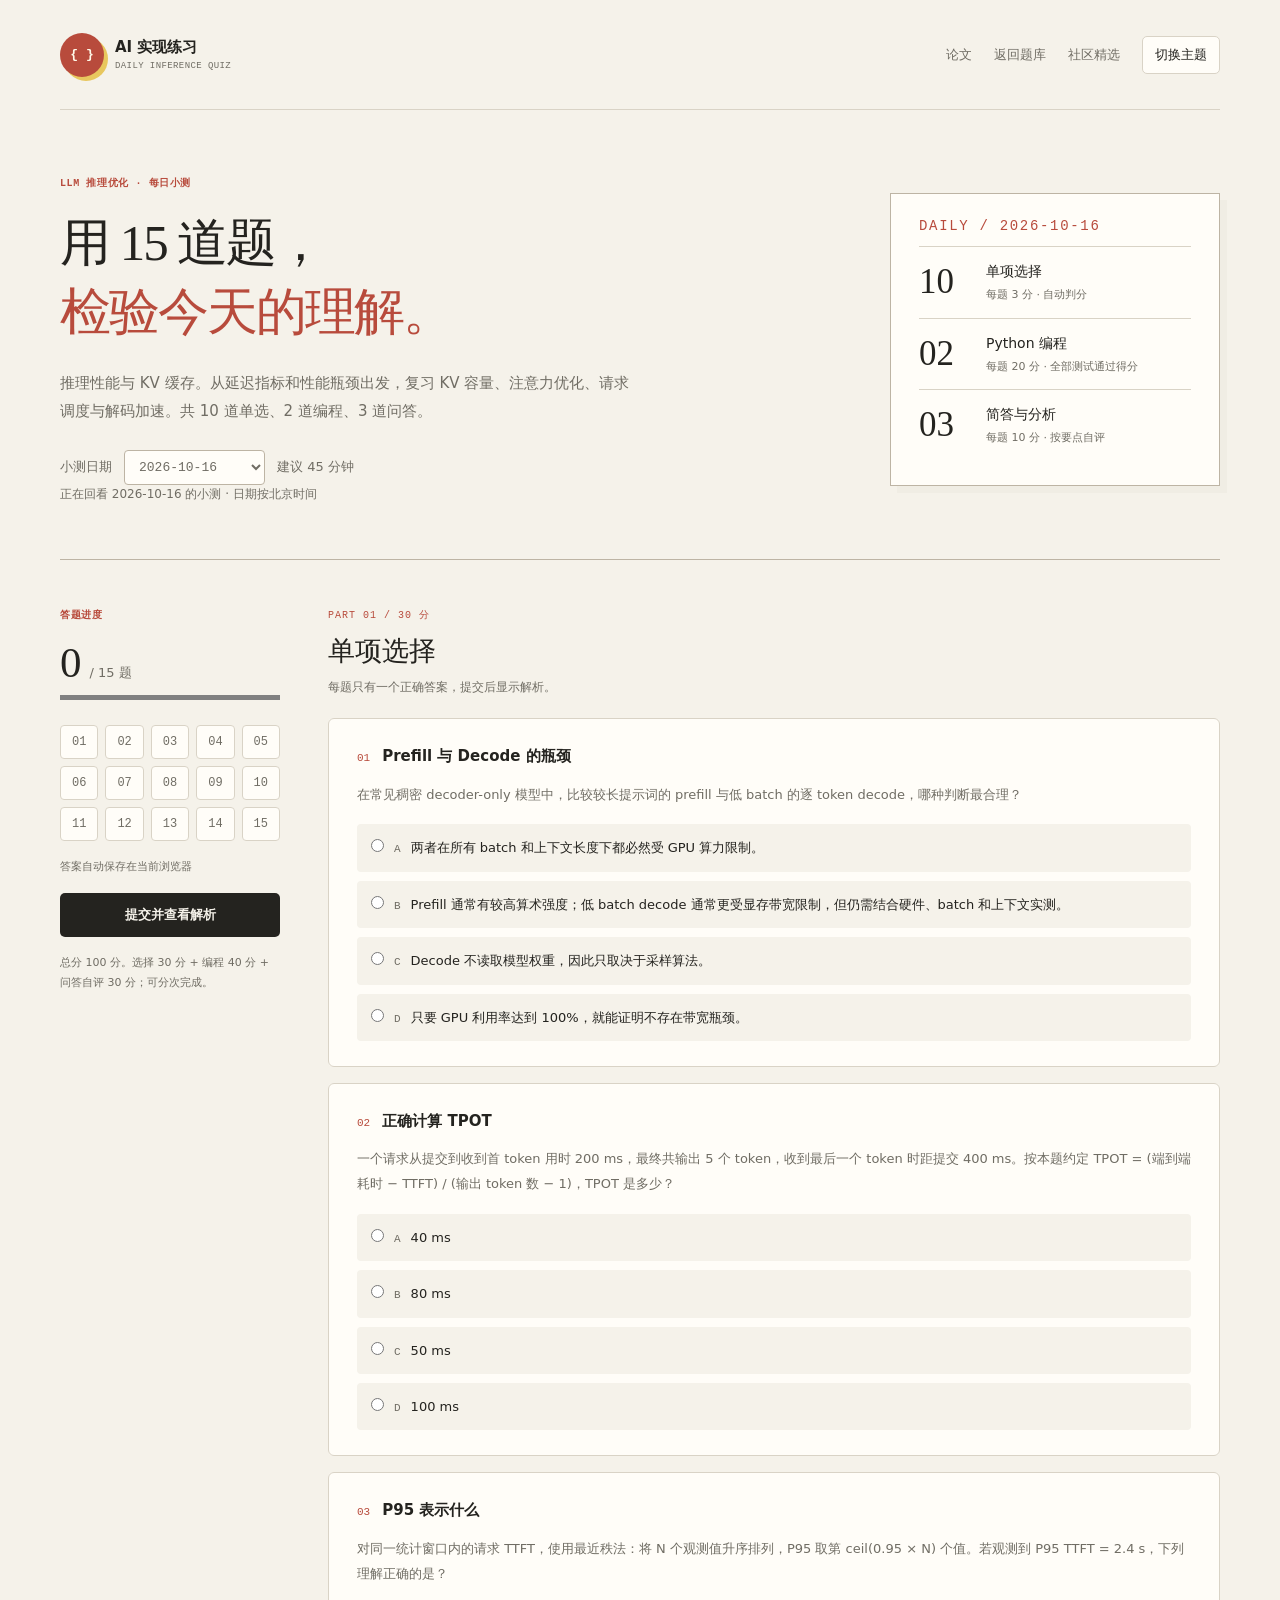
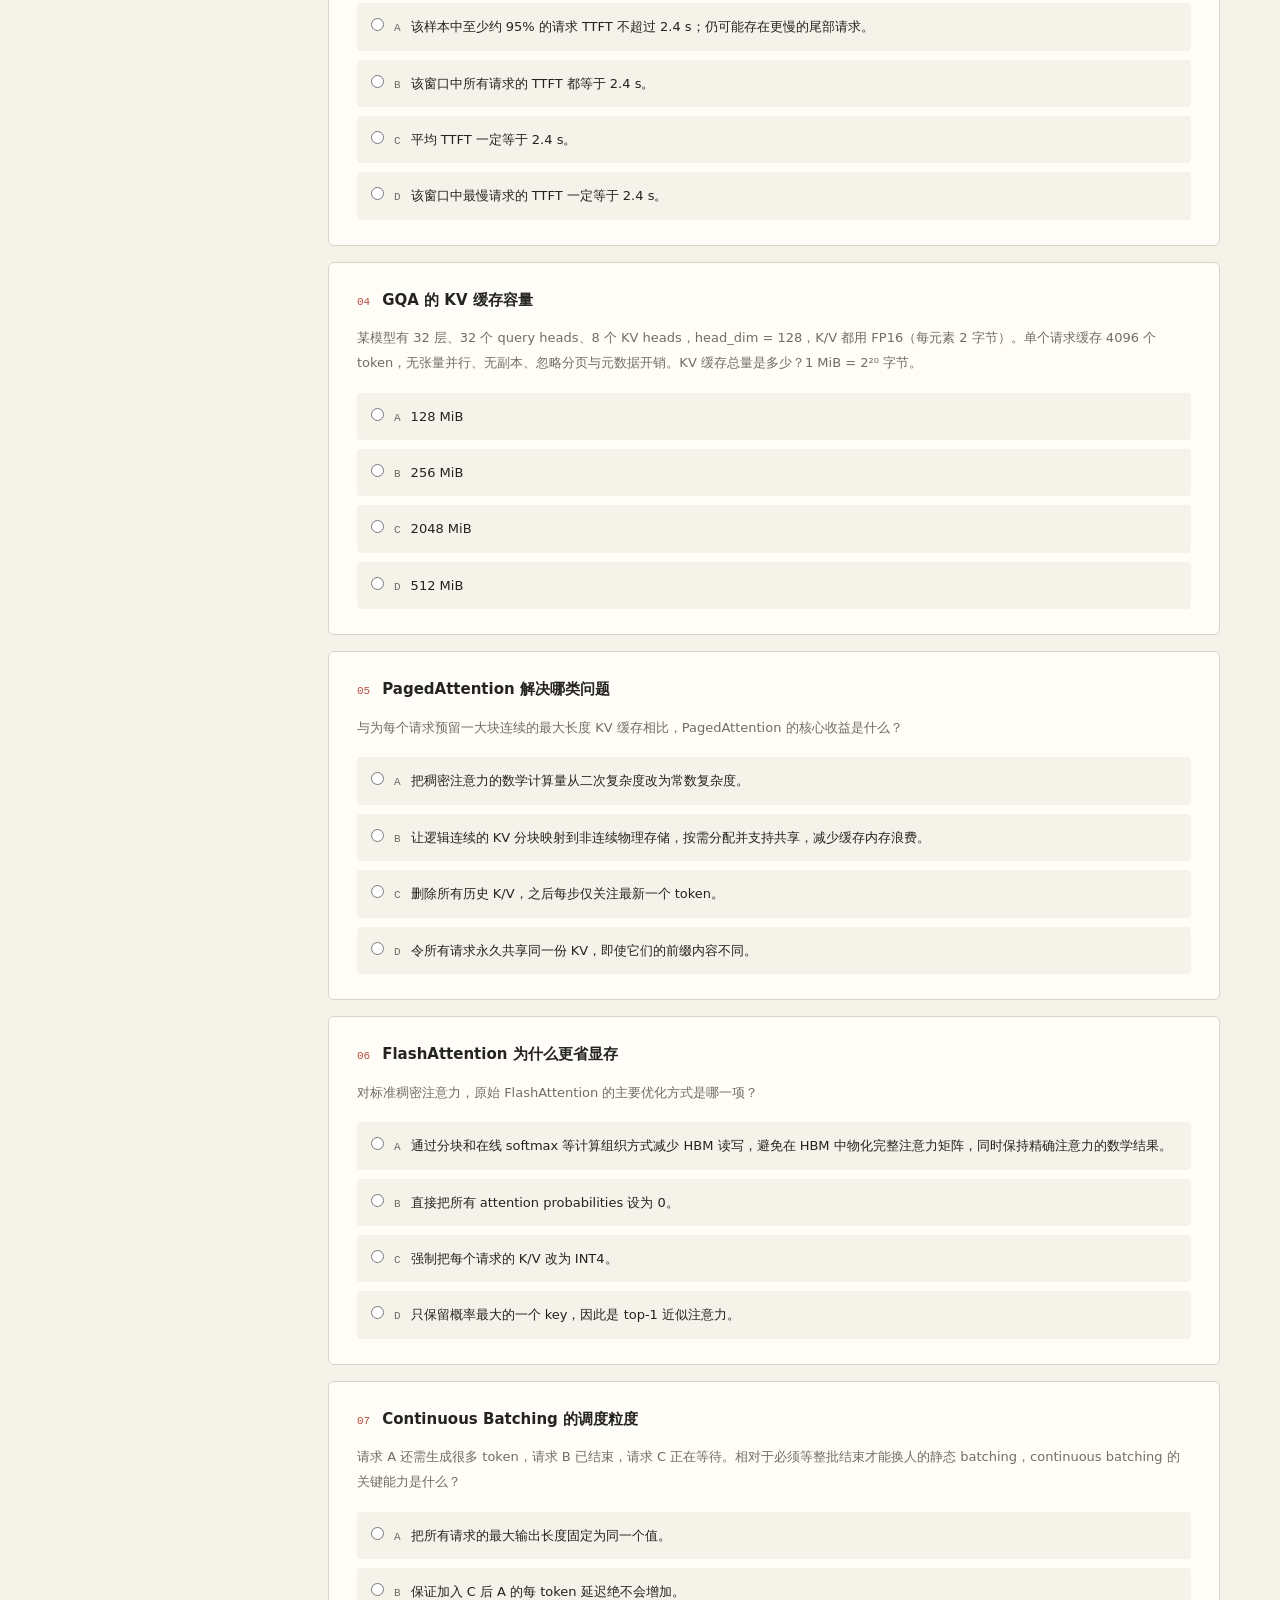
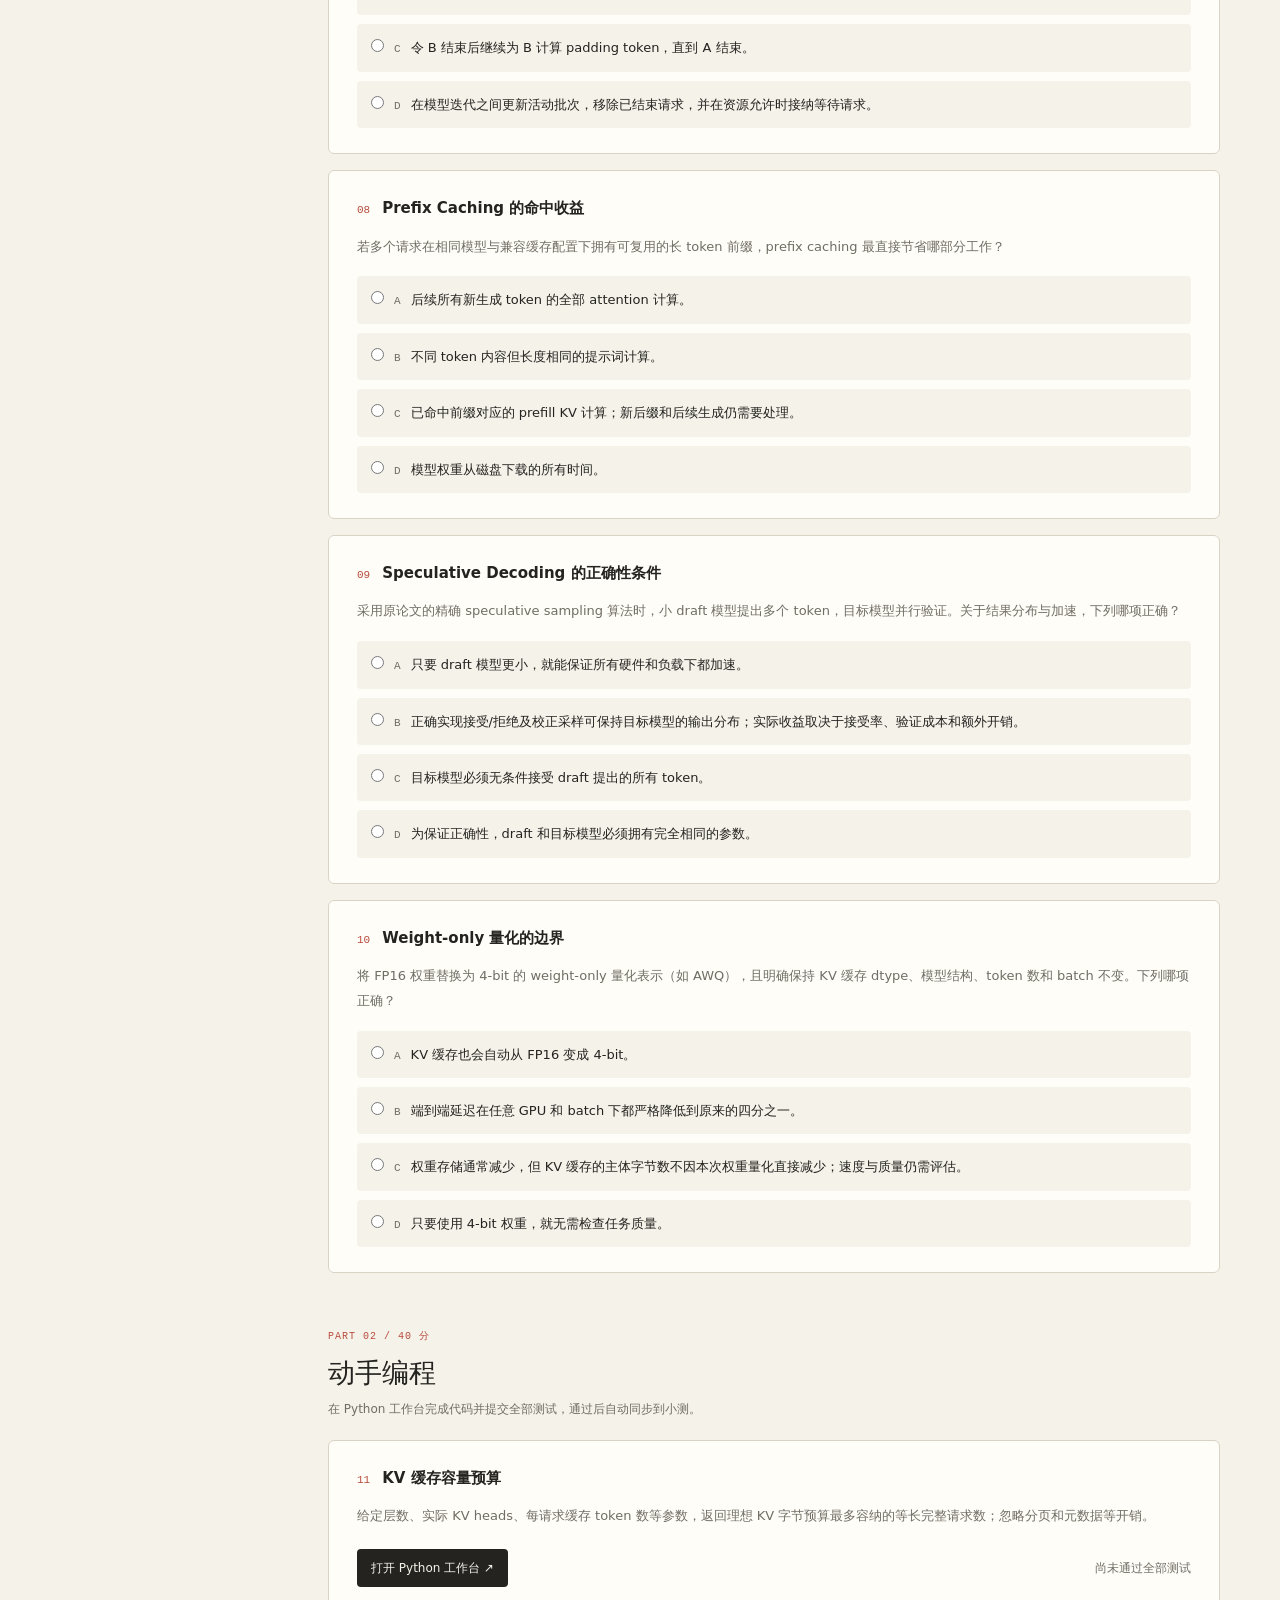
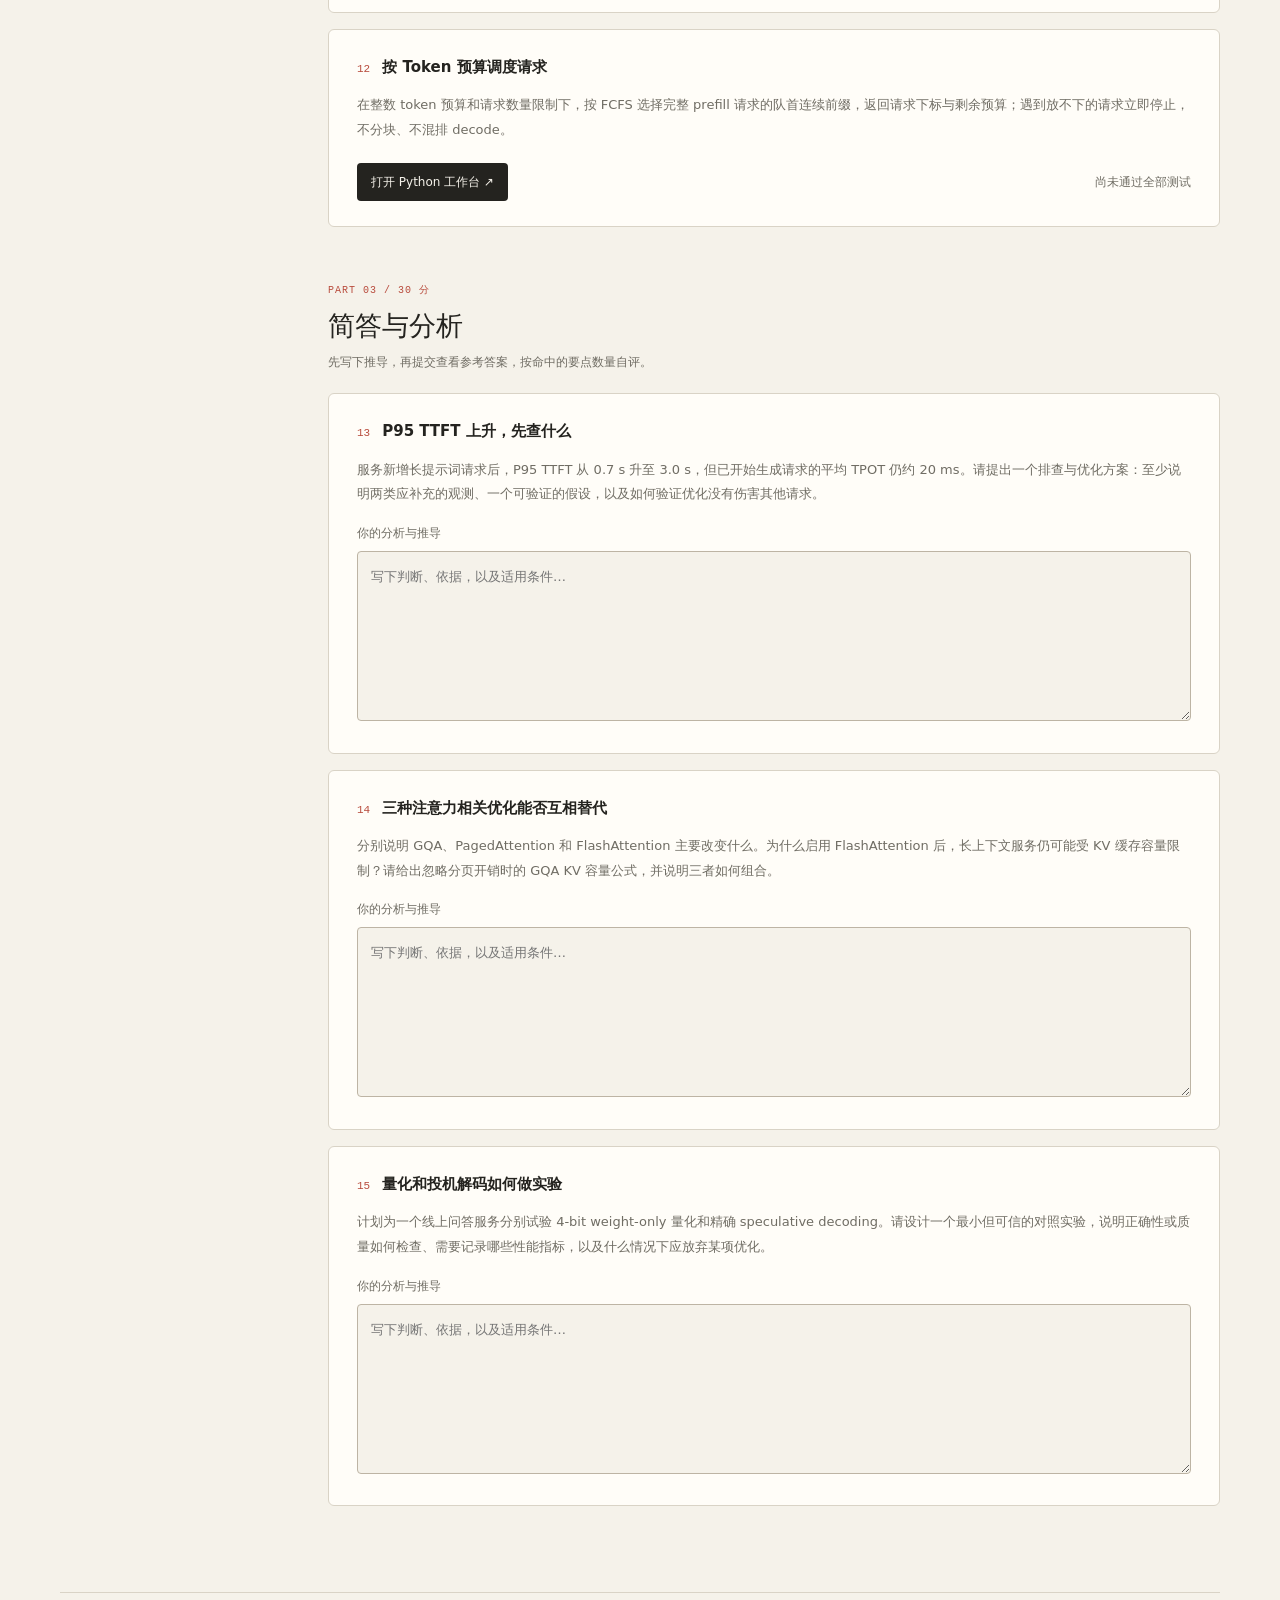
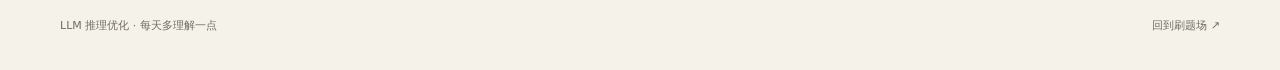
<file: practice/daily/index.html>
<!doctype html>
<html lang="zh-CN">
  <head>
    <meta charset="utf-8" />
    <meta name="viewport" content="width=device-width, initial-scale=1" />
    <meta name="description" content="LLM 推理优化每日小测：10 道选择、2 道 Python 编程、3 道问答，作答自动保存在当前浏览器。" />
    <meta name="color-scheme" content="light dark" />
    <title>每日小测 · LLM 推理优化</title>
    <link rel="stylesheet" href="../styles.css?v=daily-20261016" />
    <link rel="stylesheet" href="styles.css?v=daily-20261016" />
  </head>
  <body>
    <a class="skip-link" href="#quizMain">跳到小测</a>
    <div class="quiz-shell">
      <header class="quiz-topbar">
        <a class="brand" href="../"><span class="brand-mark" aria-hidden="true">{ }</span><span class="brand-copy"><strong>AI 实现练习</strong><small>DAILY INFERENCE QUIZ</small></span></a>
        <nav class="quiz-toplinks" aria-label="站点导航">
          <a href="../../">论文</a><a href="../">返回题库</a><a href="../../inference-community/">社区精选</a>
          <button id="quizTheme" class="quiz-theme" type="button" aria-label="切换深浅主题">切换主题</button>
        </nav>
      </header>

      <main id="quizMain">
        <section class="quiz-hero" aria-labelledby="quizHeading">
          <div>
            <p class="section-kicker">LLM 推理优化 · 每日小测</p>
            <h1 id="quizHeading">用 15 道题，<br /><em>检验今天的理解。</em></h1>
            <p id="quizSubtitle" class="quiz-lede">正在读取小测…</p>
            <div class="quiz-meta"><label for="quizDate">小测日期</label><select id="quizDate" aria-describedby="quizDateNote"></select><span id="quizDuration"></span></div>
            <p id="quizDateNote" class="quiz-date-note"></p>
          </div>
          <aside class="quiz-outline" aria-label="题型与分值">
            <span class="quiz-edition" id="quizEdition">DAILY / 01</span>
            <div><b>10</b><span>单项选择<small>每题 3 分 · 自动判分</small></span></div>
            <div><b>02</b><span>Python 编程<small>每题 20 分 · 全部测试通过得分</small></span></div>
            <div><b>03</b><span>简答与分析<small>每题 10 分 · 按要点自评</small></span></div>
          </aside>
        </section>

        <div id="quizError" class="quiz-notice" role="alert" hidden></div>
        <div class="quiz-workspace" id="quizWorkspace" hidden>
          <aside class="quiz-sidebar">
            <div class="quiz-sidebar-inner">
              <span class="section-kicker">答题进度</span>
              <p class="quiz-progress"><strong id="quizProgress">0</strong><span>/ 15 题</span></p>
              <progress id="quizProgressBar" max="15" value="0" aria-label="已作答题目"></progress>
              <nav class="quiz-question-nav" id="quizQuestionNav" aria-label="按题号跳转"></nav>
              <p class="quiz-save-note" id="quizSaveNote" role="status">答案自动保存在当前浏览器</p>
              <div id="quizScore" class="quiz-score" aria-live="polite" hidden></div>
              <button class="quiz-submit" type="submit" form="quizForm" id="quizSubmit">提交并查看解析</button>
              <p class="quiz-score-note">总分 100 分。选择 30 分 + 编程 40 分 + 问答自评 30 分；可分次完成。</p>
            </div>
          </aside>

          <form id="quizForm" class="quiz-form">
            <section aria-labelledby="choicesHeading"><header class="quiz-section-heading"><span>PART 01 / 30 分</span><h2 id="choicesHeading">单项选择</h2><p>每题只有一个正确答案，提交后显示解析。</p></header><div id="quizChoices"></div></section>
            <section aria-labelledby="codingHeading"><header class="quiz-section-heading"><span>PART 02 / 40 分</span><h2 id="codingHeading">动手编程</h2><p>在 Python 工作台完成代码并提交全部测试，通过后自动同步到小测。</p></header><div id="quizCoding"></div></section>
            <section aria-labelledby="writtenHeading"><header class="quiz-section-heading"><span>PART 03 / 30 分</span><h2 id="writtenHeading">简答与分析</h2><p>先写下推导，再提交查看参考答案，按命中的要点数量自评。</p></header><div id="quizWritten"></div></section>
            <section id="quizSources" class="quiz-sources" aria-labelledby="sourcesHeading" hidden><h2 id="sourcesHeading">延伸阅读与题目依据</h2><ul id="quizSourceList"></ul></section>
          </form>
        </div>
      </main>
      <footer class="quiz-footer"><span>LLM 推理优化 · 每天多理解一点</span><a href="../">回到刷题场 ↗</a></footer>
    </div>
    <noscript><p class="quiz-notice">请启用 JavaScript 来载入小测、保存答案和判分。</p></noscript>
    <script src="../daily-quizzes.js?v=20261016" defer></script>
    <script src="../daily-quiz-engine.js?v=20261016" defer></script>
    <script src="app.js?v=20261016" defer></script>
  </body>
</html>
</file>
<file: styles.css>
:root {
  color-scheme: light;
  --bg: #f6f7f4;
  --surface: #ffffff;
  --surface-2: #edf5f2;
  --ink: #182321;
  --muted: #65716f;
  --line: #dbe2de;
  --teal: #0f766e;
  --teal-soft: #dff4ef;
  --coral: #d95f43;
  --coral-soft: #ffe4dc;
  --amber: #b7791f;
  --amber-soft: #fff0c8;
  --violet: #5f5bb7;
  --shadow: 0 18px 60px rgba(23, 36, 33, 0.1);
  --radius: 8px;
  --max: 1180px;
}

.topic-reading {
  display: grid;
  gap: 9px;
  margin: 0 0 26px;
  padding: 24px;
  border: 1px solid var(--line);
  border-left: 4px solid var(--teal);
  border-radius: var(--radius);
  background: var(--surface);
}
.topic-reading-label { color: var(--teal); font-size: 13px; font-weight: 700; }
.topic-reading strong { font-size: 21px; line-height: 1.5; }
.topic-reading > span:not([class]) { color: var(--muted); line-height: 1.7; }
.topic-reading-action { margin-top: 3px; color: var(--teal); font-size: 14px; font-weight: 700; }
.topic-reading:hover { border-color: var(--teal); }
.topic-reading:focus-visible { outline: 3px solid var(--teal); outline-offset: 4px; }

@media (max-width: 720px) {
  .topbar { flex-wrap: wrap; }
  .brand small { display: none; }
  .topbar-actions { width: 100%; justify-content: space-between; }
  .site-switcher { flex: 1; justify-content: space-between; }
}

[data-theme="dark"] {
  color-scheme: dark;
  --bg: #111513;
  --surface: #1a201e;
  --surface-2: #202b27;
  --ink: #eff5f0;
  --muted: #aeb9b5;
  --line: #34413c;
  --teal: #58c7ba;
  --teal-soft: #173c38;
  --coral: #ff8a6b;
  --coral-soft: #43261f;
  --amber: #f3c969;
  --amber-soft: #3b321d;
  --violet: #aaa6ff;
  --shadow: 0 18px 60px rgba(0, 0, 0, 0.28);
}

* {
  box-sizing: border-box;
}

html {
  min-width: 320px;
}

body {
  margin: 0;
  background:
    linear-gradient(180deg, rgba(15, 118, 110, 0.08), transparent 300px),
    var(--bg);
  color: var(--ink);
  font-family:
    Inter, ui-sans-serif, system-ui, -apple-system, BlinkMacSystemFont, "Segoe UI",
    sans-serif;
  font-size: 16px;
  line-height: 1.5;
}

button,
input,
select {
  font: inherit;
}

a {
  color: inherit;
  text-decoration: none;
}

.site-shell {
  width: min(100% - 32px, var(--max));
  margin: 0 auto;
  padding: 22px 0 34px;
}

.topbar {
  display: flex;
  align-items: center;
  justify-content: space-between;
  gap: 16px;
  min-height: 56px;
}

.brand {
  display: inline-flex;
  align-items: center;
  gap: 12px;
  min-width: 0;
}

.brand-mark {
  display: grid;
  width: 42px;
  height: 42px;
  place-items: center;
  border: 1px solid var(--line);
  border-radius: var(--radius);
  background: var(--surface);
  color: var(--teal);
  font-size: 14px;
  font-weight: 800;
  box-shadow: 0 8px 24px rgba(15, 118, 110, 0.1);
}

.brand strong,
.brand small {
  display: block;
}

.brand strong {
  font-size: 16px;
}

.brand small {
  color: var(--muted);
  font-size: 12px;
}

.topbar-actions {
  display: flex;
  align-items: center;
  gap: 10px;
}

.site-switcher {
  display: inline-flex;
  align-items: center;
  padding: 3px;
  border: 1px solid var(--line);
  border-radius: var(--radius);
  background: var(--surface);
}

.site-switcher-link {
  display: inline-flex;
  align-items: center;
  min-height: 32px;
  padding: 0 10px;
  border-radius: 5px;
  color: var(--muted);
  font-size: 13px;
  font-weight: 800;
  white-space: nowrap;
}

.site-switcher-link[aria-current="page"] {
  background: var(--teal-soft);
  color: var(--teal);
}

.icon-button,
.quiet-button,
.publish-link,
.segment-button,
.date-button {
  border: 1px solid var(--line);
  border-radius: var(--radius);
  background: var(--surface);
  color: var(--ink);
  cursor: pointer;
  transition:
    transform 160ms ease,
    border-color 160ms ease,
    background 160ms ease;
}

.icon-button:hover,
.quiet-button:hover,
.publish-link:hover,
.segment-button:hover,
.date-button:hover {
  transform: translateY(-1px);
  border-color: color-mix(in srgb, var(--teal) 45%, var(--line));
}

.icon-button {
  display: grid;
  width: 40px;
  height: 40px;
  place-items: center;
  padding: 0;
}

.publish-link,
.quiet-button {
  display: inline-flex;
  align-items: center;
  justify-content: center;
  gap: 8px;
  min-height: 40px;
  padding: 0 14px;
  white-space: nowrap;
}

.publish-link {
  background: var(--ink);
  color: var(--surface);
  border-color: var(--ink);
}

.masthead {
  display: grid;
  grid-template-columns: minmax(0, 1.02fr) minmax(320px, 0.98fr);
  gap: 28px;
  align-items: stretch;
  margin-top: 26px;
}

.masthead-copy {
  display: flex;
  flex-direction: column;
  justify-content: center;
  min-height: 360px;
  padding: 30px 0;
}

.eyebrow {
  margin: 0 0 14px;
  color: var(--coral);
  font-size: 13px;
  font-weight: 800;
  letter-spacing: 0;
  text-transform: uppercase;
}

h1,
h2,
p,
dl,
figure,
ol {
  margin: 0;
}

h1 {
  max-width: 620px;
  font-size: 46px;
  line-height: 1.05;
  letter-spacing: 0;
}

.lede {
  max-width: 650px;
  margin-top: 18px;
  color: var(--muted);
  font-size: 18px;
}

.mono {
  font-family: "SFMono-Regular", Consolas, "Liberation Mono", monospace;
  color: var(--teal);
  font-size: 0.95em;
}

.metric-row {
  display: grid;
  grid-template-columns: repeat(4, minmax(0, 1fr));
  gap: 10px;
  margin-top: 28px;
  max-width: 720px;
}

.metric-row div {
  min-width: 0;
  border: 1px solid var(--line);
  border-radius: var(--radius);
  background: color-mix(in srgb, var(--surface) 84%, transparent);
  padding: 14px 16px;
}

.metric-row dt {
  color: var(--muted);
  font-size: 12px;
}

.metric-row dd {
  margin: 4px 0 0;
  overflow: hidden;
  color: var(--ink);
  font-size: 22px;
  font-weight: 800;
  text-overflow: ellipsis;
  white-space: nowrap;
}

.masthead-media {
  min-height: 360px;
  overflow: hidden;
  border: 1px solid var(--line);
  border-radius: var(--radius);
  background: var(--surface-2);
  box-shadow: var(--shadow);
}

.masthead-media img {
  display: block;
  width: 100%;
  height: 100%;
  min-height: 360px;
  object-fit: cover;
}

.control-strip {
  margin-top: 24px;
  padding: 18px;
  border: 1px solid var(--line);
  border-radius: var(--radius);
  background: color-mix(in srgb, var(--surface) 92%, transparent);
  box-shadow: 0 12px 34px rgba(23, 36, 33, 0.05);
}

.history-bar {
  display: flex;
  align-items: center;
  justify-content: space-between;
  gap: 14px;
  margin-bottom: 14px;
}

.history-select {
  display: inline-grid;
  grid-template-columns: auto minmax(190px, 1fr);
  gap: 10px;
  align-items: center;
  min-height: 42px;
  padding: 0 10px 0 12px;
  border: 1px solid var(--line);
  border-radius: var(--radius);
  background: var(--surface);
  color: var(--muted);
  font-size: 14px;
}

.history-select select {
  width: 100%;
  min-width: 0;
  border: 0;
  outline: 0;
  background: transparent;
  color: var(--ink);
}

.history-quick {
  display: flex;
  flex-wrap: wrap;
  justify-content: flex-end;
  gap: 8px;
}

.date-button {
  min-height: 36px;
  padding: 0 11px;
  color: var(--muted);
  font-size: 13px;
  white-space: nowrap;
}

.date-button[aria-pressed="true"] {
  background: var(--coral-soft);
  color: var(--coral);
  border-color: color-mix(in srgb, var(--coral) 40%, var(--line));
  font-weight: 800;
}

.search-box {
  display: grid;
  grid-template-columns: 22px minmax(0, 1fr);
  gap: 10px;
  align-items: center;
  min-height: 50px;
  padding: 0 14px;
  border: 1px solid var(--line);
  border-radius: var(--radius);
  background: var(--surface);
}

.search-box input {
  width: 100%;
  min-width: 0;
  border: 0;
  outline: 0;
  background: transparent;
  color: var(--ink);
}

.search-box input::placeholder {
  color: color-mix(in srgb, var(--muted) 76%, transparent);
}

.filter-row {
  display: flex;
  align-items: center;
  justify-content: space-between;
  gap: 16px;
  margin-top: 14px;
}

.segment-group {
  display: flex;
  flex-wrap: wrap;
  gap: 8px;
}

.segment-button {
  min-height: 38px;
  padding: 0 13px;
  color: var(--muted);
  font-size: 14px;
}

.segment-button[aria-pressed="true"] {
  background: var(--teal-soft);
  color: var(--teal);
  border-color: color-mix(in srgb, var(--teal) 34%, var(--line));
  font-weight: 800;
}

.sort-tools {
  display: flex;
  align-items: center;
  gap: 10px;
  flex-shrink: 0;
}

.select-field {
  display: inline-grid;
  grid-template-columns: auto minmax(118px, 1fr);
  gap: 8px;
  align-items: center;
  min-height: 40px;
  padding: 0 10px 0 12px;
  border: 1px solid var(--line);
  border-radius: var(--radius);
  background: var(--surface);
  color: var(--muted);
  font-size: 14px;
}

.select-field select {
  width: 100%;
  border: 0;
  outline: 0;
  background: transparent;
  color: var(--ink);
}

.quiet-button[aria-pressed="true"] {
  background: var(--coral-soft);
  color: var(--coral);
  border-color: color-mix(in srgb, var(--coral) 40%, var(--line));
  font-weight: 800;
}

.content-grid {
  display: grid;
  grid-template-columns: 300px minmax(0, 1fr);
  gap: 22px;
  align-items: start;
  margin-top: 22px;
}

.digest-panel {
  position: sticky;
  top: 16px;
  border: 1px solid var(--line);
  border-radius: var(--radius);
  background: var(--surface);
  padding: 18px;
}

.panel-header {
  display: flex;
  align-items: center;
  justify-content: space-between;
  color: var(--teal);
  font-size: 13px;
  font-weight: 800;
  text-transform: uppercase;
}

.digest-panel ol {
  display: grid;
  gap: 12px;
  margin-top: 14px;
  padding-left: 20px;
}

.digest-panel li {
  color: var(--muted);
  font-size: 14px;
}

.digest-panel strong {
  display: block;
  color: var(--ink);
  font-size: 14px;
}

.list-heading {
  display: flex;
  align-items: end;
  justify-content: space-between;
  gap: 16px;
  min-height: 36px;
  margin-bottom: 12px;
}

.list-heading h2,
.empty-state h2 {
  font-size: 22px;
  line-height: 1.2;
  letter-spacing: 0;
}

.list-heading span {
  color: var(--muted);
  font-size: 14px;
  white-space: nowrap;
}

.paper-list {
  display: grid;
  gap: 12px;
}

.paper-card {
  display: grid;
  gap: 14px;
  border: 1px solid var(--line);
  border-radius: var(--radius);
  background: var(--surface);
  padding: 18px;
  transition:
    transform 160ms ease,
    border-color 160ms ease,
    box-shadow 160ms ease;
}

.paper-card:hover {
  transform: translateY(-2px);
  border-color: color-mix(in srgb, var(--teal) 34%, var(--line));
  box-shadow: 0 14px 44px rgba(23, 36, 33, 0.08);
}

.paper-topline,
.paper-actions,
.tag-row,
.paper-meta {
  display: flex;
  align-items: center;
  gap: 8px;
  flex-wrap: wrap;
}

.paper-topline {
  justify-content: space-between;
  gap: 12px;
}

.paper-area {
  display: inline-flex;
  align-items: center;
  min-height: 28px;
  padding: 0 9px;
  border-radius: 999px;
  background: var(--amber-soft);
  color: var(--amber);
  font-size: 12px;
  font-weight: 800;
}

.paper-signal {
  color: var(--muted);
  font-size: 13px;
}

.paper-card h3 {
  margin: 0;
  color: var(--ink);
  font-size: 22px;
  line-height: 1.25;
  letter-spacing: 0;
}

.paper-card h3 a:hover {
  color: var(--teal);
}

.paper-summary {
  color: var(--muted);
  font-size: 15px;
}

.paper-meta {
  color: var(--muted);
  font-size: 13px;
}

.paper-meta span {
  min-width: 0;
}

.tag {
  display: inline-flex;
  align-items: center;
  min-height: 26px;
  padding: 0 8px;
  border-radius: 999px;
  background: var(--surface-2);
  color: var(--muted);
  font-size: 12px;
}

.paper-footer {
  display: flex;
  align-items: center;
  justify-content: space-between;
  gap: 14px;
  border-top: 1px solid var(--line);
  padding-top: 14px;
}

.paper-actions a,
.bookmark-button {
  display: inline-flex;
  align-items: center;
  justify-content: center;
  gap: 7px;
  min-height: 36px;
  border-radius: var(--radius);
  font-size: 14px;
}

.paper-actions a {
  padding: 0 11px;
  border: 1px solid var(--line);
  background: var(--surface);
}

.paper-actions a:first-child {
  background: var(--teal);
  color: #fff;
  border-color: var(--teal);
}

.bookmark-button {
  width: 38px;
  border: 1px solid var(--line);
  background: var(--surface);
  color: var(--muted);
  cursor: pointer;
}

.bookmark-button[aria-pressed="true"] {
  background: var(--coral-soft);
  color: var(--coral);
  border-color: color-mix(in srgb, var(--coral) 40%, var(--line));
}

.empty-state {
  display: grid;
  justify-items: center;
  gap: 10px;
  border: 1px dashed var(--line);
  border-radius: var(--radius);
  background: color-mix(in srgb, var(--surface) 74%, transparent);
  padding: 54px 22px;
  color: var(--muted);
  text-align: center;
}

.empty-state i {
  color: var(--coral);
}

.comments-section {
  margin-top: 22px;
  border: 1px solid var(--line);
  border-radius: var(--radius);
  background: var(--surface);
  padding: 18px;
}

.comments-heading {
  display: flex;
  align-items: center;
  justify-content: space-between;
  gap: 16px;
  margin-bottom: 12px;
}

.comments-heading h2 {
  margin: 0;
  font-size: 22px;
  line-height: 1.2;
  letter-spacing: 0;
}

.comments-source {
  display: inline-flex;
  align-items: center;
  justify-content: center;
  gap: 8px;
  min-height: 38px;
  padding: 0 12px;
  border: 1px solid var(--line);
  border-radius: var(--radius);
  background: var(--surface);
  color: var(--muted);
  font-size: 14px;
  font-weight: 800;
}

.comments-source:hover {
  border-color: color-mix(in srgb, var(--teal) 45%, var(--line));
  color: var(--teal);
}

.comments-thread {
  min-height: 180px;
}

.comments-thread .utterances {
  max-width: 100%;
}

.site-footer {
  display: flex;
  align-items: center;
  justify-content: space-between;
  gap: 16px;
  margin-top: 34px;
  padding-top: 18px;
  border-top: 1px solid var(--line);
  color: var(--muted);
  font-size: 14px;
}

.site-footer a {
  color: var(--teal);
  font-weight: 800;
}

i[data-lucide] {
  width: 18px;
  height: 18px;
  stroke-width: 2;
}

@media (max-width: 900px) {
  .masthead,
  .content-grid {
    grid-template-columns: 1fr;
  }

  .masthead-copy {
    min-height: 0;
    padding-bottom: 0;
  }

  .masthead-media,
  .masthead-media img {
    min-height: 280px;
  }

  .digest-panel {
    position: static;
  }

  .digest-panel ol {
    grid-template-columns: repeat(3, minmax(0, 1fr));
    padding-left: 0;
    list-style-position: inside;
  }
}

@media (max-width: 720px) {
  .site-shell {
    width: min(100% - 24px, var(--max));
    padding-top: 14px;
  }

  .topbar {
    align-items: flex-start;
  }

  .publish-link span {
    display: none;
  }

  .site-switcher-link {
    padding: 0 8px;
    font-size: 12px;
  }

  h1 {
    font-size: 36px;
  }

  .lede {
    font-size: 16px;
  }

  .metric-row,
  .digest-panel ol {
    grid-template-columns: 1fr;
  }

  .filter-row,
  .history-bar,
  .sort-tools,
  .paper-footer,
  .comments-heading,
  .site-footer {
    align-items: stretch;
    flex-direction: column;
  }

  .sort-tools {
    width: 100%;
  }

  .history-select,
  .select-field,
  .quiet-button {
    width: 100%;
  }

  .history-quick {
    justify-content: flex-start;
  }

  .paper-actions {
    width: 100%;
  }

  .paper-actions a {
    flex: 1 1 138px;
  }
}

@media (max-width: 460px) {
  h1 {
    font-size: 31px;
  }

  .masthead-media,
  .masthead-media img {
    min-height: 220px;
  }

  .control-strip,
  .paper-card,
  .digest-panel {
    padding: 14px;
  }

  .paper-card h3 {
    font-size: 19px;
  }
}
</file>
<file: context-parallel/styles.css>
html { scroll-behavior: smooth; scroll-padding-top: 24px; }
.article-header { max-width: 970px; padding: 64px 0 34px; }
.article-header h1 { font-size: clamp(2rem, 4.8vw, 3.7rem); line-height: 1.2; letter-spacing: -.035em; margin: 14px 0 22px; }
.article-header h1 span { color: var(--teal); }
.article-lead { max-width: 780px; font-size: 1.125rem; line-height: 1.85; color: var(--muted); }
.article-links { display: flex; flex-wrap: wrap; gap: 12px 26px; padding-top: 10px; }
.article-links a, .article-body a, figcaption a { color: var(--teal); text-decoration: underline; text-underline-offset: 4px; }
.article-links a { font-weight: 650; font-size: .9375rem; }
.overview { margin: 0 0 56px; }
.overview img { display: block; width: 100%; height: auto; border: 1px solid var(--line); border-radius: var(--radius); background: #fff; }
.overview figcaption { display: flex; justify-content: space-between; gap: 12px; flex-wrap: wrap; margin-top: 12px; color: var(--muted); font-size: .875rem; }
.figure-note { margin: 10px 0 0; color: var(--muted); font-size: .875rem; line-height: 1.8; }
.reading-layout { display: grid; grid-template-columns: 220px minmax(0, 1fr); gap: 42px; align-items: start; }
.article-toc { position: sticky; top: 24px; padding-top: 8px; }
.article-toc p { margin: 0 0 14px; color: var(--muted); font-size: .875rem; }
.article-toc nav { display: grid; gap: 3px; border-left: 1px solid var(--line); }
.article-toc a { padding: 8px 0 8px 15px; color: var(--muted); font-size: .875rem; }
.article-toc a:hover { color: var(--teal); background: var(--teal-soft); }
.article-body { min-width: 0; max-width: 880px; line-height: 1.9; }
.article-body section { margin-bottom: 54px; padding-bottom: 34px; border-bottom: 1px solid var(--line); }
.article-body .section-number { margin: 0 0 8px; color: var(--teal); font-size: .8125rem; font-weight: 700; letter-spacing: .04em; }
.article-body h2 { margin: 0 0 22px; font-size: clamp(1.4rem, 2.8vw, 1.8rem); line-height: 1.5; letter-spacing: -.02em; }
.article-body h3 { margin: 30px 0 12px; font-size: 1.15rem; }
.article-body p { margin: 16px 0; }
.article-body li { margin: 9px 0; }
.article-body ul, .article-body ol { padding-left: 24px; }
.article-body code { font-size: .9em; overflow-wrap: anywhere; }
.formula { margin: 24px 0; padding: 22px; background: var(--surface); border: 1px solid var(--line); border-radius: var(--radius); text-align: center; font-size: 1.08rem; overflow-wrap: anywhere; line-height: 2; font-family: "Cambria Math", "STIX Two Math", Georgia, serif; }
.formula span { padding: 0 16px; color: var(--muted); }
.formula-emphasis { border-color: var(--teal); }
.takeaway { padding: 18px 22px; border-left: 3px solid var(--teal); background: var(--teal-soft); }
.note { padding: 16px 20px; color: var(--muted); background: var(--surface-2); border-radius: var(--radius); font-size: .9375rem; }
.article-body pre { padding: 20px; border-radius: var(--radius); background: var(--surface); border: 1px solid var(--line); white-space: pre-wrap; overflow-wrap: anywhere; line-height: 1.8; }
.table-scroll { max-width: 100%; overflow-x: auto; margin: 24px 0; }
.article-body table { width: 100%; border-collapse: collapse; font-size: .9375rem; line-height: 1.7; }
.article-body caption { text-align: left; font-size: .875rem; color: var(--muted); padding-bottom: 12px; }
.article-body td, .article-body th { padding: 12px; border-bottom: 1px solid var(--line); text-align: left; vertical-align: top; }
.article-body thead { background: var(--surface-2); }
.article-body th { font-weight: 650; }
.article-body td:first-child { overflow-wrap: anywhere; }
.references a { overflow-wrap: anywhere; }
.attention-demo-host { margin: 28px 0 24px; padding: 24px; background: var(--surface); border: 1px solid var(--line); border-radius: var(--radius); line-height: 1.5; }
:focus-visible { outline: 3px solid var(--teal); outline-offset: 4px; }
@media (max-width: 980px) { .reading-layout { grid-template-columns: 1fr; gap: 24px; } .article-toc { position: static; padding: 0 0 20px; } .article-toc nav { grid-template-columns: repeat(2, minmax(0,1fr)); } .article-body { max-width: none; } }
@media (max-width: 540px) { .article-header { padding-top: 34px; } .article-header h1 { font-size: 2rem; } .article-lead { font-size: 1rem; } .overview { margin-bottom: 32px; } .article-toc nav { grid-template-columns: 1fr; } .attention-demo-host { padding: 14px 8px; } .formula { padding: 16px 10px; font-size: 1rem; } .formula span { padding: 0 5px; } .article-body td, .article-body th { padding: 10px 8px; } }
@media (prefers-reduced-motion: reduce) { html { scroll-behavior: auto; } }
</file>
<file: context-parallel/attention-demo.css>
#cp-attention-explainer {
  --foreground: var(--ink);
  --muted-foreground: var(--muted);
  --viz-series-1: var(--teal);
}
#cp-attention-explainer .viz-controls { display:flex; flex-wrap:wrap; align-items:end; gap:16px; }
#cp-attention-explainer .viz-row { display:flex; flex-wrap:wrap; align-items:center; gap:6px; }
#cp-attention-explainer .form-label { display:grid; gap:8px; font-size:.9375rem; }
#cp-attention-explainer .form-select { font:inherit; min-height:44px; padding:8px 30px 8px 10px; border:1px solid var(--line); border-radius:6px; color:var(--ink); background:var(--surface); }
#cp-attention-explainer .btn { min-height:44px; padding:8px 12px; font:inherit; font-size:.9375rem; border:1px solid var(--line); border-radius:6px; color:var(--ink); background:var(--surface); cursor:pointer; }
#cp-attention-explainer .btn[aria-pressed="true"] { background:var(--teal-soft); border-color:var(--teal); color:var(--ink); font-weight:650; }
#cp-attention-explainer .btn:hover { border-color:var(--teal); }
#cp-attention-explainer .text-small { font-size:.8125rem; }
#cp-attention-explainer .tabular-nums { font-variant-numeric:tabular-nums; }
#cp-attention-explainer .sr-only { position:absolute; width:1px; height:1px; padding:0; margin:-1px; overflow:hidden; clip:rect(0,0,0,0); white-space:nowrap; border:0; }

#cp-attention-explainer { color: var(--foreground); width: 100%; }
  #cp-attention-explainer .cp-state { margin: 14px 0 12px; font-weight: 500; }
  #cp-attention-explainer .cp-axis-title { text-align: center; margin: 0 0 6px 44px; }
  #cp-attention-explainer .cp-matrix { display: grid; grid-template-columns: 44px repeat(8, minmax(0, 1fr)); gap: 3px; width: 100%; }
  #cp-attention-explainer .cp-label { display: flex; align-items: center; justify-content: center; min-width: 0; }
  #cp-attention-explainer .cp-owner { height: 25px; color: var(--muted-foreground); }
  #cp-attention-explainer .cp-column { height: 24px; }
  #cp-attention-explainer .cp-row-label { justify-content: flex-start; gap: 5px; }
  #cp-attention-explainer .cp-row-label::before { content: ''; width: 4px; height: 60%; background: transparent; }
  #cp-attention-explainer .cp-row-label.cp-selected-row { font-weight: 500; }
  #cp-attention-explainer .cp-row-label.cp-selected-row::before { background: var(--viz-series-1); }
  #cp-attention-explainer .cp-cell { display: flex; align-items: center; justify-content: center; height: clamp(25px, 5.5vw, 42px); min-width: 0; }
  #cp-attention-explainer .cp-active { background: color-mix(in srgb, var(--viz-series-1) 24%, transparent); color: var(--foreground); }
  #cp-attention-explainer .cp-idle { background: color-mix(in srgb, var(--foreground) 8%, transparent); }
  #cp-attention-explainer .cp-masked { background: color-mix(in srgb, var(--foreground) 3%, transparent); color: var(--muted-foreground); }
  #cp-attention-explainer .cp-legend { display: flex; flex-wrap: wrap; gap: 8px 16px; margin-top: 12px; }
  #cp-attention-explainer .cp-legend > span { display: inline-flex; align-items: center; gap: 5px; }
  #cp-attention-explainer .cp-swatch { display: inline-flex; align-items: center; justify-content: center; width: 19px; height: 19px; font-style: normal; }
</file>
<file: practice/styles.css>
.daily-quiz-entry {
  display: flex;
  align-items: center;
  justify-content: space-between;
  gap: 32px;
  padding: 30px 34px;
  margin: 0 0 46px;
  border: 1px solid var(--line-strong);
  border-left: 4px solid var(--red);
  border-radius: 6px;
  background: var(--paper);
}
.daily-quiz-entry h2 { font: 500 26px var(--serif); margin: 10px 0; }
.daily-quiz-entry p:not(.section-kicker) { max-width: 720px; color: var(--muted); font-size: 13px; line-height: 1.9; }
.daily-quiz-entry > div > span { font: 11px var(--mono); color: var(--muted); }
.daily-quiz-entry > a { flex-shrink: 0; white-space: nowrap; }
@media (max-width: 680px) {
  .daily-quiz-entry { flex-direction: column; align-items: flex-start; padding: 24px; gap: 20px; }
  .daily-quiz-entry h2 { font-size: 23px; }
}

:root {
  color-scheme: light;
  --bg: #f5f2ea;
  --paper: #fffdf8;
  --paper-2: #f0ede4;
  --ink: #24231f;
  --muted: #706d64;
  --faint: #9d988c;
  --line: #d9d3c6;
  --line-strong: #bdb4a4;
  --red: #b84b3c;
  --red-soft: #f7dfd7;
  --blue: #315f82;
  --blue-soft: #dceaf2;
  --yellow: #e8c75e;
  --yellow-soft: #fff1bd;
  --green: #39755d;
  --green-soft: #deeee6;
  --orange: #bc7228;
  --orange-soft: #f7e7ce;
  --code: #171d1f;
  --code-2: #20282b;
  --code-line: #334044;
  --code-ink: #e8eeeb;
  --code-muted: #849195;
  --shadow: 0 20px 55px rgba(51, 45, 34, 0.1);
  --radius: 8px;
  --max: 1240px;
  --mono: "SFMono-Regular", Consolas, "Liberation Mono", Menlo, monospace;
  --serif: Georgia, "Songti SC", "STSong", serif;
  --sans: Inter, ui-sans-serif, system-ui, -apple-system, BlinkMacSystemFont, "Segoe UI", sans-serif;
}

[data-theme="dark"] {
  color-scheme: dark;
  --bg: #171817;
  --paper: #212320;
  --paper-2: #292b27;
  --ink: #f1f0e9;
  --muted: #b6b3a9;
  --faint: #8b8a82;
  --line: #3e403b;
  --line-strong: #5d5e57;
  --red: #ff947e;
  --red-soft: #492a24;
  --blue: #8bc0e3;
  --blue-soft: #203c4e;
  --yellow: #f6d46e;
  --yellow-soft: #4a3f1d;
  --green: #7fc3a4;
  --green-soft: #233e32;
  --orange: #efad67;
  --orange-soft: #4a3321;
  --code: #0f1415;
  --code-2: #171d1f;
  --code-line: #2d373a;
  --code-ink: #eef3f0;
  --code-muted: #849195;
  --shadow: 0 20px 55px rgba(0, 0, 0, 0.28);
}

* {
  box-sizing: border-box;
}

html {
  min-width: 320px;
  scroll-behavior: smooth;
}

body {
  margin: 0;
  background: var(--bg);
  color: var(--ink);
  font-family: var(--sans);
  font-size: 15px;
  line-height: 1.5;
}

body,
button,
input,
select,
textarea {
  font-family: var(--sans);
}

button,
input,
select,
textarea {
  color: inherit;
}

button,
select {
  cursor: pointer;
}

button:disabled {
  cursor: not-allowed;
  opacity: 0.55;
}

a {
  color: inherit;
  text-decoration: none;
}

h1,
h2,
h3,
p,
figure,
dl,
dd,
ol,
ul,
pre {
  margin: 0;
}

svg {
  width: 18px;
  height: 18px;
  stroke-width: 1.8;
}

[hidden] {
  display: none !important;
}

.sr-only {
  position: absolute;
  width: 1px;
  height: 1px;
  padding: 0;
  overflow: hidden;
  clip: rect(0, 0, 0, 0);
  white-space: nowrap;
  border: 0;
}

.skip-link {
  position: fixed;
  z-index: 1000;
  top: 10px;
  left: 10px;
  padding: 9px 12px;
  border-radius: 5px;
  background: var(--ink);
  color: var(--paper);
  font-weight: 800;
  transform: translateY(-160%);
}

.skip-link:focus {
  transform: translateY(0);
}

:focus-visible {
  outline: 3px solid color-mix(in srgb, var(--blue) 55%, transparent);
  outline-offset: 2px;
}

.grain {
  position: fixed;
  z-index: -1;
  inset: 0;
  opacity: 0.24;
  pointer-events: none;
  background-image: radial-gradient(rgba(58, 52, 42, 0.17) 0.55px, transparent 0.75px);
  background-size: 6px 6px;
}

/* Catalog */

.catalog-view {
  min-height: 100vh;
  background:
    linear-gradient(180deg, color-mix(in srgb, var(--blue-soft) 48%, transparent), transparent 380px),
    var(--bg);
}

.catalog-shell {
  width: min(100% - 40px, var(--max));
  margin: 0 auto;
  padding: 20px 0 34px;
}

.catalog-topbar {
  display: flex;
  min-height: 52px;
  align-items: center;
  justify-content: space-between;
  gap: 18px;
}

.brand,
.topbar-actions,
.site-switcher,
.topbar-link,
.hero-actions,
.text-link,
.primary-link {
  display: flex;
  align-items: center;
}

.brand {
  min-width: 0;
  gap: 11px;
}

.brand-mark {
  display: grid;
  width: 44px;
  height: 44px;
  flex: 0 0 auto;
  place-items: center;
  border-radius: 50%;
  background: var(--red);
  color: #fff9e9;
  font-family: var(--mono);
  font-size: 13px;
  font-weight: 900;
  box-shadow: 4px 4px 0 var(--yellow);
}

.brand-copy strong,
.brand-copy small {
  display: block;
}

.brand-copy strong {
  font-size: 15px;
}

.brand-copy small {
  margin-top: 1px;
  color: var(--muted);
  font-family: var(--mono);
  font-size: 9px;
  letter-spacing: 0.045em;
}

.topbar-actions {
  gap: 8px;
}

.site-switcher {
  padding: 3px;
  border: 1px solid var(--line);
  border-radius: var(--radius);
  background: var(--paper);
}

.site-switcher-link {
  display: inline-flex;
  min-height: 30px;
  align-items: center;
  padding: 0 9px;
  border-radius: 4px;
  color: var(--muted);
  font-size: 11px;
  font-weight: 800;
  white-space: nowrap;
}

.site-switcher-link:hover {
  background: var(--blue-soft);
  color: var(--blue);
}

.site-switcher-link[aria-current="page"] {
  background: var(--yellow-soft);
  color: var(--ink);
}

.topbar-link {
  min-height: 38px;
  gap: 7px;
  padding: 0 11px;
  border: 1px solid var(--line);
  border-radius: var(--radius);
  background: var(--paper);
  color: var(--muted);
  font-size: 12px;
  font-weight: 750;
}

.topbar-link:hover {
  border-color: var(--blue);
  color: var(--blue);
}

.topbar-link svg {
  width: 15px;
}

.icon-button {
  display: grid;
  width: 39px;
  height: 39px;
  place-items: center;
  padding: 0;
  border: 1px solid var(--line);
  border-radius: var(--radius);
  background: var(--paper);
}

.icon-button:hover {
  border-color: var(--red);
  color: var(--red);
}

.catalog-hero {
  display: grid;
  min-height: 470px;
  grid-template-columns: minmax(0, 1.13fr) minmax(340px, 0.87fr);
  gap: clamp(42px, 7vw, 90px);
  align-items: center;
  padding: 72px 0 64px;
}

.eyebrow {
  color: var(--red);
  font-family: var(--mono);
  font-size: 11px;
  font-weight: 800;
  letter-spacing: 0.055em;
  text-transform: uppercase;
}

.eyebrow span {
  display: inline-grid;
  width: 25px;
  height: 25px;
  margin-right: 8px;
  place-items: center;
  border: 1px solid currentColor;
  border-radius: 50%;
  font-size: 9px;
}

.hero-copy h1 {
  margin-top: 16px;
  font-family: var(--serif);
  font-size: clamp(49px, 6vw, 76px);
  font-weight: 500;
  letter-spacing: -0.07em;
  line-height: 1.04;
}

.hero-copy h1 em {
  position: relative;
  color: var(--blue);
  font-style: normal;
  white-space: nowrap;
}

.hero-copy h1 em::after {
  position: absolute;
  z-index: -1;
  right: -4px;
  bottom: 4px;
  left: -4px;
  height: 11px;
  background: var(--yellow);
  content: "";
  transform: rotate(-0.8deg);
}

.hero-lede {
  max-width: 670px;
  margin-top: 25px;
  color: var(--muted);
  font-size: 17px;
  line-height: 1.82;
}

.hero-actions {
  flex-wrap: wrap;
  gap: 20px;
  margin-top: 30px;
}

.primary-link {
  min-height: 44px;
  gap: 12px;
  padding: 0 15px 0 17px;
  border: 1px solid var(--ink);
  border-radius: 6px;
  background: var(--ink);
  color: var(--paper);
  font-size: 13px;
  font-weight: 800;
  box-shadow: 4px 4px 0 var(--yellow);
  transition: transform 160ms ease, box-shadow 160ms ease;
}

.primary-link:hover {
  box-shadow: 2px 2px 0 var(--yellow);
  transform: translate(2px, 2px);
}

.primary-link svg,
.text-link svg {
  width: 15px;
}

.text-link {
  gap: 7px;
  color: var(--blue);
  font-size: 13px;
  font-weight: 800;
}

.text-link:hover {
  color: var(--red);
}

.hero-note {
  overflow: hidden;
  border: 1px solid var(--line-strong);
  border-radius: 10px;
  background: var(--paper);
  box-shadow: 10px 10px 0 var(--blue-soft), var(--shadow);
  transform: rotate(0.9deg);
}

.note-windowbar {
  display: flex;
  min-height: 43px;
  align-items: center;
  justify-content: space-between;
  gap: 12px;
  padding: 0 15px;
  border-bottom: 1px solid var(--line);
  background: color-mix(in srgb, var(--paper-2) 68%, var(--paper));
}

.note-windowbar > span {
  display: flex;
  gap: 5px;
}

.note-windowbar i {
  display: block;
  width: 8px;
  height: 8px;
  border-radius: 50%;
  background: var(--line-strong);
}

.note-windowbar i:first-child {
  background: var(--red);
}

.note-windowbar i:nth-child(2) {
  background: var(--yellow);
}

.note-windowbar i:last-child {
  background: var(--green);
}

.note-windowbar code {
  color: var(--muted);
  font-family: var(--mono);
  font-size: 10px;
}

.solving-loop {
  padding: 0;
  list-style: none;
}

.solving-loop li {
  display: grid;
  grid-template-columns: 42px minmax(0, 1fr);
  gap: 5px;
  padding: 17px 19px;
  border-bottom: 1px solid var(--line);
}

.solving-loop li > span {
  grid-row: 1;
  align-self: center;
  color: var(--red);
  font-family: var(--mono);
  font-size: 11px;
  font-weight: 800;
}

.solving-loop div {
  display: grid;
  gap: 3px;
}

.solving-loop strong {
  color: var(--blue);
  font-family: var(--mono);
  font-size: 13px;
}

.solving-loop small {
  color: var(--muted);
  font-size: 12px;
}

.note-caption {
  padding: 14px 18px;
  background: var(--yellow-soft);
  color: var(--muted);
  font-family: var(--mono);
  font-size: 10px;
}

.note-caption span {
  margin-right: 7px;
  color: var(--red);
}

.practice-stats {
  display: grid;
  grid-template-columns: repeat(4, minmax(0, 1fr));
  border-top: 1px solid var(--line-strong);
  border-left: 1px solid var(--line-strong);
}

.practice-stats > div {
  min-height: 135px;
  padding: 20px;
  border-right: 1px solid var(--line-strong);
  border-bottom: 1px solid var(--line-strong);
  background: color-mix(in srgb, var(--paper) 78%, transparent);
}

.practice-stats > div:nth-child(2) {
  background: var(--blue-soft);
}

.practice-stats > div:nth-child(3) {
  background: var(--yellow-soft);
}

.practice-stats dt {
  display: flex;
  align-items: center;
  gap: 7px;
  color: var(--muted);
  font-size: 11px;
  font-weight: 750;
}

.practice-stats dt svg {
  width: 14px;
  color: var(--red);
}

.practice-stats dd {
  margin-top: 8px;
  font-family: var(--serif);
  font-size: 34px;
  font-weight: 600;
  letter-spacing: -0.04em;
  line-height: 1;
}

.practice-stats dd b {
  color: var(--muted);
  font-family: var(--sans);
  font-size: 12px;
}

.practice-stats small {
  display: block;
  margin-top: 9px;
  color: var(--faint);
  font-family: var(--mono);
  font-size: 9px;
  letter-spacing: 0.04em;
}

.catalog-section {
  padding-top: 78px;
  scroll-margin-top: 18px;
}

.systems-tracks {
  padding-top: 42px;
}

.systems-tracks h2 {
  margin: 8px 0;
  font-family: var(--serif);
  font-size: clamp(25px, 3vw, 34px);
  font-weight: 500;
}

.systems-tracks > header > p:last-child,
.systems-track-note {
  color: var(--muted);
  font-size: 12px;
  line-height: 1.8;
}

.systems-track-grid {
  display: grid;
  grid-template-columns: repeat(3, minmax(0, 1fr));
  gap: 12px;
  margin: 18px 0 12px;
}

.systems-track-grid > a {
  display: flex;
  flex-direction: column;
  gap: 10px;
  padding: 20px;
  border: 1px solid var(--line-strong);
  border-top: 3px solid var(--red);
  background: var(--paper);
}

.systems-track-grid > a:hover,
.systems-track-grid > a:focus-visible {
  border-color: var(--red);
  outline: 2px solid var(--red-soft);
}

.systems-track-grid span {
  color: var(--red);
  font-family: var(--mono);
  font-size: 11px;
}

.systems-track-grid h3 {
  font-size: 17px;
}

.systems-track-grid p {
  flex: 1;
  color: var(--muted);
  font-size: 12px;
  line-height: 1.8;
}

.systems-track-grid strong {
  color: var(--blue);
  font-size: 12px;
}

@media (max-width: 700px) {
  .systems-track-grid {
    grid-template-columns: 1fr;
  }
}

.section-heading {
  display: flex;
  align-items: end;
  justify-content: space-between;
  gap: 30px;
  padding-bottom: 19px;
  border-bottom: 1px solid var(--line-strong);
}

.section-kicker {
  color: var(--red);
  font-family: var(--mono);
  font-size: 10px;
  font-weight: 800;
  letter-spacing: 0.06em;
  text-transform: uppercase;
}

.section-heading h2 {
  margin-top: 8px;
  font-family: var(--serif);
  font-size: clamp(31px, 4vw, 45px);
  font-weight: 500;
  letter-spacing: -0.055em;
  line-height: 1.1;
}

.catalog-status {
  color: var(--muted);
  font-family: var(--mono);
  font-size: 11px;
  text-align: right;
}

.catalog-controls {
  display: grid;
  grid-template-columns: minmax(260px, 1fr) 190px 210px auto;
  gap: 9px;
  margin-top: 18px;
}

.search-field,
.select-field,
.clear-button {
  min-height: 46px;
  border: 1px solid var(--line);
  border-radius: var(--radius);
  background: var(--paper);
}

.search-field {
  display: grid;
  grid-template-columns: 20px minmax(0, 1fr) auto;
  gap: 9px;
  align-items: center;
  padding: 0 12px;
  color: var(--muted);
}

.search-field:focus-within,
.select-field:focus-within {
  border-color: var(--blue);
  box-shadow: 0 0 0 3px color-mix(in srgb, var(--blue) 13%, transparent);
}

.search-field svg {
  width: 17px;
}

.search-field input {
  min-width: 0;
  border: 0;
  outline: 0;
  background: transparent;
  font-size: 13px;
}

.search-field input::placeholder,
.drawer-search input::placeholder {
  color: var(--faint);
}

kbd {
  min-width: 22px;
  padding: 2px 5px;
  border: 1px solid var(--line);
  border-bottom-color: var(--line-strong);
  border-radius: 4px;
  background: var(--paper-2);
  color: var(--muted);
  font-family: var(--mono);
  font-size: 10px;
  line-height: 1.3;
  text-align: center;
}

.select-field {
  position: relative;
  display: grid;
  grid-template-columns: auto minmax(0, 1fr) 15px;
  gap: 7px;
  align-items: center;
  padding: 0 10px 0 12px;
}

.select-field > span {
  color: var(--faint);
  font-size: 10px;
  font-weight: 800;
}

.select-field select {
  width: 100%;
  min-width: 0;
  border: 0;
  outline: 0;
  appearance: none;
  background: transparent;
  font-size: 12px;
  font-weight: 750;
}

.select-field svg {
  width: 14px;
  color: var(--muted);
  pointer-events: none;
}

.clear-button {
  display: inline-flex;
  align-items: center;
  justify-content: center;
  gap: 7px;
  padding: 0 13px;
  color: var(--muted);
  font-size: 12px;
  font-weight: 750;
}

.clear-button:hover {
  border-color: var(--red);
  color: var(--red);
}

.clear-button svg {
  width: 14px;
}

.path-block {
  display: grid;
  grid-template-columns: 105px minmax(0, 1fr);
  gap: 13px;
  align-items: start;
  padding: 15px 0 17px;
}

.path-label span {
  color: var(--red);
  font-family: var(--mono);
  font-size: 9px;
  font-weight: 800;
  letter-spacing: 0.06em;
}

.path-label p {
  margin-top: 2px;
  color: var(--muted);
  font-size: 11px;
}

.path-filters {
  display: flex;
  flex-wrap: wrap;
  gap: 6px;
}

.path-chip {
  display: inline-flex;
  min-height: 31px;
  align-items: center;
  gap: 6px;
  padding: 0 9px;
  border: 1px solid var(--line);
  border-radius: 999px;
  background: color-mix(in srgb, var(--paper) 68%, transparent);
  color: var(--muted);
  font-size: 11px;
}

.path-filters > button {
  display: inline-flex;
  min-height: 31px;
  flex: 0 0 auto;
  align-items: center;
  gap: 6px;
  padding: 0 10px;
  border: 1px solid var(--line);
  border-radius: 999px;
  background: color-mix(in srgb, var(--paper) 68%, transparent);
  color: var(--muted);
  font-size: 11px;
}

.path-filters > button:hover {
  border-color: var(--blue);
  color: var(--blue);
}

.path-filters > button[aria-pressed="true"] {
  border-color: var(--ink);
  background: var(--ink);
  color: var(--paper);
  font-weight: 800;
}

.path-chip:hover {
  border-color: var(--blue);
  color: var(--blue);
}

.path-chip[aria-pressed="true"],
.path-chip.is-active {
  border-color: var(--ink);
  background: var(--ink);
  color: var(--paper);
  font-weight: 800;
}

.path-chip svg {
  width: 13px;
}

.table-frame {
  position: relative;
  min-height: 240px;
  overflow: hidden;
  border: 1px solid var(--line-strong);
  border-radius: 9px;
  background: var(--paper);
  box-shadow: 7px 7px 0 var(--yellow-soft);
}

.problem-table-wrap {
  overflow-x: auto;
}

.problem-table {
  width: 100%;
  border-collapse: collapse;
  table-layout: fixed;
}

.problem-table th {
  height: 42px;
  padding: 0 15px;
  border-bottom: 1px solid var(--line-strong);
  background: color-mix(in srgb, var(--paper-2) 66%, var(--paper));
  color: var(--muted);
  font-family: var(--mono);
  font-size: 9px;
  letter-spacing: 0.045em;
  text-align: left;
  text-transform: uppercase;
}

.problem-table th:first-child {
  width: 48px;
}

.problem-table th:nth-child(3) {
  width: 105px;
}

.problem-table th:nth-child(4) {
  width: 175px;
}

.problem-table th:nth-child(5) {
  width: 145px;
}

.problem-table th:nth-child(6) {
  width: 90px;
}

.problem-table th:last-child {
  width: 52px;
}

.problem-table td {
  height: 66px;
  padding: 9px 15px;
  border-bottom: 1px solid var(--line);
  vertical-align: middle;
}

.problem-table tbody tr:last-child td {
  border-bottom: 0;
}

.problem-table tbody tr {
  transition: background 140ms ease;
}

.problem-table tbody tr:hover {
  background: color-mix(in srgb, var(--blue-soft) 40%, transparent);
}

.problem-table tbody tr:focus-within {
  background: var(--blue-soft);
}

.status-column {
  text-align: center !important;
}

.problem-state,
.status-dot,
.problem-status {
  display: grid;
  width: 21px;
  height: 21px;
  margin: auto;
  place-items: center;
  border: 1px solid var(--line-strong);
  border-radius: 50%;
  color: transparent;
}

.problem-state.is-solved,
.status-dot.is-solved,
.problem-status.is-solved,
.problem-status.status-solved,
tr.is-solved .problem-state {
  border-color: var(--green);
  background: var(--green);
  color: #fff;
}

.problem-status.status-attempted {
  border-color: var(--orange);
  background: var(--orange-soft);
  color: var(--orange);
  font-size: 18px;
  line-height: 1;
}

.problem-state svg,
.status-dot svg,
.problem-status svg {
  width: 12px;
}

.problem-link,
.problem-title-link,
.problem-row-link {
  display: grid;
  gap: 3px;
}

.problem-row-link {
  width: 100%;
  grid-template-columns: 30px minmax(0, 1fr);
  padding: 0;
  border: 0;
  background: transparent;
  text-align: left;
}

.problem-row-link b {
  grid-row: span 2;
  color: var(--red);
  font-family: var(--mono);
  font-size: 9px;
}

.problem-row-link > span {
  overflow: hidden;
  color: var(--ink);
  font-size: 13px;
  font-weight: 800;
  text-overflow: ellipsis;
  white-space: nowrap;
}

.problem-row-link > small {
  overflow: hidden;
  color: var(--faint);
  font-family: var(--mono);
  font-size: 8px;
  text-overflow: ellipsis;
  white-space: nowrap;
}

.problem-row-link:hover > span {
  color: var(--blue);
}

.problem-link strong,
.problem-title-link strong,
.problem-name {
  overflow: hidden;
  color: var(--ink);
  font-size: 13px;
  font-weight: 800;
  text-overflow: ellipsis;
  white-space: nowrap;
}

.problem-link:hover strong,
.problem-title-link:hover strong {
  color: var(--blue);
}

.problem-link small,
.problem-title-link small,
.problem-slug {
  color: var(--faint);
  font-family: var(--mono);
  font-size: 9px;
}

.difficulty-badge,
.difficulty-pill,
.difficulty {
  display: inline-flex;
  min-height: 23px;
  align-items: center;
  padding: 0 8px;
  border-radius: 999px;
  background: var(--paper-2);
  color: var(--muted);
  font-size: 10px;
  font-weight: 800;
}

[data-difficulty="easy"],
.difficulty-easy,
.difficulty-pill.easy {
  background: var(--green-soft);
  color: var(--green);
}

[data-difficulty="medium"],
.difficulty-medium,
.difficulty-pill.medium {
  background: var(--orange-soft);
  color: var(--orange);
}

[data-difficulty="hard"],
.difficulty-hard,
.difficulty-pill.hard {
  background: var(--red-soft);
  color: var(--red);
}

.category-label,
.problem-category,
.acceptance-rate {
  color: var(--muted);
  font-size: 11px;
}

.attempt-cell,
.problem-table td > .path-label {
  overflow: hidden;
  color: var(--muted);
  font-size: 10px;
  text-overflow: ellipsis;
  white-space: nowrap;
}

.problem-table td > .path-label {
  display: block;
}

.enter-problem {
  display: inline-flex;
  min-height: 29px;
  align-items: center;
  gap: 5px;
  padding: 0 8px;
  border: 1px solid var(--line);
  border-radius: 5px;
  background: var(--paper);
  color: var(--muted);
  font-size: 9px;
  font-weight: 800;
  white-space: nowrap;
}

.enter-problem:hover {
  border-color: var(--blue);
  color: var(--blue);
}

.row-action,
.problem-open {
  display: grid;
  width: 29px;
  height: 29px;
  place-items: center;
  border: 1px solid transparent;
  border-radius: 5px;
  background: transparent;
  color: var(--faint);
}

.row-action:hover,
.problem-open:hover {
  border-color: var(--line);
  background: var(--paper);
  color: var(--blue);
}

.row-action svg,
.problem-open svg {
  width: 14px;
}

.loading-state {
  position: absolute;
  z-index: 2;
  inset: 42px 0 0;
  display: flex;
  align-items: center;
  justify-content: center;
  gap: 13px;
  background: color-mix(in srgb, var(--paper) 91%, transparent);
  backdrop-filter: blur(3px);
}

.loading-state strong,
.loading-state small {
  display: block;
}

.loading-state strong {
  font-size: 13px;
}

.loading-state small {
  margin-top: 2px;
  color: var(--muted);
  font-size: 11px;
}

.spinner {
  display: inline-block;
  width: 20px;
  height: 20px;
  flex: 0 0 auto;
  border: 2px solid var(--line);
  border-top-color: var(--red);
  border-radius: 50%;
  animation: spin 760ms linear infinite;
}

@keyframes spin {
  to {
    transform: rotate(1turn);
  }
}

@media (prefers-reduced-motion: reduce) {
  *,
  *::before,
  *::after {
    scroll-behavior: auto !important;
    animation-duration: 0.01ms !important;
    animation-iteration-count: 1 !important;
    transition-duration: 0.01ms !important;
  }
}

.empty-state {
  padding: 48px 20px 52px;
  color: var(--muted);
  text-align: center;
}

.empty-icon {
  display: grid;
  width: 48px;
  height: 48px;
  margin: 0 auto 14px;
  place-items: center;
  border-radius: 50%;
  background: var(--blue-soft);
  color: var(--blue);
}

.empty-state h3 {
  color: var(--ink);
  font-family: var(--serif);
  font-size: 22px;
  font-weight: 500;
}

.empty-state p {
  margin-top: 5px;
  font-size: 12px;
}

.empty-state button {
  min-height: 34px;
  margin-top: 15px;
  padding: 0 11px;
  border: 1px solid var(--line);
  border-radius: 5px;
  background: var(--paper);
  font-size: 11px;
  font-weight: 800;
}

.catalog-footer {
  display: flex;
  justify-content: space-between;
  gap: 20px;
  margin-top: 68px;
  padding-top: 18px;
  border-top: 1px solid var(--line-strong);
  color: var(--muted);
  font-size: 11px;
}

.catalog-footer nav {
  display: flex;
  flex-wrap: wrap;
  gap: 18px;
}

.catalog-footer a:hover {
  color: var(--blue);
}

/* Coding workspace */

.workspace-view {
  height: 100vh;
  height: 100dvh;
  overflow: hidden;
  background: var(--paper-2);
}

.workspace-topbar {
  position: relative;
  z-index: 50;
  display: flex;
  height: 58px;
  align-items: center;
  justify-content: space-between;
  gap: 16px;
  padding: 0 14px;
  border-bottom: 1px solid var(--line-strong);
  background: var(--paper);
}

.workspace-nav,
.workspace-actions,
.workspace-brand,
.breadcrumbs,
.workspace-progress,
.workspace-button,
.editor-file,
.editor-tools,
.problem-meta-row,
.pane-tabs,
.console-tabs,
.action-buttons,
.action-hint {
  display: flex;
  align-items: center;
}

.workspace-nav {
  min-width: 0;
  gap: 11px;
}

.workspace-brand {
  flex: 0 0 auto;
  gap: 7px;
  font-family: var(--mono);
  font-size: 11px;
  font-weight: 800;
  letter-spacing: 0.02em;
}

.workspace-brand-mark {
  display: grid;
  width: 29px;
  height: 29px;
  place-items: center;
  border-radius: 50%;
  background: var(--red);
  color: #fff;
  font-size: 8px;
}

.topbar-divider {
  width: 1px;
  height: 23px;
  background: var(--line);
}

.breadcrumbs {
  min-width: 0;
  gap: 5px;
  color: var(--muted);
  font-size: 11px;
}

.breadcrumbs a:hover {
  color: var(--blue);
}

.breadcrumbs svg {
  width: 13px;
  flex: 0 0 auto;
  color: var(--faint);
}

.breadcrumbs span {
  overflow: hidden;
  max-width: 320px;
  color: var(--ink);
  font-weight: 750;
  text-overflow: ellipsis;
  white-space: nowrap;
}

.workspace-actions {
  flex: 0 0 auto;
  gap: 7px;
}

.workspace-progress {
  gap: 9px;
  margin-right: 3px;
  color: var(--muted);
  font-family: var(--mono);
  font-size: 9px;
  font-weight: 800;
}

.progress-track {
  display: block;
  width: 74px;
  height: 4px;
  overflow: hidden;
  border-radius: 10px;
  background: var(--line);
}

.progress-track i {
  display: block;
  width: 0;
  height: 100%;
  border-radius: inherit;
  background: var(--green);
  transition: width 240ms ease;
}

.workspace-button,
.workspace-icon-button,
.problem-drawer button,
.language-field,
.pane-tab,
.console-tab,
.actionbar button,
.add-test-button {
  border: 1px solid var(--line);
  background: var(--paper);
}

.workspace-button {
  min-height: 34px;
  gap: 6px;
  padding: 0 9px;
  border-radius: 5px;
  color: var(--muted);
  font-size: 10px;
  font-weight: 750;
}

.workspace-button:hover,
.workspace-icon-button:hover {
  border-color: var(--blue);
  color: var(--blue);
}

.workspace-button svg {
  width: 14px;
}

.workspace-icon-button {
  display: grid;
  width: 34px;
  height: 34px;
  place-items: center;
  padding: 0;
  border-radius: 5px;
}

.workspace-icon-button svg {
  width: 15px;
}

.mobile-panel-toggle {
  display: none;
}

.workspace-status {
  position: fixed;
  z-index: 90;
  top: 68px;
  left: 50%;
  min-width: 180px;
  max-width: min(90vw, 500px);
  padding: 9px 13px;
  border: 1px solid var(--line-strong);
  border-radius: 6px;
  background: var(--paper);
  box-shadow: var(--shadow);
  color: var(--muted);
  font-size: 11px;
  text-align: center;
  opacity: 0;
  pointer-events: none;
  transform: translate(-50%, -8px);
  transition: opacity 160ms ease, transform 160ms ease;
}

.workspace-status:not(:empty),
.workspace-status.is-visible {
  opacity: 1;
  transform: translate(-50%, 0);
}

.workspace-status[data-state="success"] {
  border-color: var(--green);
  background: var(--green-soft);
  color: var(--green);
}

.workspace-status[data-state="error"] {
  border-color: var(--red);
  background: var(--red-soft);
  color: var(--red);
}

.workspace-main {
  display: grid;
  height: calc(100dvh - 58px);
  min-height: 0;
  grid-template-columns: minmax(360px, 43%) minmax(430px, 57%);
  overflow: hidden;
}

.problem-pane,
.coding-pane,
.editor-panel,
.console-panel {
  min-width: 0;
  min-height: 0;
}

.problem-pane {
  display: flex;
  flex-direction: column;
  border-right: 1px solid var(--line-strong);
  background: var(--paper);
}

.pane-tabs {
  flex: 0 0 47px;
  padding: 0 10px;
  border-bottom: 1px solid var(--line);
  background: color-mix(in srgb, var(--paper-2) 46%, var(--paper));
}

.pane-tab {
  position: relative;
  display: inline-flex;
  height: 47px;
  align-items: center;
  gap: 7px;
  padding: 0 12px;
  border: 0;
  background: transparent;
  color: var(--muted);
  font-size: 11px;
  font-weight: 750;
}

.pane-tab::after,
.console-tab::after {
  position: absolute;
  right: 10px;
  bottom: -1px;
  left: 10px;
  height: 2px;
  background: transparent;
  content: "";
}

.pane-tab[aria-selected="true"] {
  color: var(--ink);
}

.pane-tab[aria-selected="true"]::after {
  background: var(--red);
}

.pane-tab svg {
  width: 14px;
}

.problem-scroll {
  flex: 1;
  min-height: 0;
  overflow: auto;
  overscroll-behavior: contain;
  scrollbar-color: var(--line-strong) transparent;
  scrollbar-width: thin;
}

.workspace-loading {
  display: flex;
  min-height: 100px;
  align-items: center;
  justify-content: center;
  gap: 9px;
  color: var(--muted);
  font-size: 11px;
}

.workspace-loading .spinner {
  width: 16px;
  height: 16px;
}

.problem-article {
  max-width: 780px;
  margin: 0 auto;
  padding: 35px clamp(25px, 4.3vw, 58px) 64px;
}

.problem-heading {
  padding-bottom: 27px;
  border-bottom: 1px solid var(--line);
}

.problem-number {
  color: var(--red);
  font-family: var(--mono);
  font-size: 9px;
  font-weight: 800;
  letter-spacing: 0.07em;
}

.problem-heading h1 {
  margin-top: 9px;
  font-family: var(--serif);
  font-size: clamp(32px, 3.5vw, 46px);
  font-weight: 500;
  letter-spacing: -0.055em;
  line-height: 1.1;
}

.problem-meta-row {
  flex-wrap: wrap;
  gap: 9px;
  margin-top: 15px;
}

.problem-meta {
  color: var(--muted);
  font-family: var(--mono);
  font-size: 9px;
}

.problem-tags {
  display: flex;
  flex-wrap: wrap;
  gap: 5px;
  margin-top: 13px;
}

.problem-tags:empty {
  display: none;
}

.problem-tag,
.problem-tags > span,
.problem-tags > a {
  padding: 3px 7px;
  border: 1px solid var(--line);
  border-radius: 999px;
  background: var(--paper);
  color: var(--blue);
  font-family: var(--mono);
  font-size: 9px;
}

.problem-copy {
  padding-top: 27px;
  color: var(--ink);
  font-size: 14px;
  line-height: 1.82;
}

.problem-copy p + p {
  margin-top: 14px;
}

.problem-copy code,
.constraints-list code,
.solution-content code {
  padding: 2px 5px;
  border: 1px solid var(--line);
  border-radius: 4px;
  background: var(--paper-2);
  color: var(--red);
  font-family: var(--mono);
  font-size: 0.9em;
}

.problem-copy strong {
  font-weight: 800;
}

.problem-section {
  margin-top: 34px;
}

.problem-section h2 {
  display: flex;
  align-items: center;
  gap: 9px;
  margin-bottom: 13px;
  font-size: 13px;
}

.problem-section h2 span {
  color: var(--red);
  font-family: var(--mono);
  font-size: 9px;
  letter-spacing: 0.05em;
}

.example-list {
  display: grid;
  gap: 10px;
}

#problemExamples > h3 {
  margin-bottom: 9px;
  color: var(--muted);
  font-family: var(--mono);
  font-size: 9px;
  font-weight: 800;
}

.example-list article {
  display: grid;
  grid-template-columns: 62px minmax(0, 1fr);
  gap: 4px 10px;
  padding: 12px 13px;
  border: 1px solid var(--line);
  border-radius: 7px;
  background: var(--paper-2);
}

.example-list article > span {
  grid-row: span 2;
  color: var(--red);
  font-family: var(--mono);
  font-size: 8px;
  font-weight: 800;
  letter-spacing: 0.04em;
}

.example-list article > strong {
  font-size: 11px;
}

.example-list article > p {
  color: var(--muted);
  font-size: 10px;
}

.example-card {
  overflow: hidden;
  border: 1px solid var(--line);
  border-radius: 7px;
  background: var(--paper-2);
}

.example-card > span,
.example-label {
  display: block;
  padding: 7px 11px;
  border-bottom: 1px solid var(--line);
  color: var(--muted);
  font-family: var(--mono);
  font-size: 8px;
  font-weight: 800;
  letter-spacing: 0.05em;
}

.example-card pre,
.example-content {
  overflow: auto;
  padding: 13px;
  font-family: var(--mono);
  font-size: 11px;
  line-height: 1.7;
  white-space: pre-wrap;
}

.constraints-list {
  display: grid;
  gap: 8px;
  padding: 14px 17px 14px 33px;
  border-left: 3px solid var(--yellow);
  background: var(--yellow-soft);
  color: var(--muted);
  font-size: 12px;
  line-height: 1.6;
}

.constraints-list h3 {
  margin: 2px 0 5px;
  color: var(--ink);
  font-size: 11px;
}

.constraint-kind {
  display: inline-block;
  min-width: 34px;
  margin-right: 7px;
  color: var(--red);
  font-family: var(--mono);
  font-size: 8px;
  font-weight: 800;
}

.constraints-list li > small {
  margin-left: 4px;
  color: var(--blue);
  font-family: var(--mono);
  font-size: 8px;
}

.hint-list-item {
  list-style: none;
}

.constraints-list ul {
  display: grid;
  gap: 7px;
  margin: 0;
  padding-left: 17px;
}

.hint-card {
  margin-top: 8px;
  padding-top: 9px;
  border-top: 1px solid color-mix(in srgb, var(--line-strong) 60%, transparent);
}

.hint-card summary {
  color: var(--blue);
  cursor: pointer;
  font-size: 11px;
  font-weight: 800;
}

.hint-card > div {
  margin-top: 8px;
  color: var(--muted);
}

.solution-notice {
  display: grid;
  grid-template-columns: 32px minmax(0, 1fr);
  gap: 12px;
  padding: 16px;
  border: 1px solid var(--line);
  border-radius: 7px;
  background: var(--yellow-soft);
}

.solution-notice > svg {
  width: 20px;
  color: var(--red);
}

.solution-notice strong {
  font-size: 13px;
}

.solution-notice p {
  margin-top: 4px;
  color: var(--muted);
  font-size: 11px;
  line-height: 1.6;
}

.solution-content {
  margin-top: 28px;
  font-size: 13px;
  line-height: 1.8;
}

.solution-content h2,
.solution-content h3 {
  margin: 27px 0 10px;
  font-family: var(--serif);
  font-weight: 500;
}

.solution-content h2 {
  font-size: 24px;
}

.solution-content h3 {
  font-size: 19px;
}

.solution-content p + p {
  margin-top: 12px;
}

.solution-content pre {
  overflow: auto;
  margin-top: 13px;
  padding: 16px;
  border-radius: 7px;
  background: var(--code);
  color: var(--code-ink);
  font-family: var(--mono);
  font-size: 11px;
  line-height: 1.7;
}

.solution-gate {
  max-width: 430px;
  margin: 38px auto;
  padding: 25px;
  border: 1px solid var(--line-strong);
  border-radius: 8px;
  background: var(--paper);
  box-shadow: 6px 6px 0 var(--yellow-soft);
  text-align: center;
}

.solution-gate > span,
.solution-heading span {
  color: var(--red);
  font-family: var(--mono);
  font-size: 8px;
  font-weight: 800;
  letter-spacing: 0.07em;
}

.solution-gate h2 {
  margin-top: 8px;
  font-family: var(--serif);
  font-size: 25px;
  font-weight: 500;
  letter-spacing: -0.04em;
}

.solution-gate p {
  margin-top: 8px;
  color: var(--muted);
  font-size: 11px;
  line-height: 1.65;
}

.solution-gate button,
.solution-heading button {
  min-height: 34px;
  margin-top: 15px;
  padding: 0 11px;
  border: 1px solid var(--line-strong);
  border-radius: 5px;
  background: var(--paper);
  color: var(--blue);
  font-size: 10px;
  font-weight: 800;
}

.solution-gate button:hover,
.solution-heading button:hover {
  border-color: var(--blue);
}

.solution-copy {
  font-size: 12px;
  line-height: 1.7;
}

.solution-heading {
  display: flex;
  align-items: start;
  justify-content: space-between;
  gap: 15px;
}

.solution-heading h2 {
  margin-top: 5px;
  font-family: var(--serif);
  font-size: 27px;
  font-weight: 500;
}

.solution-heading button {
  margin-top: 0;
}

.solution-copy > pre {
  overflow: auto;
  margin-top: 15px;
  padding: 17px;
  border: 1px solid var(--code-line);
  border-radius: 7px;
  background: var(--code);
  color: var(--code-ink);
  font-family: var(--mono);
  font-size: 10px;
  line-height: 1.7;
}

.solution-copy > p {
  margin-top: 14px;
  color: var(--muted);
}

.coding-pane {
  display: grid;
  grid-template-rows: minmax(260px, 1fr) minmax(190px, 33%) 58px;
  background: var(--code);
}

.editor-panel {
  display: flex;
  flex-direction: column;
  background: var(--code);
}

.editor-toolbar {
  display: flex;
  flex: 0 0 44px;
  align-items: center;
  justify-content: space-between;
  gap: 12px;
  padding: 0 10px 0 15px;
  border-bottom: 1px solid var(--code-line);
  background: var(--code-2);
  color: var(--code-muted);
}

.editor-file {
  min-width: 0;
  gap: 7px;
  font-family: var(--mono);
  font-size: 10px;
}

.editor-file > span {
  overflow: hidden;
  color: var(--code-ink);
  text-overflow: ellipsis;
  white-space: nowrap;
}

.editor-file svg {
  width: 14px;
  color: var(--yellow);
}

.unsaved-dot {
  width: 6px;
  height: 6px;
  border-radius: 50%;
  background: var(--yellow);
}

.editor-tools {
  gap: 9px;
}

.completion-trigger {
  display: inline-flex;
  flex-shrink: 0;
  align-items: center;
  gap: 4px;
  min-height: 28px;
  padding: 0 7px;
  border: 1px solid var(--code-line);
  border-radius: 4px;
  background: transparent;
  color: var(--code-ink);
  font-size: 10px;
}

.completion-trigger svg {
  width: 12px;
  height: 12px;
  color: var(--yellow);
}

.completion-trigger:hover,
.completion-trigger:focus-visible {
  border-color: var(--yellow);
  outline: 1px solid var(--yellow);
}

.language-field {
  position: relative;
  display: grid;
  min-height: 28px;
  grid-template-columns: minmax(0, 1fr) 13px;
  align-items: center;
  border-color: var(--code-line);
  border-radius: 4px;
  background: transparent;
}

.language-field select {
  min-width: 102px;
  height: 27px;
  padding: 0 23px 0 8px;
  border: 0;
  outline: 0;
  appearance: none;
  background: transparent;
  color: var(--code-ink);
  font-family: var(--mono);
  font-size: 9px;
}

.language-field svg {
  position: absolute;
  right: 5px;
  width: 12px;
  pointer-events: none;
}

.editor-status {
  display: flex;
  max-width: 210px;
  min-width: 33px;
  align-items: center;
  gap: 5px;
  color: var(--code-muted);
  font-family: var(--mono);
  font-size: 8px;
  text-align: right;
}

.editor-status > span {
  overflow: hidden;
  text-overflow: ellipsis;
  white-space: nowrap;
}

.editor-status > button {
  padding: 0;
  border: 0;
  background: transparent;
  color: #ef8e7a;
  font: inherit;
  text-decoration: underline;
}

.runtime-dot {
  display: inline-block;
  width: 6px;
  height: 6px;
  flex: 0 0 auto;
  border-radius: 50%;
  background: var(--code-muted);
}

.runtime-dot.is-ready {
  background: #76bd9b;
}

.runtime-dot.is-error {
  background: #ef806c;
}

.runtime-dot.is-loading {
  border: 1px solid var(--code-muted);
  border-top-color: var(--yellow);
  background: transparent;
  animation: spin 760ms linear infinite;
}

.editor-status[data-state="dirty"] {
  color: var(--yellow);
}

.editor-status[data-state="saved"] {
  color: #87c9aa;
}

.editor-wrap {
  position: relative;
  display: grid;
  flex: 1;
  min-height: 0;
  grid-template-columns: 49px minmax(0, 1fr);
  overflow: hidden;
  background:
    linear-gradient(90deg, color-mix(in srgb, var(--code-2) 80%, transparent) 49px, transparent 49px),
    var(--code);
}

.line-numbers,
.code-editor {
  margin: 0;
  padding-top: 18px;
  padding-bottom: 40px;
  border: 0;
  outline: 0;
  font-family: var(--mono);
  font-size: 12px;
  line-height: 1.7;
  tab-size: 4;
}

.line-numbers {
  overflow: hidden;
  padding-right: 12px;
  padding-left: 6px;
  border-right: 1px solid var(--code-line);
  color: #657176;
  text-align: right;
  user-select: none;
}

.code-editor {
  width: 100%;
  height: 100%;
  min-width: 0;
  resize: none;
  overflow: auto;
  padding-right: 28px;
  padding-left: 17px;
  background: transparent;
  caret-color: var(--yellow);
  color: var(--code-ink);
  white-space: pre;
}

.code-editor::selection {
  background: rgba(93, 154, 190, 0.34);
}

.code-editor:focus {
  box-shadow: inset 3px 0 0 color-mix(in srgb, var(--blue) 70%, transparent);
}

.code-completion {
  position: absolute;
  z-index: 10;
  display: flex;
  flex-direction: column;
  overflow: hidden;
  width: 350px;
  max-width: calc(100% - 16px);
  border: 1px solid #526367;
  border-radius: 6px;
  background: var(--code-2);
  color: var(--code-ink);
  box-shadow: 0 9px 26px rgba(0, 0, 0, 0.35);
}

.code-completion[hidden] {
  display: none;
}

.completion-list {
  min-height: 0;
  max-height: 204px;
  overflow: auto;
  overscroll-behavior: contain;
  scrollbar-width: thin;
}

.completion-option {
  display: flex;
  min-height: 34px;
  align-items: center;
  gap: 10px;
  padding: 6px 10px;
  cursor: pointer;
  touch-action: pan-y;
}

.completion-option:hover {
  background: rgba(93, 154, 190, 0.12);
}

.completion-option[aria-selected="true"] {
  background: #314d60;
  box-shadow: inset 2px 0 var(--yellow);
  color: #fff;
}

.completion-name {
  flex: 1;
  min-width: 0;
  overflow: hidden;
  font-family: var(--mono);
  font-size: 12px;
  text-overflow: ellipsis;
  white-space: nowrap;
}

.completion-detail {
  max-width: 48%;
  overflow: hidden;
  color: #b4c2c6;
  font-size: 10px;
  text-overflow: ellipsis;
  white-space: nowrap;
}

.completion-hint {
  flex: 0 0 auto;
  padding: 5px 8px;
  border-top: 1px solid var(--code-line);
  color: #b4c2c6;
  font-size: 10px;
  text-align: center;
}

.console-panel {
  display: flex;
  flex-direction: column;
  border-top: 1px solid var(--code-line);
  background: var(--code-2);
  color: var(--code-ink);
}

.console-tabs {
  flex: 0 0 40px;
  padding: 0 8px;
  border-bottom: 1px solid var(--code-line);
}

.console-tab {
  position: relative;
  display: inline-flex;
  height: 40px;
  align-items: center;
  gap: 6px;
  padding: 0 10px;
  border: 0;
  background: transparent;
  color: var(--code-muted);
  font-size: 9px;
  font-weight: 750;
}

.console-tab[aria-selected="true"] {
  color: var(--code-ink);
}

.console-tab[aria-selected="true"]::after {
  background: var(--yellow);
}

.console-tab svg {
  width: 13px;
}

.console-tab b {
  min-width: 16px;
  padding: 1px 4px;
  border-radius: 999px;
  background: var(--red);
  color: #fff;
  font-family: var(--mono);
  font-size: 8px;
}

.console-content {
  flex: 1;
  min-height: 0;
  overflow: auto;
  scrollbar-color: var(--code-line) transparent;
  scrollbar-width: thin;
}

.console-pane {
  min-height: 100%;
  padding: 12px 15px;
}

.test-cases {
  display: flex;
  flex-wrap: wrap;
  gap: 7px;
}

.test-list-heading {
  display: flex;
  flex: 1 0 100%;
  align-items: center;
  gap: 7px;
  color: var(--code-muted);
  font-family: var(--mono);
  font-size: 8px;
}

.test-list-heading b {
  display: grid;
  min-width: 17px;
  height: 17px;
  place-items: center;
  border-radius: 50%;
  background: var(--code-line);
  color: var(--code-ink);
}

.test-cases > article.test-case {
  display: grid;
  min-width: 150px;
  grid-template-columns: 19px minmax(0, 1fr) auto;
  gap: 7px;
  padding: 7px 9px;
}

.test-cases > article.test-case > span {
  display: grid;
  width: 18px;
  height: 18px;
  place-items: center;
  border-radius: 50%;
  background: var(--code-line);
  color: var(--code-ink);
}

.test-cases > article.test-case strong,
.test-cases > article.test-case small {
  display: block;
}

.test-cases > article.test-case strong {
  color: var(--code-ink);
  font-size: 9px;
}

.test-cases > article.test-case small {
  margin-top: 1px;
  font-size: 7px;
}

.test-cases > article.test-case > i {
  color: var(--code-muted);
  font-style: normal;
}

.hidden-tests {
  flex: 1 0 100%;
  padding: 8px 10px;
  border-left: 2px solid var(--code-line);
  color: var(--code-muted);
  font-family: var(--mono);
  font-size: 8px;
}

.hidden-tests b {
  margin-left: 5px;
  color: var(--yellow);
}

.hidden-tests p {
  margin-top: 4px;
  line-height: 1.55;
}

.test-case,
.test-case-button {
  position: relative;
  display: inline-flex;
  min-height: 30px;
  align-items: center;
  gap: 6px;
  padding: 0 9px;
  border: 1px solid var(--code-line);
  border-radius: 4px;
  background: var(--code);
  color: var(--code-muted);
  font-family: var(--mono);
  font-size: 9px;
}

.test-case[aria-selected="true"],
.test-case.is-active,
.test-case-button[aria-pressed="true"] {
  border-color: #607176;
  color: var(--code-ink);
}

.test-case.is-passed::before,
.test-case.is-failed::before {
  width: 6px;
  height: 6px;
  border-radius: 50%;
  content: "";
}

.test-case.is-passed::before {
  background: #76bd9b;
}

.test-case.is-failed::before {
  background: #ef806c;
}

.test-case-editor,
.custom-test-editor {
  display: grid;
  gap: 7px;
  margin-top: 11px;
}

.test-case-editor label,
.custom-test-editor label {
  color: var(--code-muted);
  font-family: var(--mono);
  font-size: 8px;
  font-weight: 800;
  letter-spacing: 0.04em;
}

.test-case-editor textarea,
.custom-test-editor textarea,
.test-case-input {
  width: 100%;
  min-height: 50px;
  resize: vertical;
  padding: 8px 9px;
  border: 1px solid var(--code-line);
  border-radius: 4px;
  outline: 0;
  background: var(--code);
  color: var(--code-ink);
  font-family: var(--mono);
  font-size: 10px;
  line-height: 1.55;
}

.test-case-editor textarea:focus,
.custom-test-editor textarea:focus,
.test-case-input:focus {
  border-color: var(--blue);
}

.add-test-button {
  display: inline-flex;
  min-height: 29px;
  align-items: center;
  gap: 5px;
  margin-top: 10px;
  padding: 0 8px;
  border-color: var(--code-line);
  border-radius: 4px;
  background: transparent;
  color: var(--code-muted);
  font-size: 9px;
}

.add-test-button:hover {
  border-color: var(--yellow);
  color: var(--yellow);
}

.add-test-button svg {
  width: 12px;
}

.run-output {
  font-family: var(--mono);
  font-size: 10px;
}

.judging-state {
  display: flex;
  min-height: 115px;
  align-items: center;
  justify-content: center;
  gap: 11px;
  color: var(--code-muted);
}

.judging-state strong {
  color: var(--code-ink);
  font-size: 10px;
}

.judging-state p {
  margin-top: 3px;
  font-size: 8px;
}

.judge-spinner {
  width: 19px;
  height: 19px;
  border: 2px solid var(--code-line);
  border-top-color: var(--yellow);
  border-radius: 50%;
  animation: spin 760ms linear infinite;
}

.results-empty,
.history-empty {
  display: grid;
  min-height: 105px;
  place-items: center;
  align-content: center;
  gap: 4px;
  color: var(--code-muted);
  text-align: center;
}

.results-empty > span,
.history-empty > span {
  color: var(--yellow);
  font-family: var(--mono);
  font-size: 9px;
}

.results-empty h3 {
  color: var(--code-ink);
  font-size: 10px;
}

.results-empty p,
.history-empty p {
  font-size: 8px;
}

.result-summary {
  display: flex;
  align-items: center;
  justify-content: space-between;
  gap: 10px;
  padding: 8px 10px;
  border: 1px solid var(--code-line);
  border-radius: 5px;
  background: var(--code);
}

.result-summary.is-passed {
  border-color: #426e5a;
  color: #8bd0ad;
}

.result-summary.is-success {
  border-color: #426e5a;
  color: #8bd0ad;
}

.result-summary.is-failed {
  border-color: #77483f;
  color: #f09380;
}

.result-summary.is-failure {
  border-color: #77483f;
  color: #f09380;
}

.result-summary h3 {
  margin-top: 2px;
  font-size: 13px;
}

.result-summary span,
.result-summary p {
  font-family: var(--mono);
  font-size: 8px;
}

.result-list {
  display: grid;
  gap: 5px;
  margin-top: 8px;
}

.result-item {
  display: grid;
  grid-template-columns: 17px minmax(0, 1fr) auto;
  gap: 7px;
  align-items: start;
  padding: 7px 9px;
  border-bottom: 1px solid var(--code-line);
  color: var(--code-muted);
}

details.result-item {
  display: block;
}

.result-item summary {
  display: grid;
  grid-template-columns: 17px minmax(0, 1fr) auto;
  gap: 7px;
  align-items: center;
  cursor: pointer;
  list-style: none;
}

.result-item summary::-webkit-details-marker {
  display: none;
}

.result-item summary > span {
  font-size: 13px;
}

.result-item summary > b {
  color: var(--code-ink);
  font-size: 9px;
}

.result-item summary > small {
  font-size: 8px;
}

.stdout {
  margin-top: 7px;
}

.stdout > span {
  color: var(--code-muted);
  font-size: 7px;
  letter-spacing: 0.06em;
}

.result-item svg {
  width: 13px;
}

.result-item.is-passed svg {
  color: #76bd9b;
}

.result-item.is-failed svg {
  color: #ef806c;
}

.result-item pre,
.output-block {
  overflow: auto;
  margin-top: 5px;
  padding: 7px 8px;
  border-radius: 3px;
  background: var(--code);
  color: var(--code-ink);
  white-space: pre-wrap;
}

.console-empty {
  display: grid;
  min-height: 105px;
  place-items: center;
  align-content: center;
  gap: 8px;
  color: var(--code-muted);
  text-align: center;
}

.console-empty svg {
  width: 20px;
}

.console-empty p {
  font-size: 9px;
}

.submission-history {
  display: grid;
  gap: 5px;
  padding: 0;
  list-style: none;
}

.history-entry {
  display: grid;
  grid-template-columns: 19px minmax(0, 1fr) auto auto;
  gap: 8px;
  align-items: center;
  padding: 7px 9px;
  border: 1px solid var(--code-line);
  border-radius: 4px;
  color: var(--code-muted);
  font-family: var(--mono);
  font-size: 8px;
}

.history-entry > span {
  display: grid;
  width: 17px;
  height: 17px;
  place-items: center;
  border-radius: 50%;
  background: #75483f;
  color: #f2a08e;
}

.history-entry.is-success > span {
  background: #345a49;
  color: #8bd0ad;
}

.history-entry strong,
.history-entry div > small {
  display: block;
}

.history-entry strong {
  color: var(--code-ink);
  font-size: 9px;
}

.history-entry b {
  color: var(--code-ink);
}

.submission-item {
  display: grid;
  grid-template-columns: auto minmax(0, 1fr) auto;
  gap: 8px;
  align-items: center;
  padding: 7px 9px;
  border: 1px solid var(--code-line);
  border-radius: 4px;
  color: var(--code-muted);
  font-family: var(--mono);
  font-size: 9px;
}

.submission-state {
  width: 7px;
  height: 7px;
  border-radius: 50%;
  background: var(--red);
}

.submission-item.is-passed .submission-state {
  background: #76bd9b;
}

.actionbar {
  display: flex;
  min-width: 0;
  align-items: center;
  justify-content: space-between;
  gap: 12px;
  padding: 0 11px 0 15px;
  border-top: 1px solid var(--code-line);
  background: var(--code-2);
  color: var(--code-muted);
}

.action-hint {
  gap: 4px;
  font-size: 8px;
}

.action-hint kbd {
  border-color: var(--code-line);
  border-bottom-color: #4d5a5e;
  background: var(--code);
  color: var(--code-muted);
}

.action-hint span:last-child {
  margin-left: 3px;
}

.action-buttons {
  gap: 7px;
}

.actionbar button {
  display: inline-flex;
  min-height: 35px;
  align-items: center;
  justify-content: center;
  gap: 6px;
  padding: 0 11px;
  border-color: var(--code-line);
  border-radius: 5px;
  background: transparent;
  color: var(--code-muted);
  font-size: 9px;
  font-weight: 800;
}

.actionbar button svg {
  width: 13px;
}

.actionbar .reset-button:hover {
  border-color: #667579;
  color: var(--code-ink);
}

.actionbar .run-button {
  border-color: #627276;
  color: var(--code-ink);
}

.actionbar .run-button:hover {
  border-color: var(--yellow);
  color: var(--yellow);
}

.actionbar .submit-button {
  border-color: var(--yellow);
  background: var(--yellow);
  color: #332a13;
}

.actionbar .submit-button:hover {
  border-color: #ffe28a;
  background: #ffe28a;
}

.actionbar button.is-running svg {
  animation: spin 760ms linear infinite;
}

/* Problem drawer */

.problem-drawer {
  position: fixed;
  z-index: 81;
  top: 0;
  bottom: 0;
  left: 0;
  width: min(390px, 88vw);
  padding: 16px;
  border-right: 1px solid var(--line-strong);
  background: var(--paper);
  box-shadow: 20px 0 55px rgba(26, 25, 22, 0.2);
  opacity: 0;
  pointer-events: none;
  transform: translateX(-102%);
  transition: opacity 180ms ease, transform 220ms ease;
}

.problem-drawer[aria-hidden="false"],
.problem-drawer.is-open,
.problem-drawer[data-open="true"] {
  opacity: 1;
  pointer-events: auto;
  transform: translateX(0);
}

.drawer-header {
  display: flex;
  min-height: 51px;
  align-items: start;
  justify-content: space-between;
  gap: 14px;
  padding-bottom: 13px;
  border-bottom: 1px solid var(--line-strong);
}

.drawer-header p {
  color: var(--red);
  font-family: var(--mono);
  font-size: 8px;
  font-weight: 800;
  letter-spacing: 0.06em;
  text-transform: uppercase;
}

.drawer-header h2 {
  margin-top: 3px;
  font-family: var(--serif);
  font-size: 24px;
  font-weight: 500;
  letter-spacing: -0.04em;
}

.drawer-header button {
  display: grid;
  width: 31px;
  height: 31px;
  place-items: center;
  padding: 0;
  border-radius: 5px;
}

.drawer-header button svg {
  width: 14px;
}

.drawer-search {
  display: grid;
  min-height: 39px;
  grid-template-columns: 17px minmax(0, 1fr);
  gap: 7px;
  align-items: center;
  margin: 13px 0 9px;
  padding: 0 9px;
  border: 1px solid var(--line);
  border-radius: 5px;
  color: var(--muted);
}

.drawer-search:focus-within {
  border-color: var(--blue);
}

.drawer-search svg {
  width: 14px;
}

.drawer-search input {
  min-width: 0;
  border: 0;
  outline: 0;
  background: transparent;
  font-size: 11px;
}

.drawer-list {
  display: grid;
  max-height: calc(100dvh - 142px);
  gap: 2px;
  overflow: auto;
  padding-right: 3px;
  scrollbar-color: var(--line-strong) transparent;
  scrollbar-width: thin;
}

.drawer-list > button {
  display: grid;
  width: 100%;
  min-height: 48px;
  grid-template-columns: 21px 24px minmax(0, 1fr) auto;
  gap: 7px;
  align-items: center;
  padding: 6px 8px;
  border: 1px solid transparent;
  border-radius: 5px;
  background: transparent;
  color: var(--muted);
  text-align: left;
}

.drawer-list > button:hover {
  background: var(--paper-2);
  color: var(--ink);
}

.drawer-list > button[aria-current="true"] {
  border-color: var(--line);
  background: var(--blue-soft);
  color: var(--ink);
}

.drawer-list > button > .problem-status {
  width: 18px;
  height: 18px;
  margin: 0;
  font-size: 9px;
}

.drawer-list > button > b {
  color: var(--red);
  font-family: var(--mono);
  font-size: 8px;
}

.drawer-list > button > span:not(.problem-status) {
  overflow: hidden;
  font-size: 11px;
  font-weight: 750;
  text-overflow: ellipsis;
  white-space: nowrap;
}

.drawer-list > button > small {
  min-height: 20px;
  padding: 0 7px;
}

.drawer-problem,
.drawer-problem-link {
  display: grid;
  grid-template-columns: 22px minmax(0, 1fr) auto;
  gap: 8px;
  align-items: center;
  min-height: 47px;
  padding: 6px 8px;
  border: 1px solid transparent;
  border-radius: 5px;
  color: var(--muted);
}

.drawer-problem:hover,
.drawer-problem-link:hover {
  background: var(--paper-2);
  color: var(--ink);
}

.drawer-problem[aria-current="page"],
.drawer-problem.is-current,
.drawer-problem-link[aria-current="page"] {
  border-color: var(--line);
  background: var(--blue-soft);
  color: var(--ink);
}

.drawer-index {
  color: var(--red);
  font-family: var(--mono);
  font-size: 8px;
}

.drawer-problem strong,
.drawer-problem-link strong {
  display: block;
  overflow: hidden;
  font-size: 11px;
  text-overflow: ellipsis;
  white-space: nowrap;
}

.drawer-problem small,
.drawer-problem-link small {
  color: var(--faint);
  font-family: var(--mono);
  font-size: 8px;
}

.drawer-empty {
  display: grid;
  min-height: 150px;
  place-items: center;
  align-content: center;
  gap: 7px;
  color: var(--muted);
  font-size: 11px;
}

.drawer-backdrop {
  position: fixed;
  z-index: 80;
  inset: 0;
  display: none;
  border: 0;
  background: rgba(25, 24, 21, 0.44);
  cursor: default;
}

.problem-drawer[aria-hidden="false"] + .drawer-backdrop,
.problem-drawer.is-open + .drawer-backdrop,
.problem-drawer[data-open="true"] + .drawer-backdrop {
  display: block;
}

.noscript-note {
  position: fixed;
  z-index: 1000;
  right: 16px;
  bottom: 16px;
  left: 16px;
  padding: 12px 15px;
  border: 1px solid var(--red);
  border-radius: 6px;
  background: var(--red-soft);
  color: var(--red);
  text-align: center;
}

/* Tablet: workspace becomes a focused one-pane experience. */

@media (max-width: 900px) {
  .catalog-hero {
    grid-template-columns: 1fr;
    gap: 40px;
    padding-top: 54px;
  }

  .hero-copy {
    max-width: 760px;
  }

  .hero-note {
    width: min(100% - 12px, 570px);
    justify-self: center;
  }

  .catalog-controls {
    grid-template-columns: minmax(230px, 1fr) 175px 190px;
  }

  .clear-button {
    grid-column: 1 / -1;
    min-height: 38px;
  }

  .problem-table th:nth-child(4),
  .problem-table td:nth-child(4) {
    display: none;
  }

  .workspace-main {
    display: block;
    height: calc(100dvh - 58px);
  }

  .problem-pane,
  .coding-pane {
    height: 100%;
  }

  .coding-pane {
    display: none;
  }

  .workspace-view:has(#mobilePanelToggle[aria-pressed="true"]) .problem-pane,
  .workspace-main[data-mobile-pane="editor"] .problem-pane {
    display: none;
  }

  .workspace-view:has(#mobilePanelToggle[aria-pressed="true"]) .coding-pane,
  .workspace-main[data-mobile-pane="editor"] .coding-pane {
    display: grid;
  }

  .mobile-panel-toggle {
    display: flex;
  }

  .workspace-progress {
    display: none;
  }

  .problem-article {
    max-width: 760px;
  }
}

/* Phone */

@media (max-width: 680px) {
  .catalog-shell {
    width: min(100% - 28px, var(--max));
    padding-top: 13px;
  }

  .catalog-topbar {
    align-items: flex-start;
  }

  .brand-copy small,
  .topbar-link {
    display: none;
  }

  .brand-mark {
    width: 39px;
    height: 39px;
  }

  .topbar-actions {
    flex-wrap: wrap;
    justify-content: flex-end;
  }

  .site-switcher {
    order: 2;
    width: 100%;
  }

  .site-switcher-link {
    flex: 1;
    justify-content: center;
  }

  .catalog-hero {
    min-height: 0;
    gap: 35px;
    padding: 59px 0 48px;
  }

  .hero-copy h1 {
    font-size: clamp(42px, 13vw, 59px);
  }

  .hero-copy h1 br {
    display: none;
  }

  .hero-copy h1 em {
    white-space: normal;
  }

  .hero-lede {
    font-size: 15px;
  }

  .hero-actions {
    align-items: flex-start;
    flex-direction: column;
  }

  .hero-note {
    width: calc(100% - 8px);
    box-shadow: 7px 7px 0 var(--blue-soft), var(--shadow);
  }

  .solving-loop li {
    padding: 14px;
  }

  .practice-stats {
    grid-template-columns: repeat(2, minmax(0, 1fr));
  }

  .practice-stats > div {
    min-height: 118px;
    padding: 15px;
  }

  .catalog-section {
    padding-top: 59px;
  }

  .section-heading {
    align-items: flex-start;
    flex-direction: column;
    gap: 12px;
  }

  .catalog-status {
    text-align: left;
  }

  .catalog-controls {
    grid-template-columns: 1fr 1fr;
  }

  .search-field {
    grid-column: 1 / -1;
  }

  .select-field {
    grid-template-columns: minmax(0, 1fr) 15px;
  }

  .select-field > span {
    display: none;
  }

  .clear-button {
    grid-column: 1 / -1;
  }

  .path-block {
    display: block;
  }

  .path-label {
    margin-bottom: 9px;
  }

  .path-filters {
    flex-wrap: nowrap;
    overflow-x: auto;
    padding-bottom: 4px;
    scrollbar-width: thin;
  }

  .path-chip {
    flex: 0 0 auto;
  }

  .problem-table {
    min-width: 520px;
  }

  .problem-table th:nth-child(5),
  .problem-table td:nth-child(5) {
    display: none;
  }

  .catalog-footer {
    flex-direction: column;
  }

  .workspace-topbar {
    height: 54px;
    padding: 0 8px;
  }

  .workspace-main {
    height: calc(100dvh - 54px);
  }

  .workspace-brand > span:last-child,
  .topbar-divider,
  .breadcrumbs a,
  .breadcrumbs svg,
  #problemDrawerToggle span,
  #mobilePanelToggle span {
    display: none;
  }

  .breadcrumbs span {
    max-width: min(42vw, 210px);
  }

  .workspace-actions {
    gap: 5px;
  }

  .workspace-button {
    width: 34px;
    padding: 0;
    justify-content: center;
  }

  .problem-article {
    padding: 28px 21px 53px;
  }

  .problem-heading h1 {
    font-size: 34px;
  }

  .coding-pane {
    grid-template-rows: minmax(260px, 1fr) minmax(170px, 37%) 55px;
  }

  .editor-toolbar {
    padding-left: 10px;
  }

  .editor-file > svg,
  .editor-status {
    display: none;
  }

  .language-field select {
    min-width: 98px;
  }

  .editor-wrap {
    grid-template-columns: 40px minmax(0, 1fr);
    background:
      linear-gradient(90deg, color-mix(in srgb, var(--code-2) 80%, transparent) 40px, transparent 40px),
      var(--code);
  }

  .line-numbers,
  .code-editor {
    font-size: 11px;
  }

  .line-numbers {
    padding-right: 8px;
  }

  .code-editor {
    padding-left: 12px;
  }

  .console-tab {
    gap: 4px;
    padding: 0 7px;
  }

  .console-tab svg {
    display: none;
  }

  .actionbar {
    padding: 0 8px;
  }

  .action-hint,
  .reset-button span {
    display: none;
  }

  .action-buttons {
    width: 100%;
    justify-content: flex-end;
  }

  .actionbar .reset-button {
    width: 35px;
    padding: 0;
  }

  .actionbar .run-button,
  .actionbar .submit-button {
    flex: 1;
    max-width: 145px;
  }

  .problem-drawer {
    width: min(100%, 420px);
  }
}

@media (max-width: 390px) {
  .brand-copy strong {
    font-size: 13px;
  }

  .catalog-controls {
    grid-template-columns: 1fr;
  }

  .search-field,
  .clear-button {
    grid-column: auto;
  }

  .practice-stats dd {
    font-size: 29px;
  }

  .pane-tab {
    padding: 0 9px;
  }
}
</file>
<file: inference-community/styles.css>
.community-shell { width: min(1240px, calc(100% - 80px)); margin: 0 auto; }
.community-topbar { display: flex; align-items: center; justify-content: space-between; gap: 30px; padding: 30px 0; border-bottom: 1px solid var(--line); }
.community-nav { display: flex; align-items: center; gap: 25px; font-size: 12px; color: var(--muted); }
.community-nav a[aria-current] { color: var(--red); }
.community-nav button { border: 1px solid var(--line); border-radius: 50%; width: 34px; height: 34px; background: var(--paper); font-size: 20px; }
.community-hero { display: grid; grid-template-columns: 1fr 300px; align-items: center; gap: 80px; padding: 65px 0 58px; }
.community-eyebrow { display: flex; align-items: center; gap: 10px; font: 10px var(--mono); color: var(--red); letter-spacing: .1em; }
.community-eyebrow > span { width: 7px; height: 7px; border-radius: 50%; background: var(--red); }
.community-hero h1 { font: 500 clamp(34px, 4.2vw, 54px)/1.35 var(--serif); margin: 22px 0 20px; letter-spacing: -.035em; }
.community-hero h1 em { font-style: normal; color: var(--red); }
.community-lede { max-width: 610px; color: var(--muted); font-size: 14px; line-height: 2; }
.hero-links { display: flex; gap: 30px; font-size: 12px; margin-top: 25px; }
.hero-links a:first-child { font-weight: 600; border-bottom: 1px solid var(--ink); padding-bottom: 5px; }
.hero-links a:last-child { color: var(--muted); padding-top: 1px; }
.community-ledger { padding: 25px; border: 1px solid var(--line-strong); background: var(--paper); box-shadow: 8px 8px 0 var(--paper-2); }
.community-ledger > p { display: flex; justify-content: space-between; font: 9px var(--mono); letter-spacing: .07em; color: var(--muted); padding-bottom: 20px; border-bottom: 1px solid var(--line); }
.community-ledger > p span { color: var(--red); }
.community-ledger > div:not(.ledger-meta) { display: flex; gap: 20px; align-items: center; padding: 16px 0; }
.community-ledger strong { font: 64px var(--serif); color: var(--red); line-height: 1; }
.community-ledger > div > span { font-size: 14px; }
.community-ledger small { display: block; font-size: 10px; color: var(--muted); margin-top: 6px; }
.ledger-meta { display: flex; justify-content: space-between; padding: 17px 0; border-top: 1px solid var(--line); border-bottom: 1px solid var(--line); color: var(--muted); }
.ledger-meta span { font-size: 11px !important; }
.ledger-meta b { color: var(--ink); font: 20px var(--serif); margin-right: 4px; }
.community-ledger footer { padding-top: 16px; display: flex; justify-content: space-between; color: var(--muted); font-size: 10px; }
.community-ledger time { font-family: var(--mono); }
.start-reading { padding: 32px 0 42px; border-top: 1px solid var(--line-strong); }
.start-reading header { display: flex; align-items: baseline; flex-wrap: wrap; gap: 12px 22px; margin-bottom: 23px; }
.start-reading h2 { font: 500 23px var(--serif); }
.start-reading header > p { color: var(--muted); font-size: 12px; margin-left: auto; }
.start-grid { display: grid; grid-template-columns: repeat(3, minmax(0, 1fr)); gap: 16px; }
.start-card { display: flex; flex-direction: column; align-items: start; padding: 22px; border: 1px solid var(--line); border-top: 3px solid var(--red); border-radius: 4px; background: var(--paper); }
.start-card:nth-child(2) { border-top-color: var(--blue); }
.start-card:nth-child(3) { border-top-color: var(--green); }
.start-card > span { font: 9px var(--mono); letter-spacing: .1em; color: var(--muted); margin-bottom: 15px; }
.start-card h3 { font: 600 15px/1.65 var(--sans); margin-bottom: 10px; overflow-wrap: anywhere; }
.start-card p { color: var(--muted); font-size: 12px; line-height: 1.9; margin-bottom: 15px; }
.start-card a { margin-top: auto; font-size: 11px; color: var(--red); border-bottom: 1px solid var(--line); }
.library-layout { display: grid; grid-template-columns: 205px minmax(0, 1fr); gap: 40px; border-top: 1px solid var(--line-strong); padding: 43px 0 65px; scroll-margin-top: 20px; }
.category-sidebar { position: sticky; top: 25px; align-self: start; }
.category-sidebar, .library-main { min-width: 0; }
.category-sidebar > p { margin-bottom: 18px; }
.category-sidebar nav { display: grid; gap: 4px; }
.category-sidebar button { display: flex; align-items: center; text-align: left; justify-content: space-between; gap: 8px; width: 100%; padding: 12px 11px; border: 1px solid transparent; border-radius: 4px; background: transparent; font-size: 12px; color: var(--muted); }
.category-sidebar button[aria-pressed="true"] { background: var(--paper); border-color: var(--line); color: var(--red); font-weight: 600; }
.category-sidebar button > span:last-child { font: 10px var(--mono); color: var(--faint); }
.sidebar-note { margin-top: 34px; border-top: 1px solid var(--line); padding: 20px 10px; }
.sidebar-note > span { font: 8px var(--mono); color: var(--faint); }
.sidebar-note p { color: var(--muted); font-size: 11px; line-height: 1.9; margin: 12px 0; }
.sidebar-note a { font-size: 11px; color: var(--red); }
.library-heading { display: flex; justify-content: space-between; align-items: center; gap: 20px; }
.library-heading h2 { font: 500 29px var(--serif); margin-top: 9px; }
.library-heading > span { color: var(--muted); font-size: 11px; }
.category-description { color: var(--muted); font-size: 12px; margin: 12px 0 23px; line-height: 1.8; }
.library-controls { padding: 16px; border: 1px solid var(--line); border-radius: 5px; background: var(--paper); }
.community-search { display: flex; align-items: center; gap: 10px; border-bottom: 1px solid var(--line); padding: 0 0 13px; }
.community-search > span { font-size: 25px; color: var(--red); line-height: 1; }
.community-search input { border: 0; outline: 0; background: transparent; width: 100%; min-width: 0; font-size: 13px; }
.community-search kbd { color: var(--faint); border: 1px solid var(--line); padding: 1px 5px; border-radius: 3px; font: 10px var(--mono); }
.library-selects { display: flex; gap: 16px; flex-wrap: wrap; padding-top: 12px; }
.library-selects label { display: flex; align-items: center; gap: 8px; font-size: 11px; color: var(--muted); }
.library-selects select { background: var(--bg); border: 1px solid var(--line); font-size: 11px; border-radius: 4px; padding: 6px 25px 6px 8px; min-width: 105px; }
.library-tabs { display: flex; align-items: center; gap: 20px; border-bottom: 1px solid var(--line); padding-top: 22px; }
.library-tabs button { padding: 0 0 12px; border: 0; border-bottom: 2px solid transparent; background: transparent; font-size: 11px; color: var(--muted); }
.library-tabs button[aria-pressed="true"] { color: var(--red); border-bottom-color: var(--red); font-weight: 600; }
.library-tabs button span { margin-left: 4px; font: 9px var(--mono); }
.heat-toggle { margin-left: auto; display: flex; align-items: center; gap: 5px; font-size: 10px; color: var(--muted); padding-bottom: 12px; }
.heat-toggle input { margin: 0; accent-color: var(--red); }
.heat-explanation { color: var(--muted); font-size: 10px; line-height: 1.9; margin: 12px 0 20px; }
.post-grid { display: grid; grid-template-columns: repeat(2, minmax(0, 1fr)); gap: 17px; }
.post-card { display: flex; flex-direction: column; min-width: 0; padding: 23px; border: 1px solid var(--line); background: var(--paper); border-radius: 5px; }
.post-card-top { display: flex; align-items: center; justify-content: space-between; gap: 8px; margin-bottom: 18px; }
.platform-badge { font-size: 9px; font-weight: 600; padding: 4px 7px; color: var(--blue); background: var(--blue-soft); border-radius: 3px; }
.platform-badge[data-platform="zhihu"] { color: var(--blue); background: var(--blue-soft); }
.platform-badge[data-platform="hn"] { color: var(--orange); background: var(--orange-soft); }
.platform-badge[data-platform="reddit"] { color: var(--red); background: var(--red-soft); }
.post-category { font-size: 9px; color: var(--muted); }
.post-card h3 { font-size: 16px; line-height: 1.65; overflow-wrap: anywhere; margin-bottom: 10px; }
.post-card h3 a:hover { color: var(--red); }
.post-author { color: var(--muted); font-size: 10px; overflow-wrap: anywhere; }
.post-summary { font-size: 12px; line-height: 1.9; color: var(--muted); margin: 16px 0; }
.post-reason { border-left: 2px solid var(--green); padding-left: 12px; font-size: 11px; line-height: 1.9; margin-bottom: 17px; }
.post-reason b { display: block; color: var(--green); font-size: 9px; font-weight: 600; margin-bottom: 3px; }
.post-tags { display: flex; flex-wrap: wrap; gap: 5px; margin-bottom: 15px; }
.post-tags span { font: 9px var(--mono); border: 1px solid var(--line); color: var(--muted); padding: 3px 6px; border-radius: 3px; }
.post-heat { padding: 11px 0; border-top: 1px dashed var(--line); font-size: 10px; line-height: 1.9; }
.post-heat strong { color: var(--red); font-size: 11px; font-weight: 600; }
.post-heat small { display: block; color: var(--muted); font-size: 9px; }
.post-details { font-size: 10px; color: var(--muted); margin-bottom: 15px; }
.post-details summary { cursor: pointer; width: fit-content; padding: 4px 0; }
.post-details ul { padding-left: 17px; margin: 7px 0; line-height: 1.9; }
.post-details p { margin: 7px 0; line-height: 1.9; overflow-wrap: anywhere; }
.post-details a { color: var(--blue); text-decoration: underline; text-underline-offset: 3px; }
.post-card-footer { display: flex; justify-content: space-between; align-items: center; flex-wrap: wrap; gap: 10px; border-top: 1px solid var(--line); padding-top: 15px; margin-top: auto; }
.post-card-footer > a { font-size: 11px; font-weight: 600; }
.post-card-footer > a:hover { color: var(--red); }
.reading-actions { display: flex; gap: 5px; }
.reading-actions button { font-size: 9px; background: transparent; border: 1px solid var(--line); padding: 5px 7px; border-radius: 3px; color: var(--muted); }
.reading-actions button[aria-pressed="true"] { background: var(--green-soft); border-color: var(--green); color: var(--green); }
.post-info { display: flex; gap: 7px; flex-wrap: wrap; color: var(--muted); font-size: 9px; margin-bottom: 13px; }
.post-info .access-label { color: var(--orange); }
.storage-note { color: var(--muted); font-size: 10px; margin-top: 22px; }
.selection-policy { display: grid; grid-template-columns: 205px minmax(0, 1fr); gap: 40px; padding: 35px 0 45px; border-top: 1px solid var(--line-strong); }
.selection-policy h2 { font: 500 22px/1.5 var(--serif); margin-top: 12px; }
.policy-grid { display: grid; grid-template-columns: repeat(3, minmax(0, 1fr)); gap: 25px; }
.policy-grid article > span { font: 9px var(--mono); color: var(--red); }
.policy-grid h3 { font-size: 12px; margin: 12px 0; }
.policy-grid p { font-size: 11px; line-height: 1.9; color: var(--muted); }
.community-footer { display: flex; justify-content: space-between; gap: 20px; border-top: 1px solid var(--line); padding: 23px 0 35px; color: var(--muted); font-size: 10px; }
.community-notice { padding: 20px; border: 1px solid var(--line); background: var(--yellow-soft); color: var(--ink); }
.community-empty { text-align: center; border: 1px dashed var(--line-strong); padding: 60px 20px; border-radius: 5px; }
.community-empty > span { font: 35px var(--serif); color: var(--red); }
.community-empty h3 { margin: 13px 0; font-size: 15px; }
.community-empty p { color: var(--muted); font-size: 12px; line-height: 1.9; }
.community-empty button { margin-top: 20px; padding: 9px 14px; border: 1px solid var(--line); border-radius: 4px; background: var(--paper); font-size: 11px; }
.community-shell a:focus-visible, .community-shell button:focus-visible, .community-shell select:focus-visible, .community-search:focus-within { outline: 2px solid var(--blue); outline-offset: 3px; }
@media (max-width: 1080px) {
  .community-shell { width: calc(100% - 48px); }
  .community-hero { gap: 35px; }
  .library-layout, .selection-policy { grid-template-columns: 170px minmax(0, 1fr); gap: 25px; }
  .post-card { padding: 19px; }
  .post-card-footer { align-items: start; flex-direction: column; }
}
@media (max-width: 800px) {
  .community-nav { gap: 15px; }
  .community-hero { grid-template-columns: 1fr 250px; }
  .community-hero h1 { font-size: 35px; }
  .library-layout { grid-template-columns: minmax(0, 1fr); }
  .category-sidebar { position: static; }
  .category-sidebar nav { display: flex; overflow-x: auto; gap: 8px; padding-bottom: 7px; }
  .category-sidebar button { flex-shrink: 0; width: auto; gap: 12px; white-space: nowrap; border-color: var(--line); }
  .sidebar-note { display: none; }
  .selection-policy { grid-template-columns: 1fr; }
  .start-grid { gap: 10px; }
  .start-card { padding: 16px; }
}
@media (max-width: 600px) {
  .community-shell { width: calc(100% - 36px); }
  .community-topbar { flex-wrap: wrap; gap: 20px; padding: 23px 0; }
  .community-nav { width: 100%; justify-content: space-between; gap: 10px; font-size: 11px; }
  .community-hero { grid-template-columns: 1fr; padding: 38px 0; gap: 28px; }
  .community-hero h1 { font-size: 36px; }
  .community-eyebrow { font-size: 8px; }
  .community-ledger { padding: 20px; }
  .community-ledger > div:not(.ledger-meta) { padding: 14px 0; }
  .community-ledger strong { font-size: 49px; }
  .community-ledger > p { padding-bottom: 14px; }
  .community-ledger .ledger-meta { padding: 12px 0; }
  .start-reading header { gap: 8px; }
  .start-reading header > span { width: 100%; }
  .start-reading header > p { margin-left: 0; }
  .start-grid, .post-grid, .policy-grid { grid-template-columns: 1fr; }
  .start-card { padding: 20px; }
  .library-layout { padding-top: 28px; gap: 24px; }
  .library-heading { gap: 10px; }
  .library-heading h2 { font-size: 26px; }
  .library-selects { display: grid; grid-template-columns: minmax(0, 1fr); gap: 12px; }
  .library-selects label { min-width: 0; justify-content: space-between; }
  .library-selects select { flex: 1; min-width: 0; }
  .library-tabs { gap: 16px; flex-wrap: wrap; padding-top: 18px; }
  .heat-toggle { margin-left: 0; width: 100%; }
  .post-card { padding: 23px; }
  .post-card-footer { flex-direction: row; align-items: center; }
  .community-footer { flex-direction: column; gap: 10px; }
}
@media (prefers-reduced-motion: reduce) { html { scroll-behavior: auto; } }
</file>
<file: textbooks/styles.css>
:root { --bg: #f4f0e9; --paper: #fffdf8; --ink: #222622; --muted: #687069; --line: #d7cfc2; --blue: #285e77; --blue-soft: #dcecf0; --red: #c65942; --red-soft: #f8e2da; --yellow: #f1d56b; --radius: 10px; --max: 1120px; }
* { box-sizing: border-box; }
body { margin: 0; background: linear-gradient(180deg, #fffdf8 0, var(--bg) 54%); color: var(--ink); font-family: Inter, ui-sans-serif, system-ui, -apple-system, BlinkMacSystemFont, "Segoe UI", sans-serif; }
a { color: inherit; text-decoration: none; }.page-shell { width: min(100% - 40px, var(--max)); margin: 0 auto; padding: 22px 0 34px; }.topbar { display: flex; justify-content: space-between; align-items: center; gap: 18px; }.brand { display: inline-flex; align-items: center; gap: 11px; }.brand-mark { display: grid; width: 42px; height: 42px; place-items: center; border-radius: 50%; background: var(--ink); color: var(--yellow); font-family: Georgia, serif; font-size: 23px; }.brand strong,.brand small { display: block; }.brand strong { font-size: 15px; }.brand small { color: var(--muted); font-family: ui-monospace, SFMono-Regular, monospace; font-size: 10px; letter-spacing: .08em; }.site-switcher { display: inline-flex; padding: 3px; border: 1px solid var(--line); border-radius: var(--radius); background: var(--paper); }.site-switcher-link { min-height: 31px; padding: 0 10px; border-radius: 5px; color: var(--muted); font-size: 13px; font-weight: 800; white-space: nowrap; }.site-switcher-link[aria-current="page"] { background: var(--blue-soft); color: var(--blue); }
.masthead { padding: clamp(74px, 12vw, 128px) 0 66px; max-width: 850px; }.eyebrow { margin: 0; color: var(--red); font-family: ui-monospace, SFMono-Regular, monospace; font-size: 11px; font-weight: 800; letter-spacing: .07em; text-transform: uppercase; }.masthead h1 { margin: 16px 0 0; font-family: Georgia, "Songti SC", serif; font-size: clamp(48px, 7.2vw, 88px); font-weight: 500; letter-spacing: -.075em; line-height: .96; }.masthead h1 em { color: var(--blue); font-style: normal; }.lede { max-width: 610px; margin-top: 26px; color: var(--muted); font-size: 17px; line-height: 1.8; }.shelf-stats { display: flex; gap: 0; margin-top: 37px; }.shelf-stats div { display: grid; gap: 2px; min-width: 118px; padding-right: 24px; border-right: 1px solid var(--line); margin-right: 24px; }.shelf-stats div:last-child { border: 0; }.shelf-stats b { font-size: 23px; letter-spacing: -.04em; }.shelf-stats span { color: var(--muted); font-size: 12px; }
.book-grid { display: grid; grid-template-columns: repeat(2, minmax(0, 1fr)); border-top: 1px solid var(--line); border-left: 1px solid var(--line); }.book-card { display: grid; grid-template-columns: 58px minmax(0, 1fr); min-height: 438px; border-right: 1px solid var(--line); border-bottom: 1px solid var(--line); background: var(--paper); }.book-card:hover { position: relative; z-index: 1; box-shadow: 10px 10px 0 rgba(34,38,34,.12); transform: translate(-2px,-2px); transition: transform .17s ease, box-shadow .17s ease; }.systems-card { --card: var(--blue); --card-soft: var(--blue-soft); }.algorithms-card { --card: var(--red); --card-soft: var(--red-soft); }.nlp-card { --card: #35776f; --card-soft: #dcefe9; }.lm-card { --card: #5c579e; --card-soft: #e7e4ff; }.practice-card { --card: #9f4f36; --card-soft: #f8e4d9; grid-column: 1 / -1; min-height: 360px; }.book-spine { display: flex; flex-direction: column; justify-content: space-between; padding: 17px 12px; background: var(--card); color: #fff; }.book-spine span { font-family: ui-monospace, monospace; font-size: 11px; font-weight: 800; }.book-spine i { font-family: ui-monospace, monospace; font-size: 11px; font-style: normal; letter-spacing: .14em; writing-mode: vertical-rl; }.book-copy { display: flex; flex-direction: column; align-items: flex-start; padding: 31px 25px 26px; }.book-type { margin: 0; color: var(--card); font-family: ui-monospace, monospace; font-size: 10px; font-weight: 800; letter-spacing: .06em; }.book-copy h2 { margin: 13px 0 0; font-family: Georgia, "Songti SC", serif; font-size: 33px; font-weight: 500; letter-spacing: -.06em; line-height: 1.08; }.book-copy > p:not(.book-type) { margin: 18px 0 0; color: var(--muted); font-size: 14px; line-height: 1.7; }.book-copy ul { display: grid; gap: 5px; margin: 20px 0 0; padding: 0; color: var(--muted); font-size: 12px; list-style: none; }.book-copy li::before { color: var(--card); content: "✦ "; }.book-link { display: inline-flex; align-items: center; gap: 9px; margin-top: auto; padding: 10px 12px; border-radius: 5px; background: var(--card-soft); color: var(--card); font-size: 13px; font-weight: 800; }.book-link span { font-size: 18px; line-height: .7; }.reading-note { display: grid; grid-template-columns: 160px minmax(0, 1fr); gap: 22px; margin-top: 52px; padding: 24px 0; border-top: 1px solid var(--line); border-bottom: 1px solid var(--line); }.reading-note span { color: var(--red); font-family: ui-monospace, monospace; font-size: 10px; font-weight: 800; letter-spacing: .07em; }.reading-note p { max-width: 710px; margin: 0; font-family: Georgia, "Songti SC", serif; font-size: 20px; line-height: 1.55; }footer { display: flex; justify-content: space-between; gap: 18px; margin-top: 30px; color: var(--muted); font-size: 12px; } footer a { color: var(--blue); font-weight: 800; }
@media (max-width: 980px) { .book-grid { grid-template-columns: 1fr 1fr; } }
@media (max-width: 720px) { .page-shell { width: min(100% - 28px, var(--max)); padding-top: 14px; }.topbar { align-items: flex-start; }.brand small { display: none; }.site-switcher { flex-wrap: wrap; justify-content: flex-end; }.site-switcher-link { padding: 0 7px; font-size: 11px; }.masthead { padding: 65px 0 49px; }.lede { font-size: 15px; }.shelf-stats div { min-width: 0; padding-right: 14px; margin-right: 14px; }.book-grid { grid-template-columns: 1fr; }.book-card,.practice-card { grid-column: auto; min-height: 360px; }.book-copy { padding: 27px 24px 23px; }.book-copy h2 { font-size: 31px; }.reading-note { grid-template-columns: 1fr; gap: 12px; margin-top: 34px; }.reading-note p { font-size: 18px; } footer { flex-direction: column; } }
@media (max-width: 720px) { .topbar { flex-wrap: wrap; }.site-switcher { width: 100%; justify-content: space-between; } }
</file>
<file: practice/daily/styles.css>
.quiz-shell { width: min(1160px, calc(100% - 72px)); margin: 0 auto; }
.quiz-topbar { display: flex; justify-content: space-between; align-items: center; gap: 24px; min-height: 110px; border-bottom: 1px solid var(--line); }
.quiz-toplinks { display: flex; align-items: center; gap: 22px; font-size: 13px; }
.quiz-toplinks a, .quiz-footer a { color: var(--muted); text-decoration: none; }
.quiz-toplinks a:hover, .quiz-footer a:hover { color: var(--red); }
.quiz-theme { background: var(--paper); border: 1px solid var(--line); padding: 9px 12px; border-radius: 5px; }
.quiz-hero { display: grid; grid-template-columns: 1fr 330px; align-items: center; gap: 64px; padding: 66px 0 56px; }
.quiz-hero h1 { font: 500 clamp(34px, 4vw, 51px)/1.35 var(--serif); margin: 18px 0 22px; letter-spacing: -.04em; }
.quiz-hero h1 em { color: var(--red); font-style: normal; }
.quiz-lede { color: var(--muted); max-width: 580px; line-height: 1.9; }
.quiz-meta { display: flex; gap: 12px; align-items: center; flex-wrap: wrap; margin-top: 24px; font-size: 13px; color: var(--muted); }
.quiz-meta select { border: 1px solid var(--line-strong); background: var(--paper); border-radius: 4px; padding: 8px 30px 8px 10px; font: 13px var(--mono); }
.quiz-date-note { font-size: 12px; color: var(--muted); min-height: 18px; }
.quiz-outline { border: 1px solid var(--line-strong); padding: 24px 28px; background: var(--paper); box-shadow: 7px 7px 0 var(--paper-2); }
.quiz-edition { display: block; color: var(--red); font: 11px var(--mono); letter-spacing: .12em; padding-bottom: 12px; }
.quiz-outline > div { display: flex; align-items: center; gap: 24px; padding: 14px 0; border-top: 1px solid var(--line); }
.quiz-outline b { font: 35px var(--serif); min-width: 43px; }
.quiz-outline span { font-size: 14px; }
.quiz-outline small { display: block; font-size: 11px; color: var(--muted); margin-top: 5px; }
.quiz-workspace { display: grid; grid-template-columns: 220px minmax(0, 1fr); gap: 48px; align-items: start; padding: 42px 0 70px; border-top: 1px solid var(--line-strong); }
.quiz-sidebar { position: sticky; top: 22px; }
.quiz-progress { display: flex; gap: 8px; align-items: baseline; margin: 14px 0 8px; }
.quiz-progress strong { font: 43px var(--serif); }
.quiz-progress span { color: var(--muted); font-size: 13px; }
.quiz-sidebar progress { display: block; width: 100%; height: 5px; accent-color: var(--green); border: 0; }
.quiz-question-nav { display: grid; grid-template-columns: repeat(5, 1fr); gap: 7px; margin-top: 25px; }
.quiz-question-nav a { display: grid; place-items: center; min-height: 34px; border: 1px solid var(--line); border-radius: 4px; text-decoration: none; color: var(--muted); background: var(--paper); font: 12px var(--mono); }
.quiz-question-nav a[data-done="true"] { background: var(--green-soft); color: var(--green); border-color: var(--green); }
.quiz-question-nav a[data-result="wrong"] { color: var(--red); background: var(--red-soft); border-color: var(--red); }
.quiz-save-note, .quiz-score-note { font-size: 11px; color: var(--muted); line-height: 1.8; margin: 16px 0; }
.quiz-submit { border: 0; background: var(--ink); color: var(--bg); width: 100%; padding: 13px 10px; border-radius: 5px; font-size: 13px; font-weight: 600; }
.quiz-submit:hover { background: var(--red); color: var(--paper); }
.quiz-score { border-top: 1px solid var(--line); padding: 16px 0; margin-bottom: 5px; }
.quiz-score strong { display: block; font: 35px var(--serif); }
.quiz-score p { font-size: 12px; color: var(--muted); margin: 8px 0; }
.quiz-score small { display: block; font-size: 11px; color: var(--muted); }
.quiz-section-heading { margin: 0 0 22px; }
.quiz-section-heading > span { color: var(--red); font: 10px var(--mono); letter-spacing: .1em; }
.quiz-section-heading h2 { font: 500 27px var(--serif); margin: 9px 0; }
.quiz-section-heading p { font-size: 12px; color: var(--muted); margin: 0; }
.quiz-form > section + section { margin-top: 50px; }
.quiz-question { min-width: 0; border: 1px solid var(--line); background: var(--paper); padding: 25px 28px; margin: 0 0 16px; border-radius: 6px; scroll-margin-top: 24px; }
fieldset.quiz-question { width: 100%; }
.quiz-question legend { float: left; width: 100%; padding: 0; font-weight: 600; line-height: 1.7; margin-bottom: 13px; }
.quiz-question legend + * { clear: both; }
.quiz-question-number { color: var(--red); font: 11px var(--mono); margin-right: 12px; }
.quiz-question h3 { font-size: 15px; line-height: 1.7; margin: 0 0 13px; }
.quiz-prompt { white-space: pre-line; color: var(--muted); font-size: 13px; line-height: 1.9; margin: 0 0 17px; overflow-wrap: anywhere; }
.quiz-options { display: grid; gap: 9px; }
.quiz-option { display: flex; align-items: baseline; gap: 10px; padding: 11px 13px; background: var(--bg); border: 1px solid transparent; border-radius: 4px; font-size: 13px; line-height: 1.8; cursor: pointer; }
.quiz-option input { accent-color: var(--red); margin: 0; flex-shrink: 0; }
.quiz-option:has(input:checked) { border-color: var(--blue); background: var(--blue-soft); }
.quiz-option[data-correct="true"] { border-color: var(--green); background: var(--green-soft); }
.quiz-option[data-wrong="true"] { border-color: var(--red); background: var(--red-soft); }
.quiz-option-letter { font: 11px var(--mono); color: var(--muted); }
.quiz-feedback { margin: 18px 0 0; border-top: 1px dashed var(--line); padding-top: 15px; }
.quiz-feedback summary { font-size: 12px; cursor: pointer; font-weight: 600; }
.quiz-feedback p { font-size: 12px; line-height: 1.9; color: var(--muted); white-space: pre-line; }
.quiz-feedback a { color: var(--blue); font-size: 12px; }
.quiz-result-label { font-size: 12px; font-weight: 600; margin: 16px 0 0; color: var(--green); }
.quiz-result-label[data-correct="false"] { color: var(--red); }
.quiz-coding-bottom { display: flex; justify-content: space-between; gap: 12px; align-items: center; flex-wrap: wrap; margin-top: 20px; }
.quiz-coding-link { background: var(--ink); color: var(--bg); text-decoration: none; border-radius: 4px; padding: 10px 14px; font-size: 12px; }
.quiz-coding-state { font-size: 12px; color: var(--muted); }
.quiz-coding-state[data-solved="true"] { color: var(--green); }
.quiz-writing-label { display: block; font-size: 12px; color: var(--muted); margin-bottom: 9px; }
.quiz-question textarea { width: 100%; resize: vertical; min-height: 170px; background: var(--bg); border: 1px solid var(--line-strong); border-radius: 4px; padding: 13px; font-size: 13px; line-height: 1.9; }
.quiz-self-review { margin-top: 18px; border-top: 1px dashed var(--line); padding-top: 16px; }
.quiz-self-review h4 { margin: 0 0 10px; font-size: 12px; }
.quiz-rubric { padding-left: 20px; color: var(--muted); font-size: 12px; line-height: 1.9; }
.quiz-self-review label { font-size: 12px; display: flex; flex-wrap: wrap; gap: 10px; align-items: center; }
.quiz-self-review select { border: 1px solid var(--line); background: var(--bg); border-radius: 4px; padding: 8px; font-size: 12px; }
.quiz-self-note { font-size: 11px; color: var(--muted); }
.quiz-sources { border-top: 1px solid var(--line); padding-top: 20px; }
.quiz-sources h2 { font-size: 15px; }
.quiz-sources ul { padding-left: 18px; font-size: 12px; line-height: 2.1; }
.quiz-sources a { color: var(--blue); overflow-wrap: anywhere; }
.quiz-notice { background: var(--yellow-soft); color: var(--ink); border: 1px solid var(--line); padding: 18px; margin: 20px 0; }
.quiz-footer { border-top: 1px solid var(--line); padding: 25px 0 35px; display: flex; justify-content: space-between; gap: 20px; font-size: 11px; color: var(--muted); }
.quiz-theme:focus-visible, .quiz-question-nav a:focus-visible, .quiz-submit:focus-visible, .quiz-coding-link:focus-visible, .quiz-option:focus-within { outline: 2px solid var(--blue); outline-offset: 3px; }
@media (max-width: 900px) {
  .quiz-shell { width: calc(100% - 40px); }
  .quiz-hero { gap: 30px; grid-template-columns: 1fr 280px; }
  .quiz-workspace { grid-template-columns: 170px minmax(0, 1fr); gap: 25px; }
  .quiz-question { padding: 22px; }
}
@media (max-width: 680px) {
  .quiz-topbar { min-height: 90px; flex-wrap: wrap; padding: 18px 0; gap: 18px; }
  .quiz-toplinks { gap: 20px; font-size: 12px; width: 100%; }
  .quiz-toplinks .quiz-theme { margin-left: auto; }
  .quiz-hero { grid-template-columns: 1fr; padding: 35px 0; gap: 20px; }
  .quiz-outline { padding: 16px 20px; }
  .quiz-outline > div { padding: 10px 0; }
  .quiz-outline b { font-size: 28px; }
  .quiz-workspace { display: block; padding-top: 25px; }
  .quiz-sidebar { position: static; margin-bottom: 35px; }
  .quiz-question-nav { grid-template-columns: repeat(8, 1fr); gap: 6px; margin-top: 18px; }
  .quiz-progress { margin-top: 5px; }
  .quiz-progress strong { font-size: 32px; }
  .quiz-question { padding: 20px 16px; }
  .quiz-footer { flex-direction: column; gap: 8px; }
}
@media (prefers-reduced-motion: reduce) { html { scroll-behavior: auto; } }
</file>
